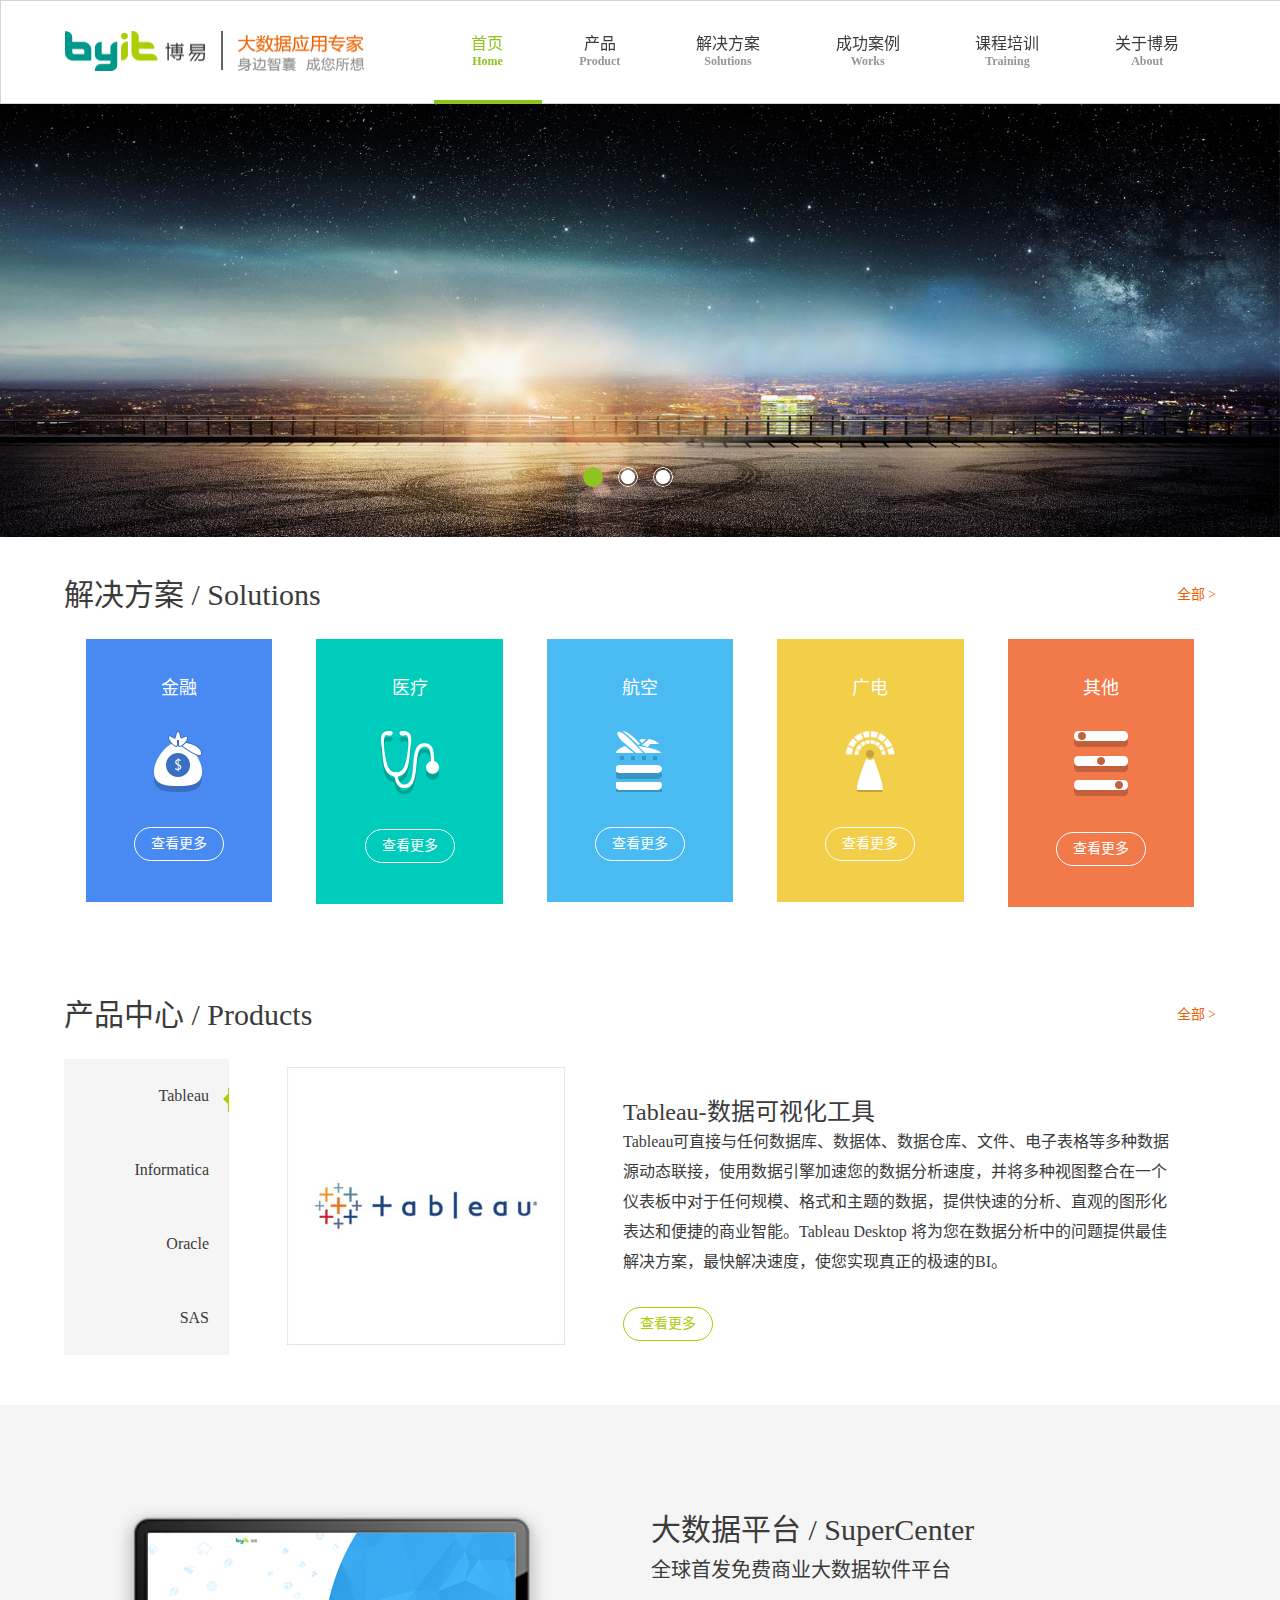
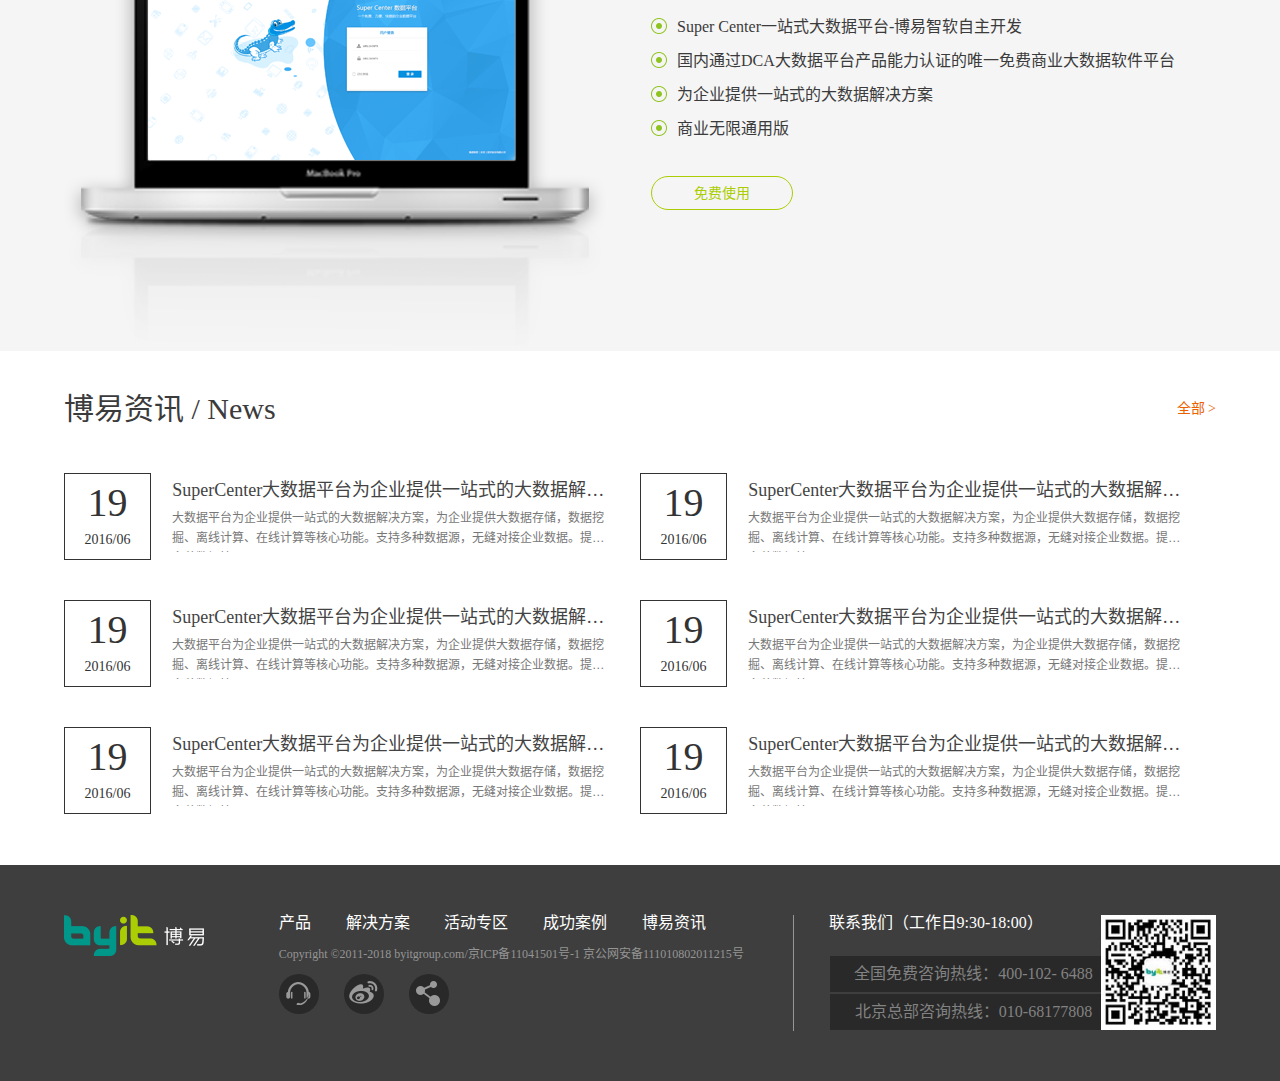
<file: index.html>
﻿<!DOCTYPE html>
<html lang="zh-CN">

<head>
    <meta content="text/html;charset=utf-8" http-equiv="content-type">
    <meta name="viewport" content="initial-scale=1.0,maximum-scale=1.0,minimum-scale=1.0,user-scalable=0,width=device-width" />
    <meta name="description" content="">
    <meta name="keywords" content="">
    <title>首页</title>
    <link href="css/style.css" rel="stylesheet" type="text/css" />
    <script type="text/javascript" charset="utf-8" src="js/jquery.min.js"></script>
    <script type="text/javascript" charset="utf-8" src="js/index.js"></script>
    <link rel="stylesheet" media="screen and (max-width:1023px)" href="css/phone.css" />
</head>

<body>
    <!--头部开始-->
    <div class="by-header">
        <div class="content">
            <!--头部logo-->
            <div class="by-logo"></div>
            <!--头部导航-->
            <div class="nav">
            <ul class="by-h-nav">
                <li>
                    <div class="current">
                        <a href='index.html'>首页<br/><b>Home</b></a>
                    </div>
                </li>
                <li>
                    <div>
                        <a href='productCenter.html'>产品<br/><b>Product</b></a>
                        <div class="by-drop-down">
                            <p><a href="#">SuperCenter</a></p>
                            <p><a href="#">Tableau</a></p>
                            <p><a href="#">Informatica</a></p>
                            <p><a href="#">Oracle</a></p>
                            <p><a href="#">SAS</a></p>
                        </div>
                    </div>
                </li>
                <li>
                    <div>
                        <a href='solutions.html'>解决方案<br/><b>Solutions</b></a>
                        <div class="by-drop-down drop-down-So">
                            <p><a href="#">金融</a></p>
                            <p><a href="#">医疗</a></p>
                            <p><a href="#">航空</a></p>
                            <p><a href="#">广电</a></p>
                            <p><a href="#">其他</a></p>
                        </div>
                    </div>
                </li>
                <li>
                    <div>
                        <a href='productCenter-Tableau.html'>成功案例<br/><b>Works</b></a>
                        <div class="by-drop-down drop-down-Wo">
                            <p><a href="#">金融</a><a href="#">航空</a></p>
                            <p><a href="#">医疗</a><a href="#">电力</a></p>
                            <p><a href="#">制造</a><a href="#">政府</a></p>
                            <p><a href="#">零售</a><a href="#">商业</a></p>
                            <p><a href="#">连锁</a></p>
                        </div>
                    </div>
                </li>
                <li>
                    <div>
                        <a href='course-training.html'>课程培训<br/><b>Training</b></a>
                        <div class="by-drop-down drop-down-Wo">
                            <p><a href="#">SAS | 技能培训</a></p>
                            <p><a href="#">SAS | 认证培训</a></p>
                            <p><a href="#">Tableau|培训</a></p>
                            <p><a href="#">R语言培训</a></p>
                        </div>
                    </div>
                </li>
                <li>
                    <div>
                        <a href='contact-us.html'>关于博易<br/><b>About</b></a>
                        <div class="by-drop-down drop-down-So drop-down-Ab">
                            <p><a href="#">公司介绍</a></p>
                            <p><a href="#" rel="nofollow">荣誉证书</a></p>
                            <p><a href="#" rel="nofollow">知识产权</a></p>
                            <p><a href="#" rel="nofollow">招贤纳士</a></p>
                            <p><a href="#" rel="nofollow">联系我们</a></p>
                        </div>
                    </div>  
                </li>
            </ul>
            <div class="curBg"></div>
            </div>
            <div class="drop-down-ba"></div>
        </div>
    </div>
    <!--头部结束-->
    <!--轮播图开始-->
    <div class="slider" style='height:650px;'>
        <ul>
            <li>
                <img src="img/banner1.jpg" class="banner" style=''>
            </li>
            <li>
                <img src="img/banner1.jpg" class="banner" style=''>
            </li>
            <li>
                <img src="img/banner1.jpg" class="banner" style=''>
            </li>
        </ul>
        <div class="navigation">
            <span class="prev"></span>
            <span class="next"></span>
        </div>
        <div class="fo"></div>
    </div>
    <!--轮播图结束-->
    <!--解决方案开始-->
    <div class="main">
        <div class="content">
        <p class="biti">解决方案 / Solutions</p><span class="gd"><a href="#">全部 ></a></span>
            <div class="main-So">
                <ul>
                    <li>
                        <a href="#">
                        <div class="main-So-Jr">
                            <p>金融</p>
                            <div class="So-Jr"></div>
                            <p class="So-Jr-ys">查看更多</p>
                        </div>
                        </a>
                    </li>
                    <li>
                        <a href="#">
                        <div class="main-So-Yl">
                            <p>医疗</p>
                            <div class="So-Yl"></div>
                            <p class="So-Yl-ys">查看更多</p>
                        </div>
                        </a>
                    </li>
                    <li>
                        <a href="#">
                        <div class="main-So-Hk">
                            <p>航空</p>
                            <div class="So-Hk"></div>
                            <p class="So-Hk-ys">查看更多</p>
                        </div>
                        </a>
                    </li>
                    <li>
                        <a href="#">
                        <div class="main-So-Gd">
                            <p>广电</p>
                            <div class="So-Gd"></div>
                            <p class="So-Gd-ys">查看更多</p>
                        </div>
                        </a>
                    </li>
                    <li>
                        <a href="#">
                        <div class="main-So-Qt">
                            <p>其他</p>
                            <div class="So-Qt"></div>
                            <p class="So-Qt-ys">查看更多</p>
                        </div>
                        </a>
                    </li>
                </ul>
            </div>
        </div>
    </div>
    <!--解决方案结束-->
    <!--产品中心开始-->
    <div class="main">
        <div class="content">
        <p class="biti">产品中心 / Products</p><span class="gd"><a href="#">全部 ></a></span>
            <div class="main-Pr">
                <div class="main-Pr-left fl">
                    <ul>
                        <li>Tableau<i class="ii"></i></li>
                        <li>Informatica<i></i></li>
                        <li>Oracle<i></i></li>
                        <li>SAS<i></i></li>
                    </ul>
                </div>
                <div class="main-Pr-right fl">
                    <div class="Pr-Tab Tab01">
                        <span class="main-Pr-t">
                            <img src="img/tab1.jpg" />
                        </span>
                        <span class="main-Pr-z">
                            <p class="main-Pr-b">Tableau-数据可视化工具</p>
                            <p class="Tab-pp">Tableau可直接与任何数据库、数据体、数据仓库、文件、电子表格等多种数据源动态联接，使用数据引擎加速您的数据分析速度，并将多种视图整合在一个仪表板中对于任何规模、格式和主题的数据，提供快速的分析、直观的图形化表达和便捷的商业智能。Tableau Desktop 将为您在数据分析中的问题提供最佳解决方案，最快解决速度，使您实现真正的极速的BI。</p>
                            <p class="So-Yl-ys main-Pr-gd"><a href="#">查看更多</a></p>
                        </span>
                    </div>
                    <div class="Pr-Tab">
                        <span class="main-Pr-t">
                            <img src="img/tab2.jpg" />
                        </span>
                        <span class="main-Pr-z">
                            <p class="main-Pr-b">Informatica-独立企业数据集成软件</p>
                            <p class="Tab-pp">Informatica提供了统一数据访问功能，让用户访问几乎所有的企业数据类型，其中包括结构化、非结构化和半结构化数据；关系、大型机、文件和基于标准的数据；消息队列数据。借助Informatica数据集成平台，企业用户能够实现广泛的数据连接，包括结构化、半结构化、非结构化的数据连接。在大数据时代为Hadoop平台、SAS、SAP等提供接口，更与报表工具Tableau捆绑，经过Informatica处理后的数据可直接在Informatica平台中做报表，并能快速的做可视化分析。</p>
                            <p class="So-Yl-ys main-Pr-gd"><a href="#">查看更多</a></p>
                        </span>
                    </div>
                    <div class="Pr-Tab">
                        <span class="main-Pr-t">
                            <img src="img/tab3.jpg" />
                        </span>
                        <span class="main-Pr-z">
                            <p class="main-Pr-b">Oracle-客户体验云</p>
                            <p class="Tab-pp">Oracle全球支持基础架构为软件、系统和一体化数据解决方案提供领先的客户服务。在SaaS及云应用领域给予共享、弹性可扩展的平台，甲骨文拥有众多100%开放标准的应用解决方案。Oracle针对企业资源规划、预算、财务报告、人本资本管理（HCM）、销售和市场营销、客户服务等多方面提供全面的业务应用套件。</p>
                            <p class="So-Yl-ys main-Pr-gd"><a href="#">查看更多</a></p>
                        </span>
                    </div>
                    <div class="Pr-Tab">
                        <span class="main-Pr-t">
                            <img src="img/tab4.jpg" />
                        </span>
                        <span class="main-Pr-z">
                            <p class="main-Pr-b">SAS－全球商业和大数据分析软件</p>
                            <p class="Tab-pp">SAS基于数据仓库、统计分析、数据挖掘和各种报表与分析展现的核心产品与技术。全球50,000多家企业都在通过SAS软件对数据进行深入挖掘，帮助企业更快、更准确地进行业务决策，只有SAS在综合的企业智能平台内提供一流的数据整合、存储、分析和商业智能应用。</p>
                            <p class="So-Yl-ys main-Pr-gd"><a href="#">查看更多</a></p>
                        </span>
                    </div>
                </div>
            </div>
        </div>
    </div>
    <!--产品中心结束-->
    <!--大数据平台开始-->
    <div class="main nain-super">
        <div class="content">
            <div class="main-Su">
                <img src="img/super.png" />
            </div>
            <div class="main-Su" style="padding-left:45px">
                <p class="Su-biti">大数据平台 / SuperCenter</p>
                <p class="Su-fbi">全球首发免费商业大数据软件平台</p>
                <p><i></i>Super Center一站式大数据平台-博易智软自主开发</p>
                <p><i></i>国内通过DCA大数据平台产品能力认证的唯一免费商业大数据软件平台</p>
                <p><i></i>为企业提供一站式的大数据解决方案</p>
                <p><i></i>商业无限通用版</p>
                <p class="So-Yl-ys main-Pr-gd"><a href="#">免费使用</a></p>
            </div>
        </div>
    </div>
    <!--大数据平台结束-->
    <!--博易资讯开始-->
    <div class="main">
        <div class="content">
            <p class="biti">博易资讯 / News</p><span class="gd"><a href="#">全部 ></a></span>
            <div class="main-Ne">
                <ul>
                    <li>
                        <a href="#">
                            <div class="newDate">
                                <span>19</span>
                                <em>2016/06</em>
                            </div>
                            <div class="newsText">
                                <h4>SuperCenter大数据平台为企业提供一站式的大数据解决方案</h4>
                                <p>大数据平台为企业提供一站式的大数据解决方案，为企业提供大数据存储，数据挖掘、离线计算、在线计算等核心功能。支持多种数据源，无缝对接企业数据。提供多种数据接口。</p>
                            </div>
                        </a>
                    </li>
                    <li>
                        <a href="#">
                            <div class="newDate">
                                <span>19</span>
                                <em>2016/06</em>
                            </div>
                            <div class="newsText">
                                <h4>SuperCenter大数据平台为企业提供一站式的大数据解决方案</h4>
                                <p>大数据平台为企业提供一站式的大数据解决方案，为企业提供大数据存储，数据挖掘、离线计算、在线计算等核心功能。支持多种数据源，无缝对接企业数据。提供多种数据接口。</p>
                            </div>
                        </a>
                    </li>
                    <li>
                        <a href="#">
                            <div class="newDate">
                                <span>19</span>
                                <em>2016/06</em>
                            </div>
                            <div class="newsText">
                                <h4>SuperCenter大数据平台为企业提供一站式的大数据解决方案</h4>
                                <p>大数据平台为企业提供一站式的大数据解决方案，为企业提供大数据存储，数据挖掘、离线计算、在线计算等核心功能。支持多种数据源，无缝对接企业数据。提供多种数据接口。</p>
                            </div>
                        </a>
                    </li>
                    <li>
                        <a href="#">
                            <div class="newDate">
                                <span>19</span>
                                <em>2016/06</em>
                            </div>
                            <div class="newsText">
                                <h4>SuperCenter大数据平台为企业提供一站式的大数据解决方案</h4>
                                <p>大数据平台为企业提供一站式的大数据解决方案，为企业提供大数据存储，数据挖掘、离线计算、在线计算等核心功能。支持多种数据源，无缝对接企业数据。提供多种数据接口。</p>
                            </div>
                        </a>
                    </li>
                    <li>
                        <a href="#">
                            <div class="newDate">
                                <span>19</span>
                                <em>2016/06</em>
                            </div>
                            <div class="newsText">
                                <h4>SuperCenter大数据平台为企业提供一站式的大数据解决方案</h4>
                                <p>大数据平台为企业提供一站式的大数据解决方案，为企业提供大数据存储，数据挖掘、离线计算、在线计算等核心功能。支持多种数据源，无缝对接企业数据。提供多种数据接口。</p>
                            </div>
                        </a>
                    </li>
                    <li>
                        <a href="#">
                            <div class="newDate">
                                <span>19</span>
                                <em>2016/06</em>
                            </div>
                            <div class="newsText">
                                <h4>SuperCenter大数据平台为企业提供一站式的大数据解决方案</h4>
                                <p>大数据平台为企业提供一站式的大数据解决方案，为企业提供大数据存储，数据挖掘、离线计算、在线计算等核心功能。支持多种数据源，无缝对接企业数据。提供多种数据接口。</p>
                            </div>
                        </a>
                    </li>
                </ul>
            </div>
        </div>
    </div>
    <!--博易资讯结束-->
    <!--联系我们开始-->
    <div class="main foo">
        <div class="content">
            <ul class="main-foo">
                <li>
                    <img src="img/footer-logo.png" alt="" class="footer-logo" />
                </li>
                <li class="foo-li-pdlef">
                        <a href="#" class="footer-aa">产品</a>
                        <a href="#" class="footer-aa">解决方案</a>
                        <a href="#" class="footer-aa">活动专区</a>
                        <a href="#" class="footer-aa">成功案例</a>
                        <a href="#" class="footer-aa">博易资讯</a>
                        <p class="mail-li-copy">Copyright ©2011-2018 byitgroup.com/京ICP备11041501号-1 京公网安备111010802011215号</p>
                        <p class="main-li">
                            <span class="main-lianxi">
                                <a href="#"><em class="main-lianxi-kf"></em></a><i></i>
                            </span>
                            <span class="main-lianxi">
                                <a href="#"><em class="main-lianxi-wb"></em></a><i></i>
                            </span>
                            <span class="main-lianxi">
                                <a href="#"><em class="main-lianxi-oa"></em></a><i></i>
                            </span>
                        </p>
                </li>
                <li class="foo-li-sty">
                    <a href="#" class="contactus">联系我们</a><em>（工作日9:30-18:00）</em>
                    <p class="dh mgtop24 mgright60">全国免费咨询热线：400-102- 6488</p>
                    <p class="dh mgright60">北京总部咨询热线：010-68177808</p>
                    <img src="img/erweima.jpg" alt="" class="footer-erweima" />
                </li>
            </ul>
        </div>
    </div>
    <!--联系我们结束-->
</body>
<!--轮播图-->
<script type="text/javascript" src="js/yxMobileSlider.js"></script>
<script>
$(".slider").yxMobileSlider({
    during: 3000
});
</script>
</html>
</file>
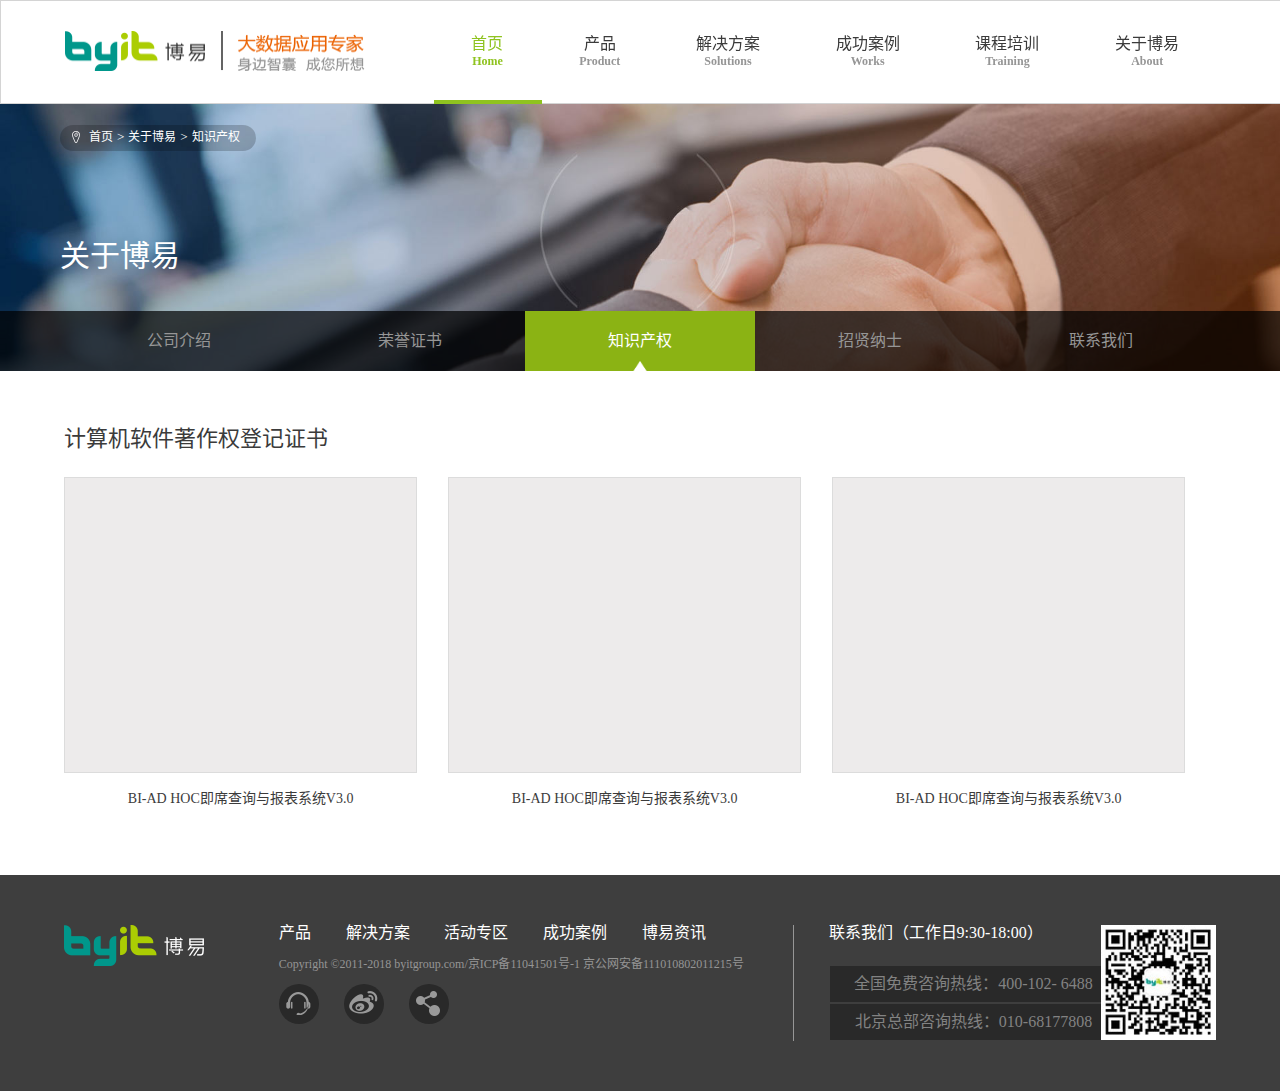
<file: about.html>
﻿<!DOCTYPE html>
<html lang="zh-CN">

<head>
    <meta content="text/html;charset=utf-8" http-equiv="content-type">
    <meta name="viewport" content="initial-scale=1.0,maximum-scale=1.0,minimum-scale=1.0,user-scalable=0,width=device-width" />
    <meta name="description" content="">
    <meta name="keywords" content="">
    <title>知识产权</title>
    <link rel="stylesheet" href="css/style.css" type="text/css" />
    <link rel="stylesheet" href="css/about.css" type="text/css" />
    <script type="text/javascript" charset="utf-8" src="js/jquery.min.js"></script>
    <script type="text/javascript" charset="utf-8" src="js/index.js"></script>
    <link rel="stylesheet" media="screen and (max-width:1023px)" href="css/phone.css" />
</head>

<body>
    <!--头部开始-->
    <div class="by-header">
        <div class="content">
            <!--头部logo-->
            <div class="by-logo"></div>
            <!--头部导航-->
            <div class="nav">
            <ul class="by-h-nav">
                <li>
                    <div class="current">
                        <a href='index.html'>首页<br/><b>Home</b></a>
                    </div>
                </li>
                <li>
                    <div>
                        <a href='productCenter.html'>产品<br/><b>Product</b></a>
                        <div class="by-drop-down">
                            <p><a href="#">SuperCenter</a></p>
                            <p><a href="#">Tableau</a></p>
                            <p><a href="#">Informatica</a></p>
                            <p><a href="#">Oracle</a></p>
                            <p><a href="#">SAS</a></p>
                        </div>
                    </div>
                </li>
                <li>
                    <div>
                        <a href='solutions.html'>解决方案<br/><b>Solutions</b></a>
                        <div class="by-drop-down drop-down-So">
                            <p><a href="#">金融</a></p>
                            <p><a href="#">医疗</a></p>
                            <p><a href="#">航空</a></p>
                            <p><a href="#">广电</a></p>
                            <p><a href="#">其他</a></p>
                        </div>
                    </div>
                </li>
                <li>
                    <div>
                        <a href='productCenter-Tableau.html'>成功案例<br/><b>Works</b></a>
                        <div class="by-drop-down drop-down-Wo">
                            <p><a href="#">金融</a><a href="#">航空</a></p>
                            <p><a href="#">医疗</a><a href="#">电力</a></p>
                            <p><a href="#">制造</a><a href="#">政府</a></p>
                            <p><a href="#">零售</a><a href="#">商业</a></p>
                            <p><a href="#">连锁</a></p>
                        </div>
                    </div>
                </li>
                <li>
                    <div>
                        <a href='course-training.html'>课程培训<br/><b>Training</b></a>
                        <div class="by-drop-down drop-down-Wo">
                            <p><a href="#">SAS | 技能培训</a></p>
                            <p><a href="#">SAS | 认证培训</a></p>
                            <p><a href="#">Tableau|培训</a></p>
                            <p><a href="#">R语言培训</a></p>
                        </div>
                    </div>
                </li>
                <li>
                    <div>
                        <a href='contact-us.html'>关于博易<br/><b>About</b></a>
                        <div class="by-drop-down drop-down-So drop-down-Ab">
                            <p><a href="#">公司介绍</a></p>
                            <p><a href="#" rel="nofollow">荣誉证书</a></p>
                            <p><a href="#" rel="nofollow">知识产权</a></p>
                            <p><a href="#" rel="nofollow">招贤纳士</a></p>
                            <p><a href="#" rel="nofollow">联系我们</a></p>
                        </div>
                    </div>  
                </li>
            </ul>
            <div class="curBg"></div>
            </div>
            <div class="drop-down-ba"></div>
        </div>
    </div>
    <!--头部结束-->
    <!--轮播图开始-->
    <div class="slider slider2">
        <ul>
            <li>
                <img src="img/aboutbyit.jpg" class="banner" />
            </li>
        </ul>
        <div class="nowWezhi">
            <ol>
                <b class='zhishi'><img src="img/zhishi_03.png" alt=""></b>
                <li>首页</li>
                <span class='fuhao'>></span>
                <li>关于博易</li>
                <span class='fuhao'>></span>
                <li>知识产权</li>
            </ol>
            <div class="ban_title solucolor">
                <h5>关于博易</h5>
            </div>
        </div>
    </div>
    <!--轮播图结束-->
    <!--左右滚动导航开始-->
        <div class="nav_aboutbyit">
            <div class="content">
                <ul class="aboutbyit_con">
                    <li>
                        <div class="box"><a href="#"">公司介绍</a></div>
                    </li>
                    <li>
                        <div class="box"><a href="#">荣誉证书</a></div>
                    </li>
                    <li>
                        <div class="box"><a href="#" class="cur_sty02">知识产权</a></div>
                    </li>
                    <li>
                        <div class="box"><a href="#">招贤纳士</a></div>
                    </li>
                    <li>
                        <div class="box"><a href="#">联系我们</a></div>
                    </li>
                </ul>   
            </div>
        </div>
    <!--左右滚动导航结束-->


    <!--解决方案开始-->
    <div class="main" style="padding-top:0;">
        <div class="content">
        <h3 class="ipr-tit">计算机软件著作权登记证书</h3>
            <div class="main-So">
                <ul>
                    <li>
                        <dl>
                            <dt></dt>
                            <dd>BI-AD HOC即席查询与报表系统V3.0</dd>
                        </dl>
                    </li>
                    <li>
                        <dl>
                            <dt></dt>
                            <dd>BI-AD HOC即席查询与报表系统V3.0</dd>
                        </dl>
                    </li>
                    <li>
                        <dl>
                            <dt></dt>
                            <dd>BI-AD HOC即席查询与报表系统V3.0</dd>
                        </dl>
                    </li>
                </ul>
            </div>
        </div>
    </div>
    <!--解决方案结束-->
    <!--联系我们开始-->
    <div class="main foo">
        <div class="content">
            <ul class="main-foo">
                <li>
                    <img src="img/footer-logo.png" alt="" class="footer-logo" />
                </li>
                <li class="foo-li-pdlef">
                        <a href="#" class="footer-aa">产品</a>
                        <a href="#" class="footer-aa">解决方案</a>
                        <a href="#" class="footer-aa">活动专区</a>
                        <a href="#" class="footer-aa">成功案例</a>
                        <a href="#" class="footer-aa">博易资讯</a>
                        <p class="mail-li-copy">Copyright ©2011-2018 byitgroup.com/京ICP备11041501号-1 京公网安备111010802011215号</p>
                        <p class="main-li">
                            <span class="main-lianxi">
                                <a href="#"><em class="main-lianxi-kf"></em></a><i></i>
                            </span>
                            <span class="main-lianxi">
                                <a href="#"><em class="main-lianxi-wb"></em></a><i></i>
                            </span>
                            <span class="main-lianxi">
                                <a href="#"><em class="main-lianxi-oa"></em></a><i></i>
                            </span>
                        </p>
                </li>
                <li class="foo-li-sty">
                    <a href="#" class="contactus">联系我们</a><em>（工作日9:30-18:00）</em>
                    <p class="dh mgtop24 mgright60">全国免费咨询热线：400-102- 6488</p>
                    <p class="dh mgright60">北京总部咨询热线：010-68177808</p>
                    <img src="img/erweima.jpg" alt="" class="footer-erweima" />
                </li>
            </ul>
        </div>
    </div>
    <!--联系我们结束-->
</body>
<!--轮播图-->
<script type="text/javascript" src="js/yxMobileSlider.js"></script>
<script>
$(".slider").yxMobileSlider({
    during: 3000
});

</script>

</html>
</file>
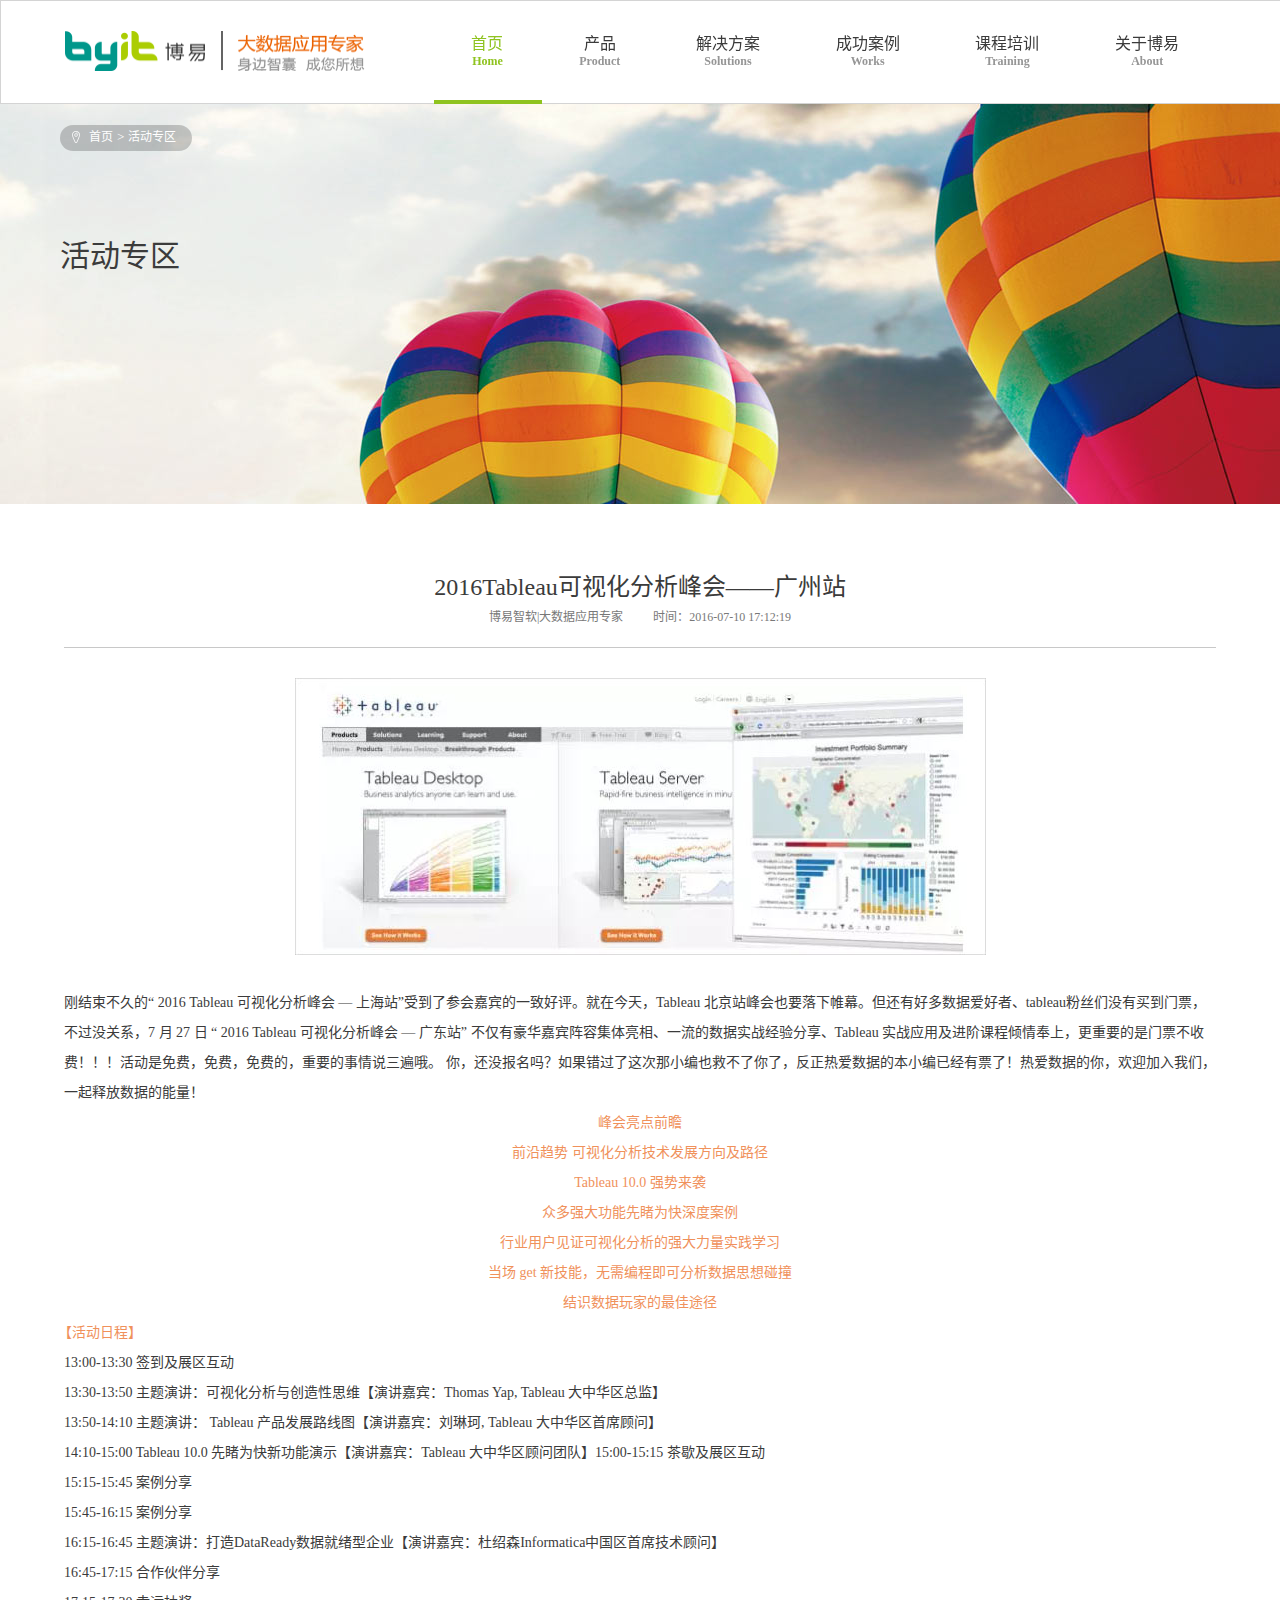
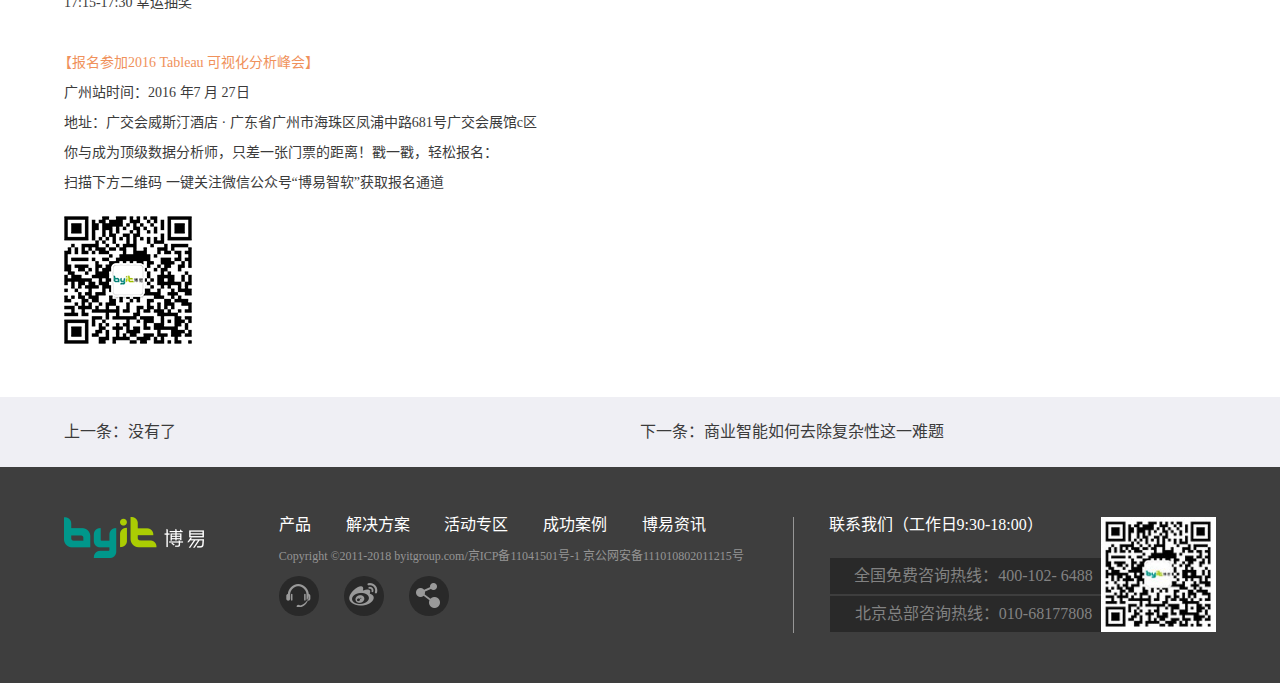
<file: activite-area-detail.html>
<!DOCTYPE html>
<html lang="zh-CN">

<head>
    <meta content="text/html;charset=utf-8" http-equiv="content-type">
    <meta name="viewport" content="initial-scale=1.0,maximum-scale=1.0,minimum-scale=1.0,user-scalable=0,width=device-width" />
    <meta name="description" content="">
    <meta name="keywords" content="">
    <title>活动专区详情页</title>
    <link href="css/style.css" rel="stylesheet" type="text/css" />
    <link rel="stylesheet" href="css/activity.css">
    <script type="text/javascript" charset="utf-8" src="js/jquery.min.js"></script>
    <script type="text/javascript" charset="utf-8" src="js/index.js"></script>
    <link rel="stylesheet" media="screen and (max-width:1023px)" href="css/phone.css" />
</head>

<body>
    <!--头部开始-->
    <div class="by-header">
        <div class="content">
            <!--头部logo-->
            <div class="by-logo"></div>
            <!--头部导航-->
            <div class="nav">
            <ul class="by-h-nav">
                <li>
                    <div class="current">
                        <a href='index.html'>首页<br/><b>Home</b></a>
                    </div>
                </li>
                <li>
                    <div>
                        <a href='productCenter.html'>产品<br/><b>Product</b></a>
                        <div class="by-drop-down">
                            <p><a href="#">SuperCenter</a></p>
                            <p><a href="#">Tableau</a></p>
                            <p><a href="#">Informatica</a></p>
                            <p><a href="#">Oracle</a></p>
                            <p><a href="#">SAS</a></p>
                        </div>
                    </div>
                </li>
                <li>
                    <div>
                        <a href='solutions.html'>解决方案<br/><b>Solutions</b></a>
                        <div class="by-drop-down drop-down-So">
                            <p><a href="#">金融</a></p>
                            <p><a href="#">医疗</a></p>
                            <p><a href="#">航空</a></p>
                            <p><a href="#">广电</a></p>
                            <p><a href="#">其他</a></p>
                        </div>
                    </div>
                </li>
                <li>
                    <div>
                        <a href='productCenter-Tableau.html'>成功案例<br/><b>Works</b></a>
                        <div class="by-drop-down drop-down-Wo">
                            <p><a href="#">金融</a><a href="#">航空</a></p>
                            <p><a href="#">医疗</a><a href="#">电力</a></p>
                            <p><a href="#">制造</a><a href="#">政府</a></p>
                            <p><a href="#">零售</a><a href="#">商业</a></p>
                            <p><a href="#">连锁</a></p>
                        </div>
                    </div>
                </li>
                <li>
                    <div>
                        <a href='course-training.html'>课程培训<br/><b>Training</b></a>
                        <div class="by-drop-down drop-down-Wo">
                            <p><a href="#">SAS | 技能培训</a></p>
                            <p><a href="#">SAS | 认证培训</a></p>
                            <p><a href="#">Tableau|培训</a></p>
                            <p><a href="#">R语言培训</a></p>
                        </div>
                    </div>
                </li>
                <li>
                    <div>
                        <a href='contact-us.html'>关于博易<br/><b>About</b></a>
                        <div class="by-drop-down drop-down-So drop-down-Ab">
                            <p><a href="#">公司介绍</a></p>
                            <p><a href="#" rel="nofollow">荣誉证书</a></p>
                            <p><a href="#" rel="nofollow">知识产权</a></p>
                            <p><a href="#" rel="nofollow">招贤纳士</a></p>
                            <p><a href="#" rel="nofollow">联系我们</a></p>
                        </div>
                    </div>  
                </li>
            </ul>
            <div class="curBg"></div>
            </div>
            <div class="drop-down-ba"></div>
        </div>
    </div>
    <!--头部结束-->
    <!--轮播图开始-->
    <div class="slider slider2">
        <ul>
            <li>
                <img src="img/activite.jpg" class="banner">
            </li>
        </ul>
        <div class="nowWezhi">
        	<ol>
        		<b class='zhishi'><img src="img/zhishi_03.png" alt=""></b>
        		<li>首页</li>
        		<span class='fuhao'>></span>
        		<li>活动专区</li>
        	</ol>
        	<div class="ban_title">
	        	<h5>活动专区</h5>
	        </div>
        </div>
    </div>
    <!--轮播图结束-->
    <!--活动详情开始-->
    <div class="main">
        <div class="content">
            <div class="activ-detail-header">
                <h2>2016Tableau可视化分析峰会——广州站</h2>
                <h6>博易智软|大数据应用专家<span>时间：2016-07-10 17:12:19</span></h6>    
            </div>
            <div class="main-So">
                <p class="solu-img"><img src="img/hd_detail_img01.jpg" /></p>
                <p class="solu-psty">刚结束不久的“ 2016 Tableau 可视化分析峰会 — 上海站”受到了参会嘉宾的一致好评。就在今天，Tableau 北京站峰会也要落下帷幕。但还有好多数据爱好者、tableau粉丝们没有买到门票，不过没关系，7 月 27 日 “ 2016 Tableau 可视化分析峰会 — 广东站” 不仅有豪华嘉宾阵容集体亮相、一流的数据实战经验分享、Tableau 实战应用及进阶课程倾情奉上，更重要的是门票不收费！！！活动是免费，免费，免费的，重要的事情说三遍哦。
你，还没报名吗？如果错过了这次那小编也救不了你了，反正热爱数据的本小编已经有票了！热爱数据的你，欢迎加入我们，一起释放数据的能量！</p>
                <p class="solu-psty align_center color02">峰会亮点前瞻 </p>
                <p class="solu-psty align_center color02">前沿趋势   可视化分析技术发展方向及路径</p>
                <p class="solu-psty align_center color02">Tableau    10.0 强势来袭</p> 
                <p class="solu-psty align_center color02">众多强大功能先睹为快深度案例</p>  
                <p class="solu-psty align_center color02">行业用户见证可视化分析的强大力量实践学习</p>   
                <p class="solu-psty align_center color02">当场 get 新技能，无需编程即可分析数据思想碰撞</p>
                <p class="solu-psty align_center color02">结识数据玩家的最佳途径</p>

                <p class="solu-psty color02 mgleft_fu">【活动日程】</p>
                <p class="solu-psty">13:00-13:30 签到及展区互动</p>
                <p class="solu-psty">13:30-13:50  主题演讲：可视化分析与创造性思维【演讲嘉宾：Thomas Yap, Tableau 大中华区总监】</p>
                <p class="solu-psty">13:50-14:10   主题演讲： Tableau 产品发展路线图【演讲嘉宾：刘琳珂, Tableau 大中华区首席顾问】</p>
                <p class="solu-psty">14:10-15:00   Tableau 10.0 先睹为快新功能演示【演讲嘉宾：Tableau 大中华区顾问团队】15:00-15:15 茶歇及展区互动</p>
                <p class="solu-psty">15:15-15:45 案例分享</p>
                <p class="solu-psty">15:45-16:15 案例分享</p>
                <p class="solu-psty">16:15-16:45  主题演讲：打造DataReady数据就绪型企业【演讲嘉宾：杜绍森Informatica中国区首席技术顾问】</p>
                <p class="solu-psty">16:45-17:15  合作伙伴分享</p>
                <p class="solu-psty">17:15-17:30 幸运抽奖</p>

                <p class="solu-psty color02 mgtop30 mgleft_fu">【报名参加2016 Tableau 可视化分析峰会】</p>
                <p class="solu-psty">广州站时间：2016 年7 月 27日</p>
                <p class="solu-psty">地址：广交会威斯汀酒店 · 广东省广州市海珠区凤浦中路681号广交会展馆c区</p>
                <p class="solu-psty">你与成为顶级数据分析师，只差一张门票的距离！戳一戳，轻松报名：</p>
                <p class="solu-psty">扫描下方二维码 一键关注微信公众号“博易智软”获取报名通道</p>
                <p class="activ_img"><img src="img/erweima_148.jpg" /></p>

            </div>    
        </div>
    </div>
    <!--活动详情结束-->

    <!--上一篇开始-->
    <div class="main-case">
        <div class="content clear">
            <a href="#" class="prepage fl">上一条：<span>没有了</span></a> 
            <a href="#" class="uppage rg">下一条：<span>商业智能如何去除复杂性这一难题</span></a>    
        </div>   
    </div>
    <!--下一篇结束-->

    <!--联系我们开始-->
    <div class="main foo">
        <div class="content">
            <ul class="main-foo">
                <li>
                    <img src="img/footer-logo.png" alt="" class="footer-logo" />
                </li>
                <li class="foo-li-pdlef">
                        <a href="#" class="footer-aa">产品</a>
                        <a href="#" class="footer-aa">解决方案</a>
                        <a href="#" class="footer-aa">活动专区</a>
                        <a href="#" class="footer-aa">成功案例</a>
                        <a href="#" class="footer-aa">博易资讯</a>
                        <p class="mail-li-copy">Copyright ©2011-2018 byitgroup.com/京ICP备11041501号-1 京公网安备111010802011215号</p>
                        <p class="main-li">
                            <span class="main-lianxi">
                                <a href="#"><em class="main-lianxi-kf"></em></a><i></i>
                            </span>
                            <span class="main-lianxi">
                                <a href="#"><em class="main-lianxi-wb"></em></a><i></i>
                            </span>
                            <span class="main-lianxi">
                                <a href="#"><em class="main-lianxi-oa"></em></a><i></i>
                            </span>
                        </p>
                </li>
                <li class="foo-li-sty">
                    <a href="#" class="contactus">联系我们</a><em>（工作日9:30-18:00）</em>
                    <p class="dh mgtop24 mgright60">全国免费咨询热线：400-102- 6488</p>
                    <p class="dh mgright60">北京总部咨询热线：010-68177808</p>
                    <img src="img/erweima.jpg" alt="" class="footer-erweima" />
                </li>
            </ul>
        </div>
    </div>
    <!--联系我们结束-->
</body>
</html>
</file>
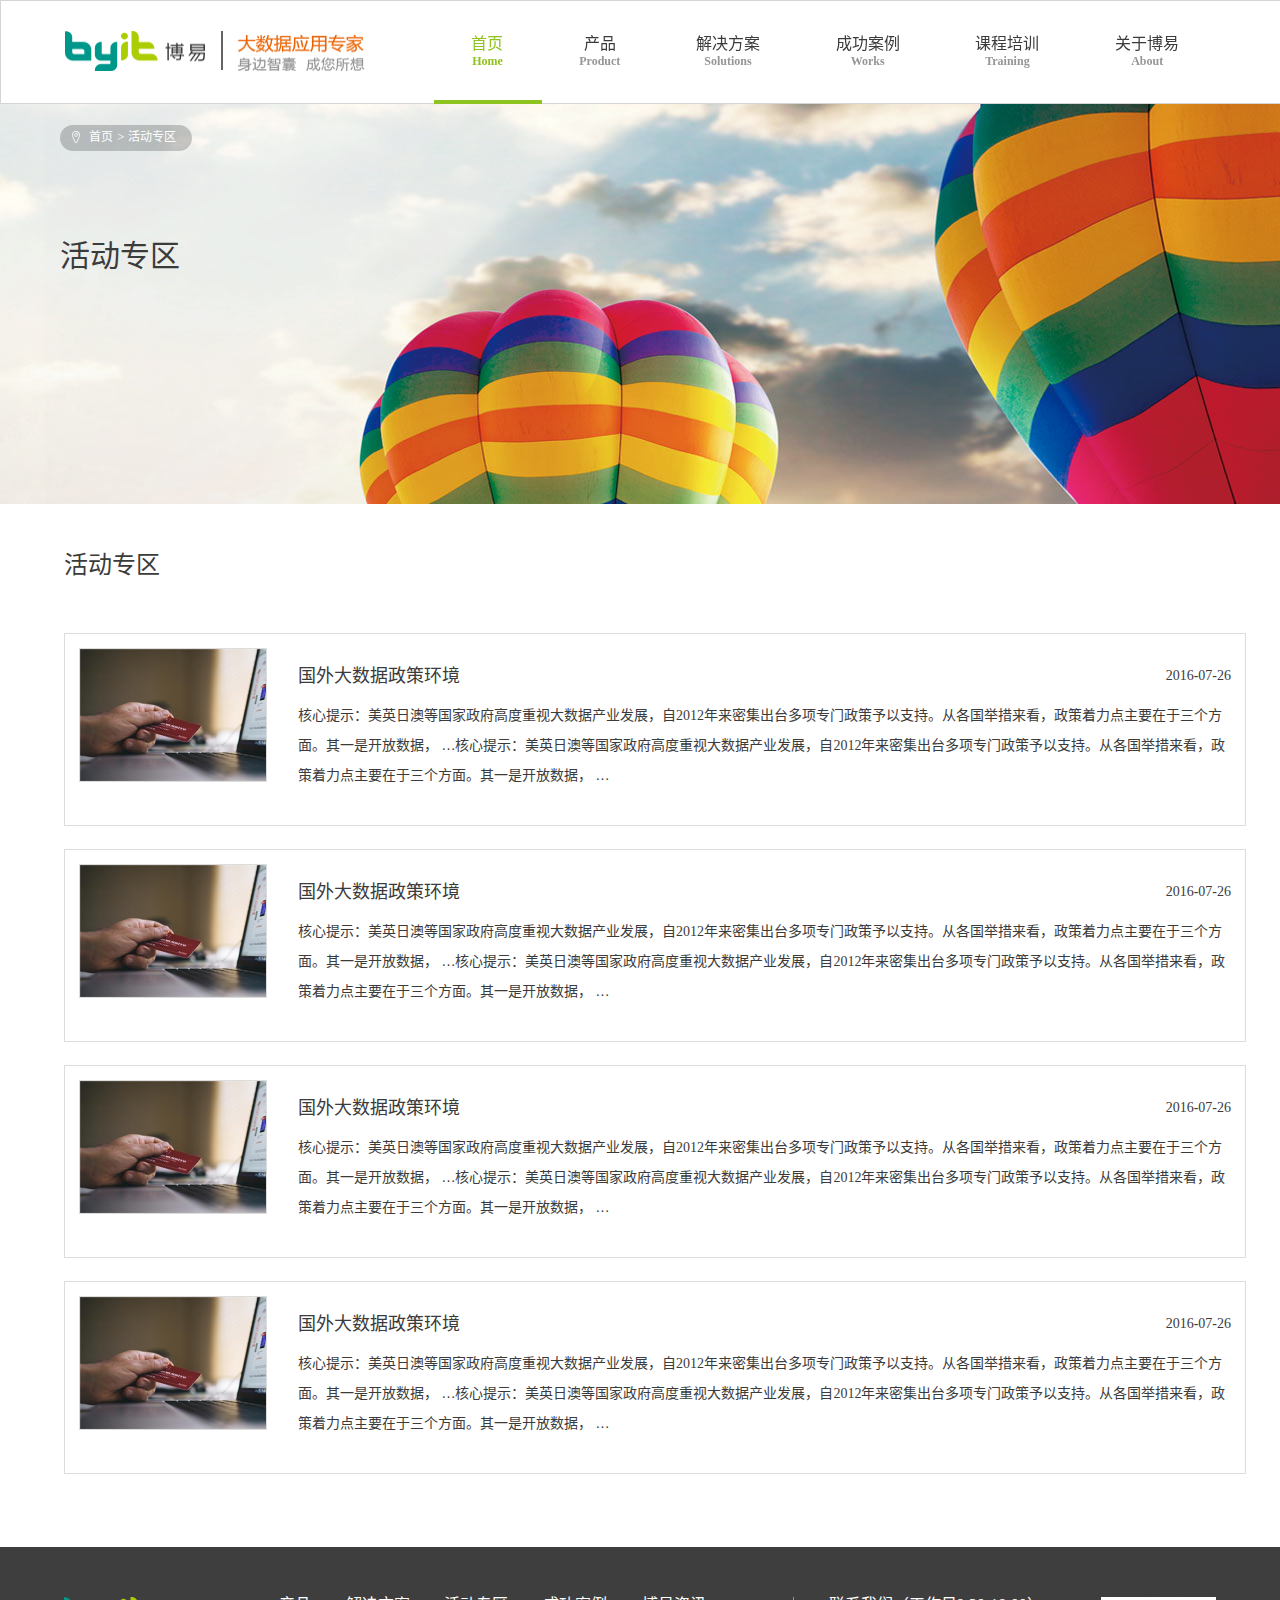
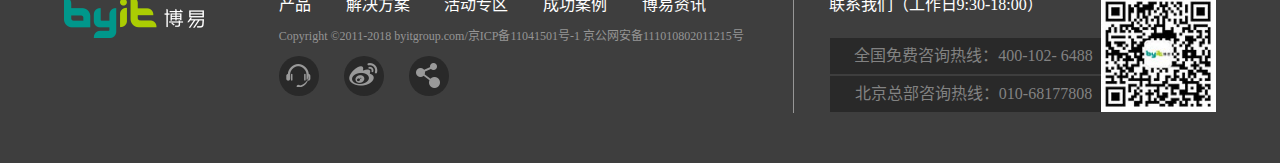
<file: activite-area.html>
<!DOCTYPE html>
<html lang="zh-CN">

<head>
    <meta content="text/html;charset=utf-8" http-equiv="content-type">
    <meta name="viewport" content="initial-scale=1.0,maximum-scale=1.0,minimum-scale=1.0,user-scalable=0,width=device-width" />
    <meta name="description" content="">
    <meta name="keywords" content="">
    <title>活动专区</title>
    <link href="css/style.css" rel="stylesheet" type="text/css" />
    <link rel="stylesheet" href="css/activity.css">
    <script type="text/javascript" charset="utf-8" src="js/jquery.min.js"></script>
    <script type="text/javascript" charset="utf-8" src="js/index.js"></script>
    <link rel="stylesheet" media="screen and (max-width:1023px)" href="css/phone.css" />
</head>

<body>
    <!--头部开始-->
    <div class="by-header">
        <div class="content">
            <!--头部logo-->
            <div class="by-logo"></div>
            <!--头部导航-->
            <div class="nav">
            <ul class="by-h-nav">
                <li>
                    <div class="current">
                        <a href='index.html'>首页<br/><b>Home</b></a>
                    </div>
                </li>
                <li>
                    <div>
                        <a href='productCenter.html'>产品<br/><b>Product</b></a>
                        <div class="by-drop-down">
                            <p><a href="#">SuperCenter</a></p>
                            <p><a href="#">Tableau</a></p>
                            <p><a href="#">Informatica</a></p>
                            <p><a href="#">Oracle</a></p>
                            <p><a href="#">SAS</a></p>
                        </div>
                    </div>
                </li>
                <li>
                    <div>
                        <a href='solutions.html'>解决方案<br/><b>Solutions</b></a>
                        <div class="by-drop-down drop-down-So">
                            <p><a href="#">金融</a></p>
                            <p><a href="#">医疗</a></p>
                            <p><a href="#">航空</a></p>
                            <p><a href="#">广电</a></p>
                            <p><a href="#">其他</a></p>
                        </div>
                    </div>
                </li>
                <li>
                    <div>
                        <a href='productCenter-Tableau.html'>成功案例<br/><b>Works</b></a>
                        <div class="by-drop-down drop-down-Wo">
                            <p><a href="#">金融</a><a href="#">航空</a></p>
                            <p><a href="#">医疗</a><a href="#">电力</a></p>
                            <p><a href="#">制造</a><a href="#">政府</a></p>
                            <p><a href="#">零售</a><a href="#">商业</a></p>
                            <p><a href="#">连锁</a></p>
                        </div>
                    </div>
                </li>
                <li>
                    <div>
                        <a href='course-training.html'>课程培训<br/><b>Training</b></a>
                        <div class="by-drop-down drop-down-Wo">
                            <p><a href="#">SAS | 技能培训</a></p>
                            <p><a href="#">SAS | 认证培训</a></p>
                            <p><a href="#">Tableau|培训</a></p>
                            <p><a href="#">R语言培训</a></p>
                        </div>
                    </div>
                </li>
                <li>
                    <div>
                        <a href='contact-us.html'>关于博易<br/><b>About</b></a>
                        <div class="by-drop-down drop-down-So drop-down-Ab">
                            <p><a href="#">公司介绍</a></p>
                            <p><a href="#" rel="nofollow">荣誉证书</a></p>
                            <p><a href="#" rel="nofollow">知识产权</a></p>
                            <p><a href="#" rel="nofollow">招贤纳士</a></p>
                            <p><a href="#" rel="nofollow">联系我们</a></p>
                        </div>
                    </div>  
                </li>
            </ul>
            <div class="curBg"></div>
            </div>
            <div class="drop-down-ba"></div>
        </div>
    </div>
    <!--头部结束-->
    <!--轮播图开始-->
    <div class="slider slider2">
        <ul>
            <li>
                <img src="img/activite.jpg" class="banner">
            </li>
        </ul>
        <div class="nowWezhi">
        	<ol>
        		<b class='zhishi'><img src="img/zhishi_03.png" alt=""></b>
        		<li>首页</li>
        		<span class='fuhao'>></span>
        		<li>活动专区</li>
        	</ol>
        	<div class="ban_title">
	        	<h5>活动专区</h5>
	        </div>
        </div>
    </div>
    <!--轮播图结束-->
    <!--行业类别开始-->
    <div class="main">
        <div class="content">
            <p class="activity-tit">活动专区</p>
            <div class="activity-box">
                <a href="#">
                    <div class="activity-img"><img src="img/solu01.jpg" /></div>
                    <div class="activty-text">
                        <p class="activty-psty"><span>国外大数据政策环境</span><i>2016-07-26</i></p> 
                        <p class="activty-pcon">核心提示：美英日澳等国家政府高度重视大数据产业发展，自2012年来密集出台多项专门政策予以支持。从各国举措来看，政策着力点主要在于三个方面。其一是开放数据， …核心提示：美英日澳等国家政府高度重视大数据产业发展，自2012年来密集出台多项专门政策予以支持。从各国举措来看，政策着力点主要在于三个方面。其一是开放数据， …</p>   
                    </div>
                </a>    
            </div>
            <div class="activity-box">
                <a href="#">
                    <div class="activity-img"><img src="img/solu01.jpg" /></div>
                    <div class="activty-text">
                        <p class="activty-psty"><span>国外大数据政策环境</span><i>2016-07-26</i></p> 
                        <p class="activty-pcon">核心提示：美英日澳等国家政府高度重视大数据产业发展，自2012年来密集出台多项专门政策予以支持。从各国举措来看，政策着力点主要在于三个方面。其一是开放数据， …核心提示：美英日澳等国家政府高度重视大数据产业发展，自2012年来密集出台多项专门政策予以支持。从各国举措来看，政策着力点主要在于三个方面。其一是开放数据， …</p>   
                    </div>
                </a>    
            </div>
            <div class="activity-box">
                <a href="#">
                    <div class="activity-img"><img src="img/solu01.jpg" /></div>
                    <div class="activty-text">
                        <p class="activty-psty"><span>国外大数据政策环境</span><i>2016-07-26</i></p> 
                        <p class="activty-pcon">核心提示：美英日澳等国家政府高度重视大数据产业发展，自2012年来密集出台多项专门政策予以支持。从各国举措来看，政策着力点主要在于三个方面。其一是开放数据， …核心提示：美英日澳等国家政府高度重视大数据产业发展，自2012年来密集出台多项专门政策予以支持。从各国举措来看，政策着力点主要在于三个方面。其一是开放数据， …</p>   
                    </div>
                </a>    
            </div>
            <div class="activity-box">
                <a href="#">
                    <div class="activity-img"><img src="img/solu01.jpg" /></div>
                    <div class="activty-text">
                        <p class="activty-psty"><span>国外大数据政策环境</span><i>2016-07-26</i></p> 
                        <p class="activty-pcon">核心提示：美英日澳等国家政府高度重视大数据产业发展，自2012年来密集出台多项专门政策予以支持。从各国举措来看，政策着力点主要在于三个方面。其一是开放数据， …核心提示：美英日澳等国家政府高度重视大数据产业发展，自2012年来密集出台多项专门政策予以支持。从各国举措来看，政策着力点主要在于三个方面。其一是开放数据， …</p>   
                    </div>
                </a>    
            </div>
        </div>
    </div>
    <!--行业类别结束-->
    <!--联系我们开始-->
    <div class="main foo">
        <div class="content">
            <ul class="main-foo">
                <li>
                    <img src="img/footer-logo.png" alt="" class="footer-logo" />
                </li>
                <li class="foo-li-pdlef">
                        <a href="#" class="footer-aa">产品</a>
                        <a href="#" class="footer-aa">解决方案</a>
                        <a href="#" class="footer-aa">活动专区</a>
                        <a href="#" class="footer-aa">成功案例</a>
                        <a href="#" class="footer-aa">博易资讯</a>
                        <p class="mail-li-copy">Copyright ©2011-2018 byitgroup.com/京ICP备11041501号-1 京公网安备111010802011215号</p>
                        <p class="main-li">
                            <span class="main-lianxi">
                                <a href="#"><em class="main-lianxi-kf"></em></a><i></i>
                            </span>
                            <span class="main-lianxi">
                                <a href="#"><em class="main-lianxi-wb"></em></a><i></i>
                            </span>
                            <span class="main-lianxi">
                                <a href="#"><em class="main-lianxi-oa"></em></a><i></i>
                            </span>
                        </p>
                </li>
                <li class="foo-li-sty">
                    <a href="#" class="contactus">联系我们</a><em>（工作日9:30-18:00）</em>
                    <p class="dh mgtop24 mgright60">全国免费咨询热线：400-102- 6488</p>
                    <p class="dh mgright60">北京总部咨询热线：010-68177808</p>
                    <img src="img/erweima.jpg" alt="" class="footer-erweima" />
                </li>
            </ul>
        </div>
    </div>
    <!--联系我们结束-->
</body>
</html>
</file>
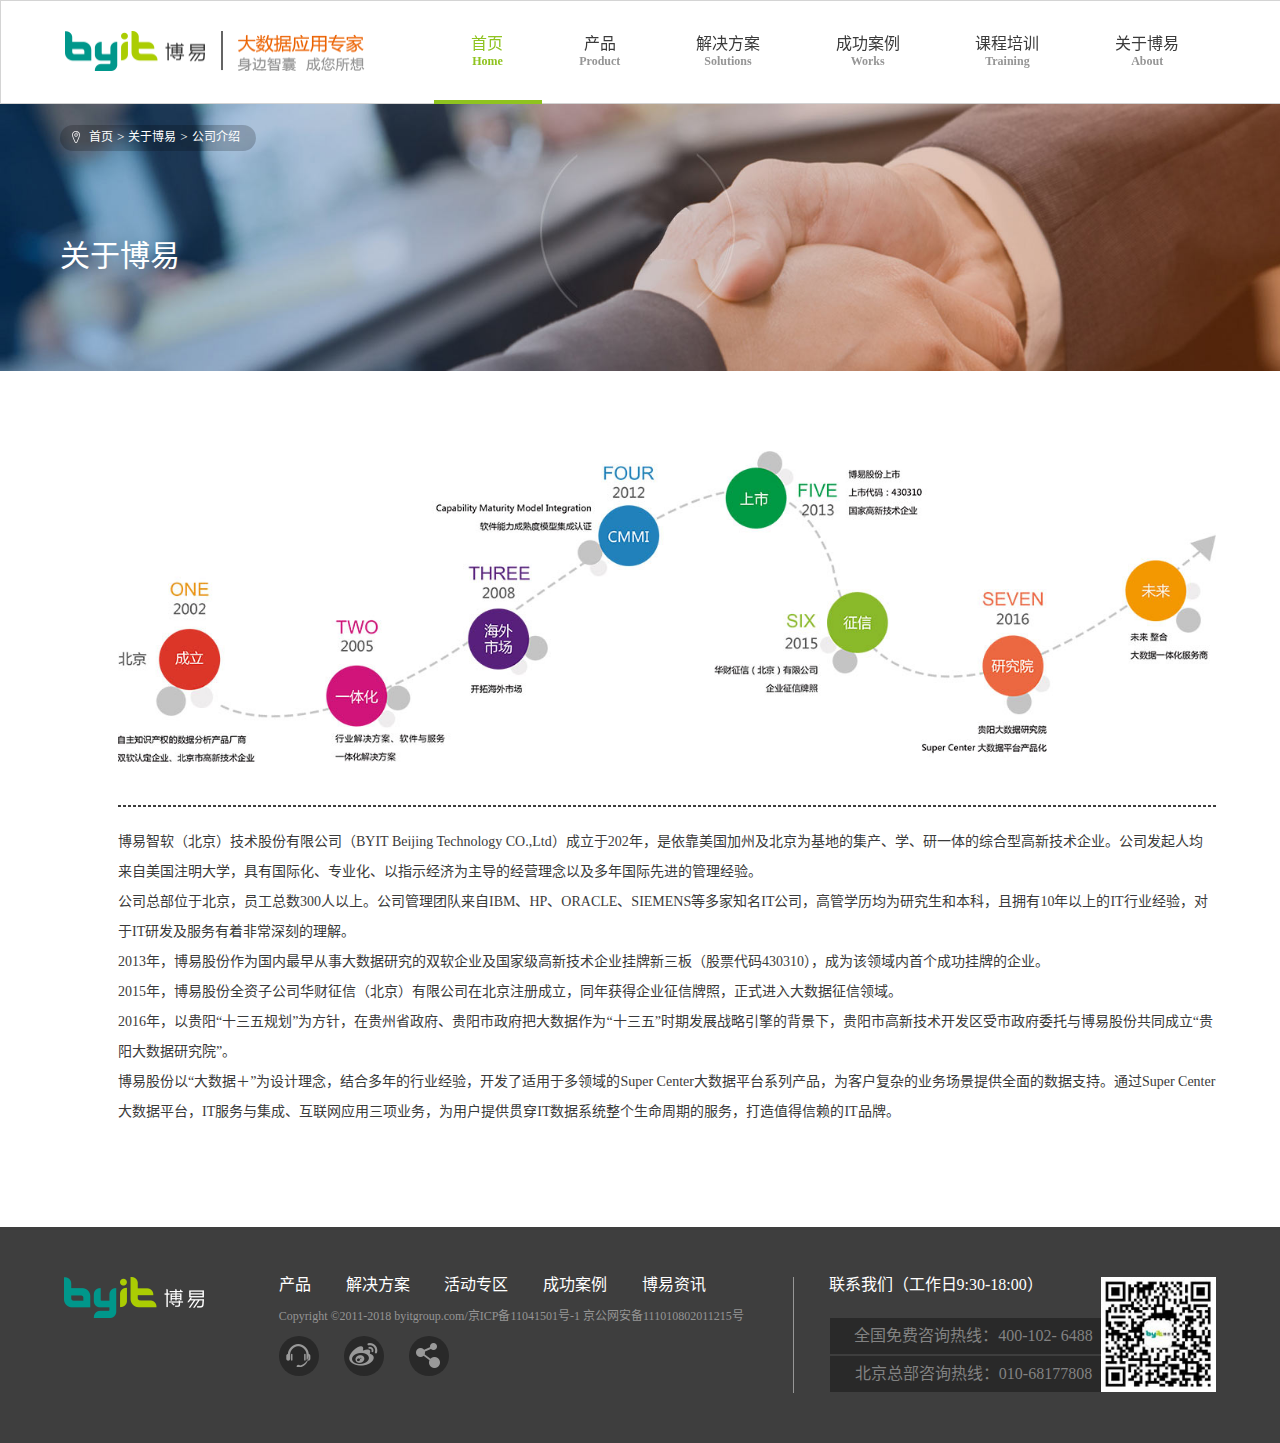
<file: company.html>
﻿<!DOCTYPE html>
<html lang="zh-CN">

<head>
    <meta content="text/html;charset=utf-8" http-equiv="content-type">
    <meta name="viewport" content="initial-scale=1.0,maximum-scale=1.0,minimum-scale=1.0,user-scalable=0,width=device-width" />
    <meta name="description" content="">
    <meta name="keywords" content="">
    <title>公司介绍</title>
    <link href="css/style.css" rel="stylesheet" type="text/css" />
    <link href="css/about.css" rel="stylesheet" type="text/css" />
    <script type="text/javascript" charset="utf-8" src="js/jquery.min.js"></script>
    <script type="text/javascript" charset="utf-8" src="js/index.js"></script>
    <link rel="stylesheet" media="screen and (max-width:1023px)" href="css/phone.css" />
</head>

<body>
    <!--头部开始-->
    <div class="by-header">
        <div class="content">
            <!--头部logo-->
            <div class="by-logo"></div>
            <!--头部导航-->
            <div class="nav">
            <ul class="by-h-nav">
                <li>
                    <div class="current">
                        <a href='index.html'>首页<br/><b>Home</b></a>
                    </div>
                </li>
                <li>
                    <div>
                        <a href='productCenter.html'>产品<br/><b>Product</b></a>
                        <div class="by-drop-down">
                            <p><a href="#">SuperCenter</a></p>
                            <p><a href="#">Tableau</a></p>
                            <p><a href="#">Informatica</a></p>
                            <p><a href="#">Oracle</a></p>
                            <p><a href="#">SAS</a></p>
                        </div>
                    </div>
                </li>
                <li>
                    <div>
                        <a href='solutions.html'>解决方案<br/><b>Solutions</b></a>
                        <div class="by-drop-down drop-down-So">
                            <p><a href="#">金融</a></p>
                            <p><a href="#">医疗</a></p>
                            <p><a href="#">航空</a></p>
                            <p><a href="#">广电</a></p>
                            <p><a href="#">其他</a></p>
                        </div>
                    </div>
                </li>
                <li>
                    <div>
                        <a href='productCenter-Tableau.html'>成功案例<br/><b>Works</b></a>
                        <div class="by-drop-down drop-down-Wo">
                            <p><a href="#">金融</a><a href="#">航空</a></p>
                            <p><a href="#">医疗</a><a href="#">电力</a></p>
                            <p><a href="#">制造</a><a href="#">政府</a></p>
                            <p><a href="#">零售</a><a href="#">商业</a></p>
                            <p><a href="#">连锁</a></p>
                        </div>
                    </div>
                </li>
                <li>
                    <div>
                        <a href='course-training.html'>课程培训<br/><b>Training</b></a>
                        <div class="by-drop-down drop-down-Wo">
                            <p><a href="#">SAS | 技能培训</a></p>
                            <p><a href="#">SAS | 认证培训</a></p>
                            <p><a href="#">Tableau|培训</a></p>
                            <p><a href="#">R语言培训</a></p>
                        </div>
                    </div>
                </li>
                <li>
                    <div>
                        <a href='contact-us.html'>关于博易<br/><b>About</b></a>
                        <div class="by-drop-down drop-down-So drop-down-Ab">
                            <p><a href="#">公司介绍</a></p>
                            <p><a href="#" rel="nofollow">荣誉证书</a></p>
                            <p><a href="#" rel="nofollow">知识产权</a></p>
                            <p><a href="#" rel="nofollow">招贤纳士</a></p>
                            <p><a href="#" rel="nofollow">联系我们</a></p>
                        </div>
                    </div>  
                </li>
            </ul>
            <div class="curBg"></div>
            </div>
            <div class="drop-down-ba"></div>
        </div>
    </div>
    <!--头部结束-->
    <!--轮播图开始-->
    <div class="slider slider2">
        <ul>
            <li>
                <img src="img/aboutbyit.jpg" class="banner">
            </li>
        </ul>
        <div class="nowWezhi">
            <ol>
                <b class='zhishi'><img src="img/zhishi_03.png" alt=""></b>
                <li>首页</li>
                <span class='fuhao'>></span>
                <li>关于博易</li>
                <span class='fuhao'>></span>
                <li>公司介绍</li>
            </ol>
            <div class="ban_title solucolor">
                <h5>关于博易</h5>
            </div>
        </div>
    </div>
    <!--轮播图结束-->   
    <!--大数据平台开始-->
    <div class="main main-bot">
        <div class="content">
            <div class="main-info">
                <p class="compay-p-img"><img src="img/company_img.jpg" /></p>
                <hr class="hrsty">
                <p class="solu-psty">博易智软（北京）技术股份有限公司（BYIT Beijing Technology CO.,Ltd）成立于202年，是依靠美国加州及北京为基地的集产、学、研一体的综合型高新技术企业。公司发起人均来自美国注明大学，具有国际化、专业化、以指示经济为主导的经营理念以及多年国际先进的管理经验。</p>
                <p class="solu-psty">公司总部位于北京，员工总数300人以上。公司管理团队来自IBM、HP、ORACLE、SIEMENS等多家知名IT公司，高管学历均为研究生和本科，且拥有10年以上的IT行业经验，对于IT研发及服务有着非常深刻的理解。</p>
                <p class="solu-psty">2013年，博易股份作为国内最早从事大数据研究的双软企业及国家级高新技术企业挂牌新三板（股票代码430310），成为该领域内首个成功挂牌的企业。</p>
                <p class="solu-psty">2015年，博易股份全资子公司华财征信（北京）有限公司在北京注册成立，同年获得企业征信牌照，正式进入大数据征信领域。</p>
                <p class="solu-psty">2016年，以贵阳“十三五规划”为方针，在贵州省政府、贵阳市政府把大数据作为“十三五”时期发展战略引擎的背景下，贵阳市高新技术开发区受市政府委托与博易股份共同成立“贵阳大数据研究院”。 </p>
                <p class="solu-psty">博易股份以“大数据＋”为设计理念，结合多年的行业经验，开发了适用于多领域的Super Center大数据平台系列产品，为客户复杂的业务场景提供全面的数据支持。通过Super Center大数据平台，IT服务与集成、互联网应用三项业务，为用户提供贯穿IT数据系统整个生命周期的服务，打造值得信赖的IT品牌。</p>
            </div>
        </div>
    </div>
    <!--大数据平台结束-->
    <!--联系我们开始-->
    <div class="main foo">
        <div class="content">
            <ul class="main-foo">
                <li>
                    <img src="img/footer-logo.png" alt="" class="footer-logo" />
                </li>
                <li class="foo-li-pdlef">
                        <a href="#" class="footer-aa">产品</a>
                        <a href="#" class="footer-aa">解决方案</a>
                        <a href="#" class="footer-aa">活动专区</a>
                        <a href="#" class="footer-aa">成功案例</a>
                        <a href="#" class="footer-aa">博易资讯</a>
                        <p class="mail-li-copy">Copyright ©2011-2018 byitgroup.com/京ICP备11041501号-1 京公网安备111010802011215号</p>
                        <p class="main-li">
                            <span class="main-lianxi">
                                <a href="#"><em class="main-lianxi-kf"></em></a><i></i>
                            </span>
                            <span class="main-lianxi">
                                <a href="#"><em class="main-lianxi-wb"></em></a><i></i>
                            </span>
                            <span class="main-lianxi">
                                <a href="#"><em class="main-lianxi-oa"></em></a><i></i>
                            </span>
                        </p>
                </li>
                <li class="foo-li-sty">
                    <a href="#" class="contactus">联系我们</a><em>（工作日9:30-18:00）</em>
                    <p class="dh mgtop24 mgright60">全国免费咨询热线：400-102- 6488</p>
                    <p class="dh mgright60">北京总部咨询热线：010-68177808</p>
                    <img src="img/erweima.jpg" alt="" class="footer-erweima" />
                </li>
            </ul>
        </div>
    </div>
    <!--联系我们结束-->
</body>
<!--轮播图-->
<script type="text/javascript" src="js/yxMobileSlider.js"></script>
<script>
$(".slider").yxMobileSlider({
    during: 3000
});

</script>

</html>
</file>
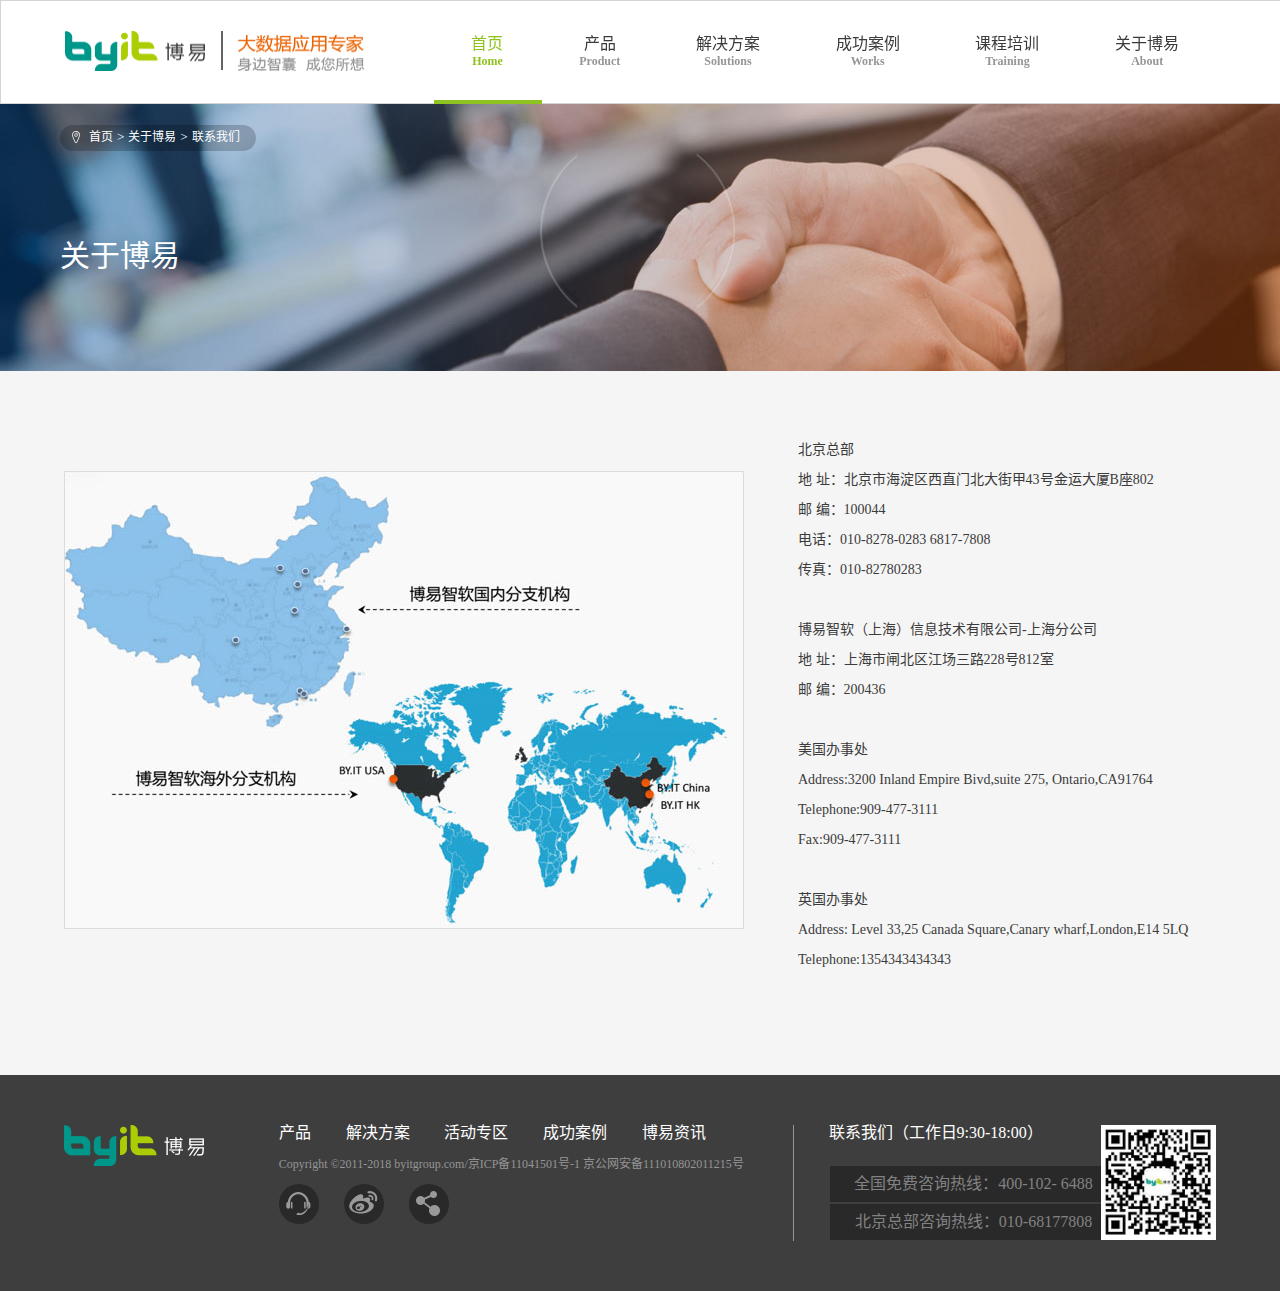
<file: contact-us.html>
﻿<!DOCTYPE html>
<html lang="zh-CN">

<head>
    <meta content="text/html;charset=utf-8" http-equiv="content-type">
    <meta name="viewport" content="initial-scale=1.0,maximum-scale=1.0,minimum-scale=1.0,user-scalable=0,width=device-width" />
    <meta name="description" content="">
    <meta name="keywords" content="">
    <title>联系我们</title>
    <link href="css/style.css" rel="stylesheet" type="text/css" />
    <link href="css/about.css" rel="stylesheet" type="text/css" />
    <script type="text/javascript" charset="utf-8" src="js/jquery.min.js"></script>
    <script type="text/javascript" charset="utf-8" src="js/index.js"></script>
    <link rel="stylesheet" media="screen and (max-width:1023px)" href="css/phone.css" />
</head>

<body>
    <!--头部开始-->
    <div class="by-header">
        <div class="content">
            <!--头部logo-->
            <div class="by-logo"></div>
            <!--头部导航-->
            <div class="nav">
            <ul class="by-h-nav">
                <li>
                    <div class="current">
                        <a href='index.html'>首页<br/><b>Home</b></a>
                    </div>
                </li>
                <li>
                    <div>
                        <a href='productCenter.html'>产品<br/><b>Product</b></a>
                        <div class="by-drop-down">
                            <p><a href="#">SuperCenter</a></p>
                            <p><a href="#">Tableau</a></p>
                            <p><a href="#">Informatica</a></p>
                            <p><a href="#">Oracle</a></p>
                            <p><a href="#">SAS</a></p>
                        </div>
                    </div>
                </li>
                <li>
                    <div>
                        <a href='solutions.html'>解决方案<br/><b>Solutions</b></a>
                        <div class="by-drop-down drop-down-So">
                            <p><a href="#">金融</a></p>
                            <p><a href="#">医疗</a></p>
                            <p><a href="#">航空</a></p>
                            <p><a href="#">广电</a></p>
                            <p><a href="#">其他</a></p>
                        </div>
                    </div>
                </li>
                <li>
                    <div>
                        <a href='productCenter-Tableau.html'>成功案例<br/><b>Works</b></a>
                        <div class="by-drop-down drop-down-Wo">
                            <p><a href="#">金融</a><a href="#">航空</a></p>
                            <p><a href="#">医疗</a><a href="#">电力</a></p>
                            <p><a href="#">制造</a><a href="#">政府</a></p>
                            <p><a href="#">零售</a><a href="#">商业</a></p>
                            <p><a href="#">连锁</a></p>
                        </div>
                    </div>
                </li>
                <li>
                    <div>
                        <a href='course-training.html'>课程培训<br/><b>Training</b></a>
                        <div class="by-drop-down drop-down-Wo">
                            <p><a href="#">SAS | 技能培训</a></p>
                            <p><a href="#">SAS | 认证培训</a></p>
                            <p><a href="#">Tableau|培训</a></p>
                            <p><a href="#">R语言培训</a></p>
                        </div>
                    </div>
                </li>
                <li>
                    <div>
                        <a href='contact-us.html'>关于博易<br/><b>About</b></a>
                        <div class="by-drop-down drop-down-So drop-down-Ab">
                            <p><a href="#">公司介绍</a></p>
                            <p><a href="#" rel="nofollow">荣誉证书</a></p>
                            <p><a href="#" rel="nofollow">知识产权</a></p>
                            <p><a href="#" rel="nofollow">招贤纳士</a></p>
                            <p><a href="#" rel="nofollow">联系我们</a></p>
                        </div>
                    </div>  
                </li>
            </ul>
            <div class="curBg"></div>
            </div>
            <div class="drop-down-ba"></div>
        </div>
    </div>
    <!--头部结束-->
    <!--轮播图开始-->
    <div class="slider slider2">
        <ul>
            <li>
                <img src="img/aboutbyit.jpg" class="banner">
            </li>
        </ul>
        <div class="nowWezhi">
            <ol>
                <b class='zhishi'><img src="img/zhishi_03.png" alt=""></b>
                <li>首页</li>
                <span class='fuhao'>></span>
                <li>关于博易</li>
                <span class='fuhao'>></span>
                <li>联系我们</li>
            </ol>
            <div class="ban_title solucolor">
                <h5>关于博易</h5>
            </div>
        </div>
    </div>
    <!--轮播图结束-->   
    <!--大数据平台开始-->
    <div class="main nain-super main-bot">
        <div class="content">
            <div class="main-Su">
                <img src="img/contact.jpg" />
            </div>
            <div class="main-info">
                <p class="solu-psty mgtop-36">北京总部</p>
                <p class="solu-psty">地 址：北京市海淀区西直门北大街甲43号金运大厦B座802</p>
                <p class="solu-psty">邮 编：100044</p>
                <p class="solu-psty">电话：010-8278-0283 6817-7808</p>
                <p class="solu-psty">传真：010-82780283</p>

                <p class="solu-psty mgtop30">博易智软（上海）信息技术有限公司-上海分公司</p>
                <p class="solu-psty">地 址：上海市闸北区江场三路228号812室</p>
                <p class="solu-psty">邮 编：200436</p>

                <p class="solu-psty mgtop30">美国办事处</p>
                <p class="solu-psty">Address:3200 Inland Empire Bivd,suite 275, Ontario,CA91764 </p>
                <p class="solu-psty">Telephone:909-477-3111</p>
                <p class="solu-psty">Fax:909-477-3111</p>

                <p class="solu-psty mgtop30">英国办事处</p>
                <p class="solu-psty">Address: Level 33,25 Canada Square,Canary wharf,London,E14 5LQ</p>
                <p class="solu-psty">Telephone:1354343434343</p>
            </div>
        </div>
    </div>
    <!--大数据平台结束-->
    <!--联系我们开始-->
    <div class="main foo">
        <div class="content">
            <ul class="main-foo">
                <li>
                    <img src="img/footer-logo.png" alt="" class="footer-logo" />
                </li>
                <li class="foo-li-pdlef">
                        <a href="#" class="footer-aa">产品</a>
                        <a href="#" class="footer-aa">解决方案</a>
                        <a href="#" class="footer-aa">活动专区</a>
                        <a href="#" class="footer-aa">成功案例</a>
                        <a href="#" class="footer-aa">博易资讯</a>
                        <p class="mail-li-copy">Copyright ©2011-2018 byitgroup.com/京ICP备11041501号-1 京公网安备111010802011215号</p>
                        <p class="main-li">
                            <span class="main-lianxi">
                                <a href="#"><em class="main-lianxi-kf"></em></a><i></i>
                            </span>
                            <span class="main-lianxi">
                                <a href="#"><em class="main-lianxi-wb"></em></a><i></i>
                            </span>
                            <span class="main-lianxi">
                                <a href="#"><em class="main-lianxi-oa"></em></a><i></i>
                            </span>
                        </p>
                </li>
                <li class="foo-li-sty">
                    <a href="#" class="contactus">联系我们</a><em>（工作日9:30-18:00）</em>
                    <p class="dh mgtop24 mgright60">全国免费咨询热线：400-102- 6488</p>
                    <p class="dh mgright60">北京总部咨询热线：010-68177808</p>
                    <img src="img/erweima.jpg" alt="" class="footer-erweima" />
                </li>
            </ul>
        </div>
    </div>
    <!--联系我们结束-->
</body>
<!--轮播图-->
<script type="text/javascript" src="js/yxMobileSlider.js"></script>
<script>
$(".slider").yxMobileSlider({
    during: 3000
});

</script>

</html>
</file>
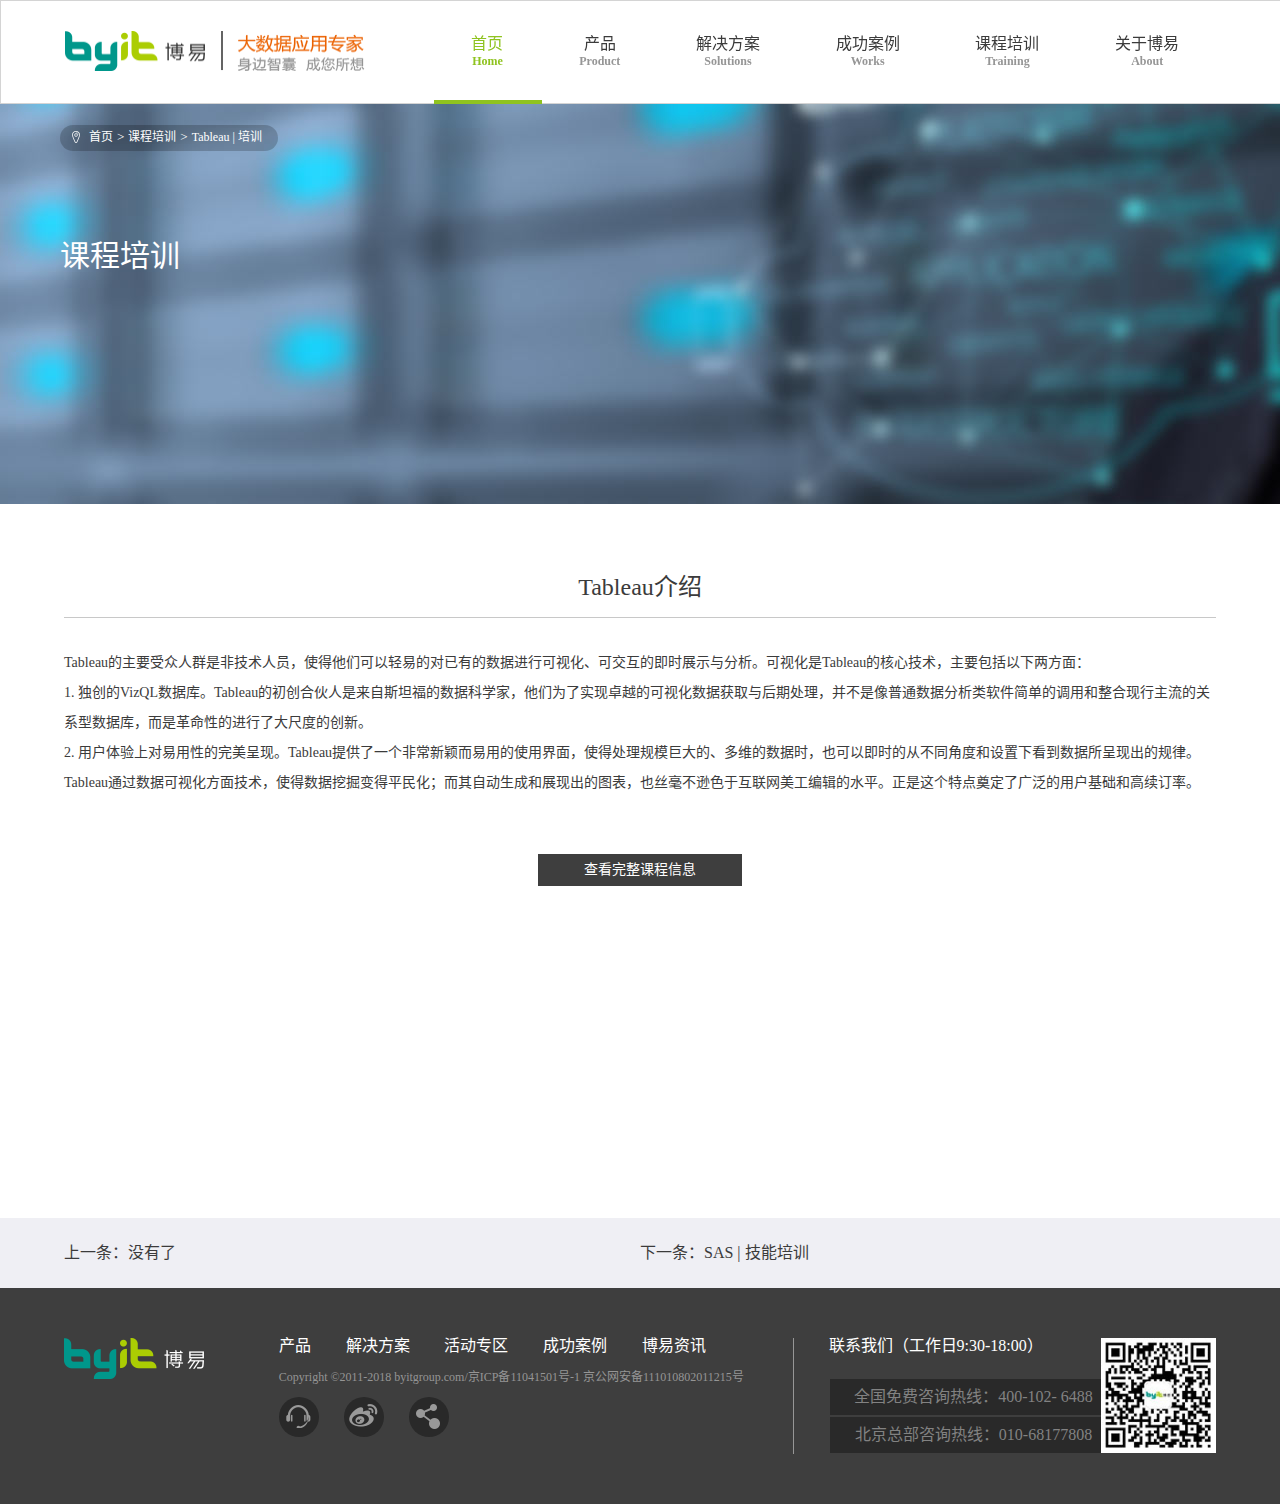
<file: course-training.html>
<!DOCTYPE html>
<html lang="zh-CN">

<head>
    <meta content="text/html;charset=utf-8" http-equiv="content-type">
    <meta name="viewport" content="initial-scale=1.0,maximum-scale=1.0,minimum-scale=1.0,user-scalable=0,width=device-width" />
    <meta name="description" content="">
    <meta name="keywords" content="">
    <title>课程培训</title>
    <link href="css/style.css" rel="stylesheet" type="text/css" />
    <link rel="stylesheet" href="css/information.css">
    <link rel="stylesheet" media="screen and (max-width:1023px)" href="css/phone.css" />
</head>

<body>
    <!--头部开始-->
    <div class="by-header">
        <div class="content">
            <!--头部logo-->
            <div class="by-logo"></div>
            <!--头部导航-->
            <div class="nav">
            <ul class="by-h-nav">
                <li>
                    <div class="current">
                        <a href='index.html'>首页<br/><b>Home</b></a>
                    </div>
                </li>
                <li>
                    <div>
                        <a href='productCenter.html'>产品<br/><b>Product</b></a>
                        <div class="by-drop-down">
                            <p><a href="#">SuperCenter</a></p>
                            <p><a href="#">Tableau</a></p>
                            <p><a href="#">Informatica</a></p>
                            <p><a href="#">Oracle</a></p>
                            <p><a href="#">SAS</a></p>
                        </div>
                    </div>
                </li>
                <li>
                    <div>
                        <a href='solutions.html'>解决方案<br/><b>Solutions</b></a>
                        <div class="by-drop-down drop-down-So">
                            <p><a href="#">金融</a></p>
                            <p><a href="#">医疗</a></p>
                            <p><a href="#">航空</a></p>
                            <p><a href="#">广电</a></p>
                            <p><a href="#">其他</a></p>
                        </div>
                    </div>
                </li>
                <li>
                    <div>
                        <a href='productCenter-Tableau.html'>成功案例<br/><b>Works</b></a>
                        <div class="by-drop-down drop-down-Wo">
                            <p><a href="#">金融</a><a href="#">航空</a></p>
                            <p><a href="#">医疗</a><a href="#">电力</a></p>
                            <p><a href="#">制造</a><a href="#">政府</a></p>
                            <p><a href="#">零售</a><a href="#">商业</a></p>
                            <p><a href="#">连锁</a></p>
                        </div>
                    </div>
                </li>
                <li>
                    <div>
                        <a href='course-training.html'>课程培训<br/><b>Training</b></a>
                        <div class="by-drop-down drop-down-Wo">
                            <p><a href="#">SAS | 技能培训</a></p>
                            <p><a href="#">SAS | 认证培训</a></p>
                            <p><a href="#">Tableau|培训</a></p>
                            <p><a href="#">R语言培训</a></p>
                        </div>
                    </div>
                </li>
                <li>
                    <div>
                        <a href='contact-us.html'>关于博易<br/><b>About</b></a>
                        <div class="by-drop-down drop-down-So drop-down-Ab">
                            <p><a href="#">公司介绍</a></p>
                            <p><a href="#" rel="nofollow">荣誉证书</a></p>
                            <p><a href="#" rel="nofollow">知识产权</a></p>
                            <p><a href="#" rel="nofollow">招贤纳士</a></p>
                            <p><a href="#" rel="nofollow">联系我们</a></p>
                        </div>
                    </div>  
                </li>
            </ul>
            <div class="curBg"></div>
            </div>
            <div class="drop-down-ba"></div>
        </div>
    </div>
    <!--头部结束-->
    <!--轮播图开始-->
    <div class="slider slider2">
        <ul>
            <li>
                <img src="img/course.jpg" class="banner">
            </li>
        </ul>
        <div class="nowWezhi">
        	<ol>
        		<b class='zhishi'><img src="img/zhishi_03.png" alt=""></b>
        		<li>首页</li>
        		<span class='fuhao'>></span>
        		<li>课程培训</li>
                <span class='fuhao'>></span>
                <li>Tableau | 培训</li>
        	</ol>
        	<div class="ban_title solucolor">
	        	<h5>课程培训</h5>
	        </div>
        </div>
    </div>
    <!--轮播图结束-->
    <!--活动详情开始-->
    <div class="main">
        <div class="content">
            <div class="activ-detail-header">
                <h2>Tableau介绍</h2>  
            </div>
            <div class="main-So">
                <p class="solu-psty">Tableau的主要受众人群是非技术人员，使得他们可以轻易的对已有的数据进行可视化、可交互的即时展示与分析。可视化是Tableau的核心技术，主要包括以下两方面：  </p>
                <p class="solu-psty">1.     独创的VizQL数据库。Tableau的初创合伙人是来自斯坦福的数据科学家，他们为了实现卓越的可视化数据获取与后期处理，并不是像普通数据分析类软件简单的调用和整合现行主流的关系型数据库，而是革命性的进行了大尺度的创新。</p>
                <p class="solu-psty">2.     用户体验上对易用性的完美呈现。Tableau提供了一个非常新颖而易用的使用界面，使得处理规模巨大的、多维的数据时，也可以即时的从不同角度和设置下看到数据所呈现出的规律。Tableau通过数据可视化方面技术，使得数据挖掘变得平民化；而其自动生成和展现出的图表，也丝毫不逊色于互联网美工编辑的水平。正是这个特点奠定了广泛的用户基础和高续订率。</p>
                <div class="check-btn"><a href="#" class="check-a">查看完整课程信息</a></div>
            </div>    
        </div>
    </div>
    <!--活动详情结束-->

    <!--上一篇开始-->
    <div class="main-case">
        <div class="content clear">
            <a href="#" class="prepage fl">上一条：<span>没有了</span></a> 
            <a href="#" class="uppage rg">下一条：<span>SAS | 技能培训</span></a>    
        </div>   
    </div>
    <!--下一篇结束-->

    <!--联系我们开始-->
    <div class="main foo">
        <div class="content">
            <ul class="main-foo">
                <li>
                    <img src="img/footer-logo.png" alt="" class="footer-logo" />
                </li>
                <li class="foo-li-pdlef">
                        <a href="#" class="footer-aa">产品</a>
                        <a href="#" class="footer-aa">解决方案</a>
                        <a href="#" class="footer-aa">活动专区</a>
                        <a href="#" class="footer-aa">成功案例</a>
                        <a href="#" class="footer-aa">博易资讯</a>
                        <p class="mail-li-copy">Copyright ©2011-2018 byitgroup.com/京ICP备11041501号-1 京公网安备111010802011215号</p>
                        <p class="main-li">
                            <span class="main-lianxi">
                                <a href="#"><em class="main-lianxi-kf"></em></a><i></i>
                            </span>
                            <span class="main-lianxi">
                                <a href="#"><em class="main-lianxi-wb"></em></a><i></i>
                            </span>
                            <span class="main-lianxi">
                                <a href="#"><em class="main-lianxi-oa"></em></a><i></i>
                            </span>
                        </p>
                </li>
                <li class="foo-li-sty">
                    <a href="#" class="contactus">联系我们</a><em>（工作日9:30-18:00）</em>
                    <p class="dh mgtop24 mgright60">全国免费咨询热线：400-102- 6488</p>
                    <p class="dh mgright60">北京总部咨询热线：010-68177808</p>
                    <img src="img/erweima.jpg" alt="" class="footer-erweima" />
                </li>
            </ul>
        </div>
    </div>
    <!--联系我们结束-->

<!--培训课程信息弹框-->
<div id="BgDiv"></div>
<div class="inInfo">
    <img src="img/colse_btn.png" alt="关闭" title="关闭" class="pImg" />
    <div class=""><img src="img/pdf_01.jpg" /></div>
</div>
<!--培训课程信息弹框-->  
<script type="text/javascript" charset="utf-8" src="js/jquery.min.js"></script>
<script type="text/javascript" charset="utf-8" src="js/index.js"></script>    
</body>
</html>
</file>
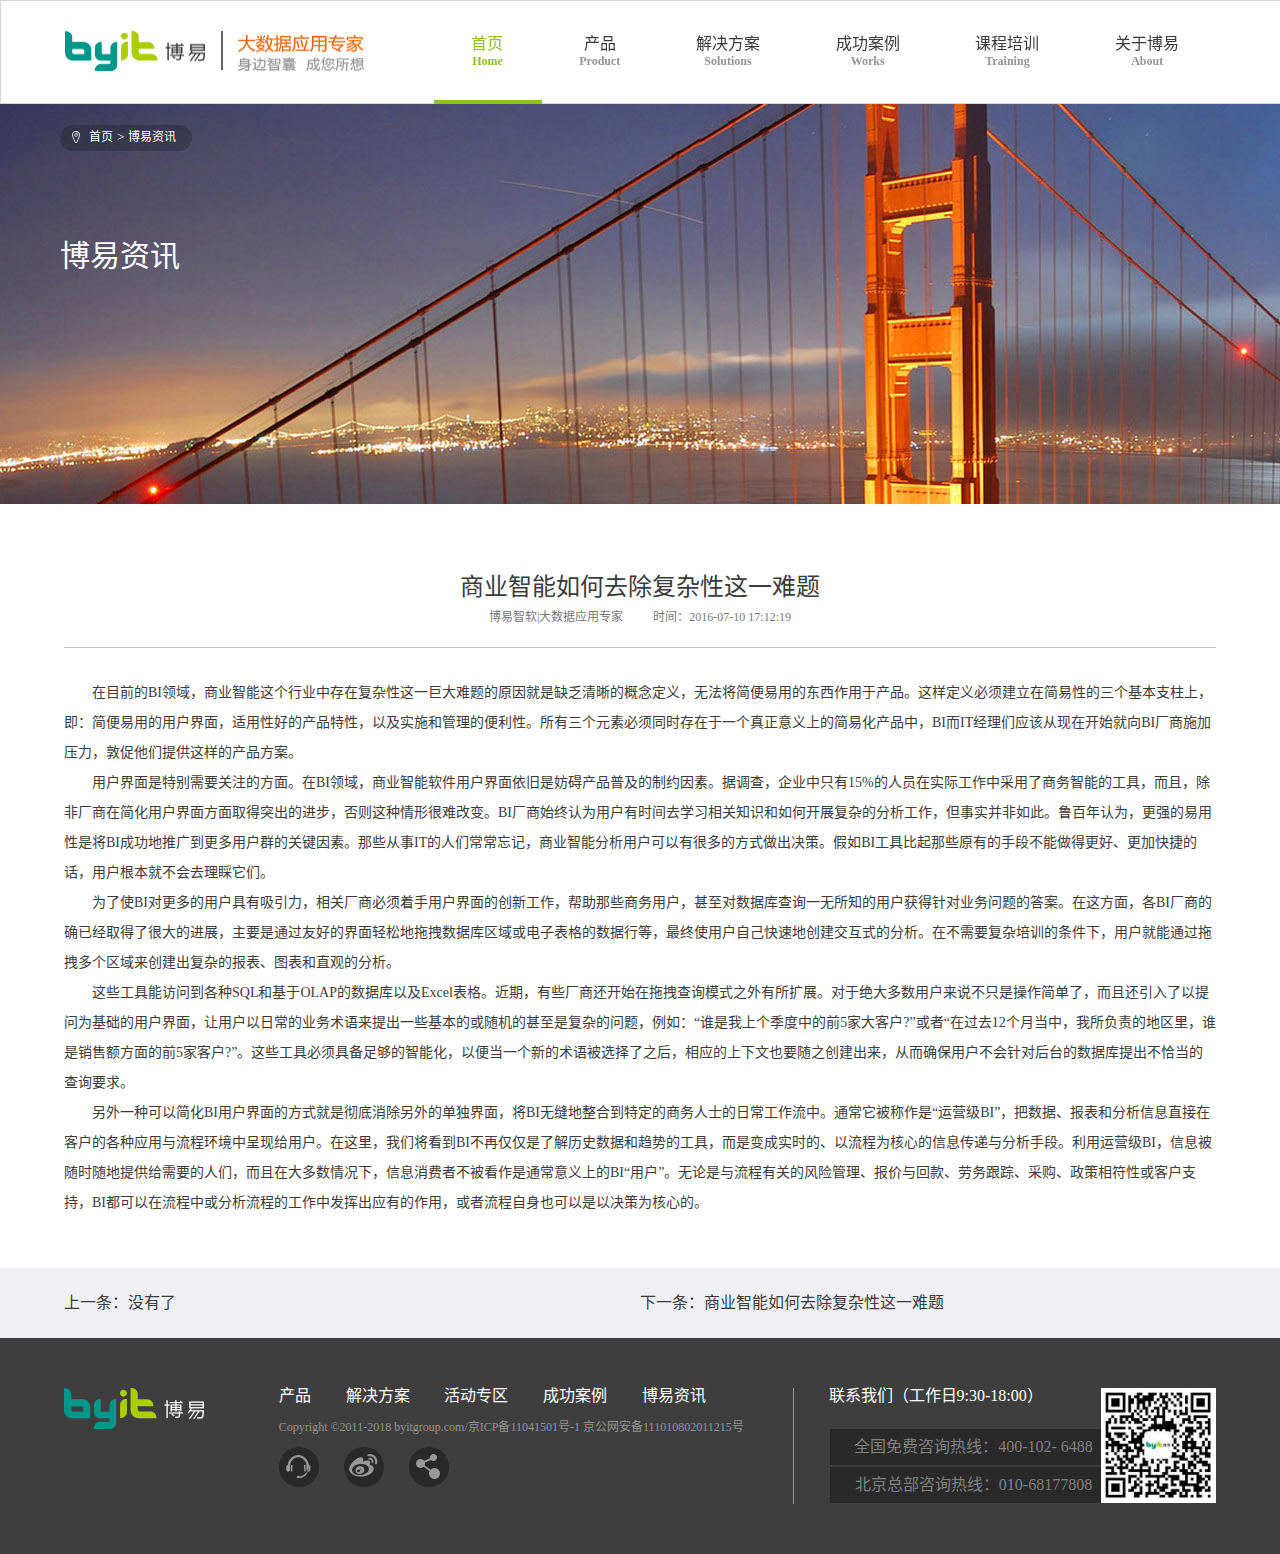
<file: Information-detail.html>
<!DOCTYPE html>
<html lang="zh-CN">

<head>
    <meta content="text/html;charset=utf-8" http-equiv="content-type">
    <meta name="viewport" content="initial-scale=1.0,maximum-scale=1.0,minimum-scale=1.0,user-scalable=0,width=device-width" />
    <meta name="description" content="">
    <meta name="keywords" content="">
    <title>博易资讯详情页</title>
    <link href="css/style.css" rel="stylesheet" type="text/css" />
    <link rel="stylesheet" href="css/information.css">
    <script type="text/javascript" charset="utf-8" src="js/jquery.min.js"></script>
    <script type="text/javascript" charset="utf-8" src="js/index.js"></script>
    <link rel="stylesheet" media="screen and (max-width:1023px)" href="css/phone.css" />
</head>

<body>
    <!--头部开始-->
    <div class="by-header">
        <div class="content">
            <!--头部logo-->
            <div class="by-logo"></div>
            <!--头部导航-->
            <div class="nav">
            <ul class="by-h-nav">
                <li>
                    <div class="current">
                        <a href='index.html'>首页<br/><b>Home</b></a>
                    </div>
                </li>
                <li>
                    <div>
                        <a href='productCenter.html'>产品<br/><b>Product</b></a>
                        <div class="by-drop-down">
                            <p><a href="#">SuperCenter</a></p>
                            <p><a href="#">Tableau</a></p>
                            <p><a href="#">Informatica</a></p>
                            <p><a href="#">Oracle</a></p>
                            <p><a href="#">SAS</a></p>
                        </div>
                    </div>
                </li>
                <li>
                    <div>
                        <a href='solutions.html'>解决方案<br/><b>Solutions</b></a>
                        <div class="by-drop-down drop-down-So">
                            <p><a href="#">金融</a></p>
                            <p><a href="#">医疗</a></p>
                            <p><a href="#">航空</a></p>
                            <p><a href="#">广电</a></p>
                            <p><a href="#">其他</a></p>
                        </div>
                    </div>
                </li>
                <li>
                    <div>
                        <a href='productCenter-Tableau.html'>成功案例<br/><b>Works</b></a>
                        <div class="by-drop-down drop-down-Wo">
                            <p><a href="#">金融</a><a href="#">航空</a></p>
                            <p><a href="#">医疗</a><a href="#">电力</a></p>
                            <p><a href="#">制造</a><a href="#">政府</a></p>
                            <p><a href="#">零售</a><a href="#">商业</a></p>
                            <p><a href="#">连锁</a></p>
                        </div>
                    </div>
                </li>
                <li>
                    <div>
                        <a href='course-training.html'>课程培训<br/><b>Training</b></a>
                        <div class="by-drop-down drop-down-Wo">
                            <p><a href="#">SAS | 技能培训</a></p>
                            <p><a href="#">SAS | 认证培训</a></p>
                            <p><a href="#">Tableau|培训</a></p>
                            <p><a href="#">R语言培训</a></p>
                        </div>
                    </div>
                </li>
                <li>
                    <div>
                        <a href='contact-us.html'>关于博易<br/><b>About</b></a>
                        <div class="by-drop-down drop-down-So drop-down-Ab">
                            <p><a href="#">公司介绍</a></p>
                            <p><a href="#" rel="nofollow">荣誉证书</a></p>
                            <p><a href="#" rel="nofollow">知识产权</a></p>
                            <p><a href="#" rel="nofollow">招贤纳士</a></p>
                            <p><a href="#" rel="nofollow">联系我们</a></p>
                        </div>
                    </div>  
                </li>
            </ul>
            <div class="curBg"></div>
            </div>
            <div class="drop-down-ba"></div>
        </div>
    </div>
    <!--头部结束-->
    <!--轮播图开始-->
    <div class="slider slider2">
        <ul>
            <li>
                <img src="img/industrytrends.jpg" class="banner">
            </li>
        </ul>
        <div class="nowWezhi">
        	<ol>
        		<b class='zhishi'><img src="img/zhishi_03.png" alt=""></b>
        		<li>首页</li>
        		<span class='fuhao'>></span>
        		<li>博易资讯</li>
        	</ol>
        	<div class="ban_title solucolor">
	        	<h5>博易资讯</h5>
	        </div>
        </div>
    </div>
    <!--轮播图结束-->
    <!--活动详情开始-->
    <div class="main">
        <div class="content">
            <div class="activ-detail-header">
                <h2>商业智能如何去除复杂性这一难题</h2>
                <h6>博易智软|大数据应用专家<span>时间：2016-07-10 17:12:19</span></h6>    
            </div>
            <div class="main-So">
                <p class="solu-psty text-indent">在目前的BI领域，商业智能这个行业中存在复杂性这一巨大难题的原因就是缺乏清晰的概念定义，无法将简便易用的东西作用于产品。这样定义必须建立在简易性的三个基本支柱上，即：简便易用的用户界面，适用性好的产品特性，以及实施和管理的便利性。所有三个元素必须同时存在于一个真正意义上的简易化产品中，BI而IT经理们应该从现在开始就向BI厂商施加压力，敦促他们提供这样的产品方案。</p>
                <p class="solu-psty text-indent">用户界面是特别需要关注的方面。在BI领域，商业智能软件用户界面依旧是妨碍产品普及的制约因素。据调查，企业中只有15%的人员在实际工作中采用了商务智能的工具，而且，除非厂商在简化用户界面方面取得突出的进步，否则这种情形很难改变。BI厂商始终认为用户有时间去学习相关知识和如何开展复杂的分析工作，但事实并非如此。鲁百年认为，更强的易用性是将BI成功地推广到更多用户群的关键因素。那些从事IT的人们常常忘记，商业智能分析用户可以有很多的方式做出决策。假如BI工具比起那些原有的手段不能做得更好、更加快捷的话，用户根本就不会去理睬它们。</p>
                <p class="solu-psty text-indent">为了使BI对更多的用户具有吸引力，相关厂商必须着手用户界面的创新工作，帮助那些商务用户，甚至对数据库查询一无所知的用户获得针对业务问题的答案。在这方面，各BI厂商的确已经取得了很大的进展，主要是通过友好的界面轻松地拖拽数据库区域或电子表格的数据行等，最终使用户自己快速地创建交互式的分析。在不需要复杂培训的条件下，用户就能通过拖拽多个区域来创建出复杂的报表、图表和直观的分析。</p>
                <p class="solu-psty text-indent">这些工具能访问到各种SQL和基于OLAP的数据库以及Excel表格。近期，有些厂商还开始在拖拽查询模式之外有所扩展。对于绝大多数用户来说不只是操作简单了，而且还引入了以提问为基础的用户界面，让用户以日常的业务术语来提出一些基本的或随机的甚至是复杂的问题，例如：“谁是我上个季度中的前5家大客户?”或者“在过去12个月当中，我所负责的地区里，谁是销售额方面的前5家客户?”。这些工具必须具备足够的智能化，以便当一个新的术语被选择了之后，相应的上下文也要随之创建出来，从而确保用户不会针对后台的数据库提出不恰当的查询要求。</p>
                <p class="solu-psty text-indent">另外一种可以简化BI用户界面的方式就是彻底消除另外的单独界面，将BI无缝地整合到特定的商务人士的日常工作流中。通常它被称作是“运营级BI”，把数据、报表和分析信息直接在客户的各种应用与流程环境中呈现给用户。在这里，我们将看到BI不再仅仅是了解历史数据和趋势的工具，而是变成实时的、以流程为核心的信息传递与分析手段。利用运营级BI，信息被随时随地提供给需要的人们，而且在大多数情况下，信息消费者不被看作是通常意义上的BI“用户”。无论是与流程有关的风险管理、报价与回款、劳务跟踪、采购、政策相符性或客户支持，BI都可以在流程中或分析流程的工作中发挥出应有的作用，或者流程自身也可以是以决策为核心的。</p>

                

            </div>    
        </div>
    </div>
    <!--活动详情结束-->

    <!--上一篇开始-->
    <div class="main-case">
        <div class="content clear">
            <a href="#" class="prepage fl">上一条：<span>没有了</span></a> 
            <a href="#" class="uppage rg">下一条：<span>商业智能如何去除复杂性这一难题</span></a>    
        </div>   
    </div>
    <!--下一篇结束-->

    <!--联系我们开始-->
    <div class="main foo">
        <div class="content">
            <ul class="main-foo">
                <li>
                    <img src="img/footer-logo.png" alt="" class="footer-logo" />
                </li>
                <li class="foo-li-pdlef">
                        <a href="#" class="footer-aa">产品</a>
                        <a href="#" class="footer-aa">解决方案</a>
                        <a href="#" class="footer-aa">活动专区</a>
                        <a href="#" class="footer-aa">成功案例</a>
                        <a href="#" class="footer-aa">博易资讯</a>
                        <p class="mail-li-copy">Copyright ©2011-2018 byitgroup.com/京ICP备11041501号-1 京公网安备111010802011215号</p>
                        <p class="main-li">
                            <span class="main-lianxi">
                                <a href="#"><em class="main-lianxi-kf"></em></a><i></i>
                            </span>
                            <span class="main-lianxi">
                                <a href="#"><em class="main-lianxi-wb"></em></a><i></i>
                            </span>
                            <span class="main-lianxi">
                                <a href="#"><em class="main-lianxi-oa"></em></a><i></i>
                            </span>
                        </p>
                </li>
                <li class="foo-li-sty">
                    <a href="#" class="contactus">联系我们</a><em>（工作日9:30-18:00）</em>
                    <p class="dh mgtop24 mgright60">全国免费咨询热线：400-102- 6488</p>
                    <p class="dh mgright60">北京总部咨询热线：010-68177808</p>
                    <img src="img/erweima.jpg" alt="" class="footer-erweima" />
                </li>
            </ul>
        </div>
    </div>
    <!--联系我们结束-->
</body>
</html>
</file>
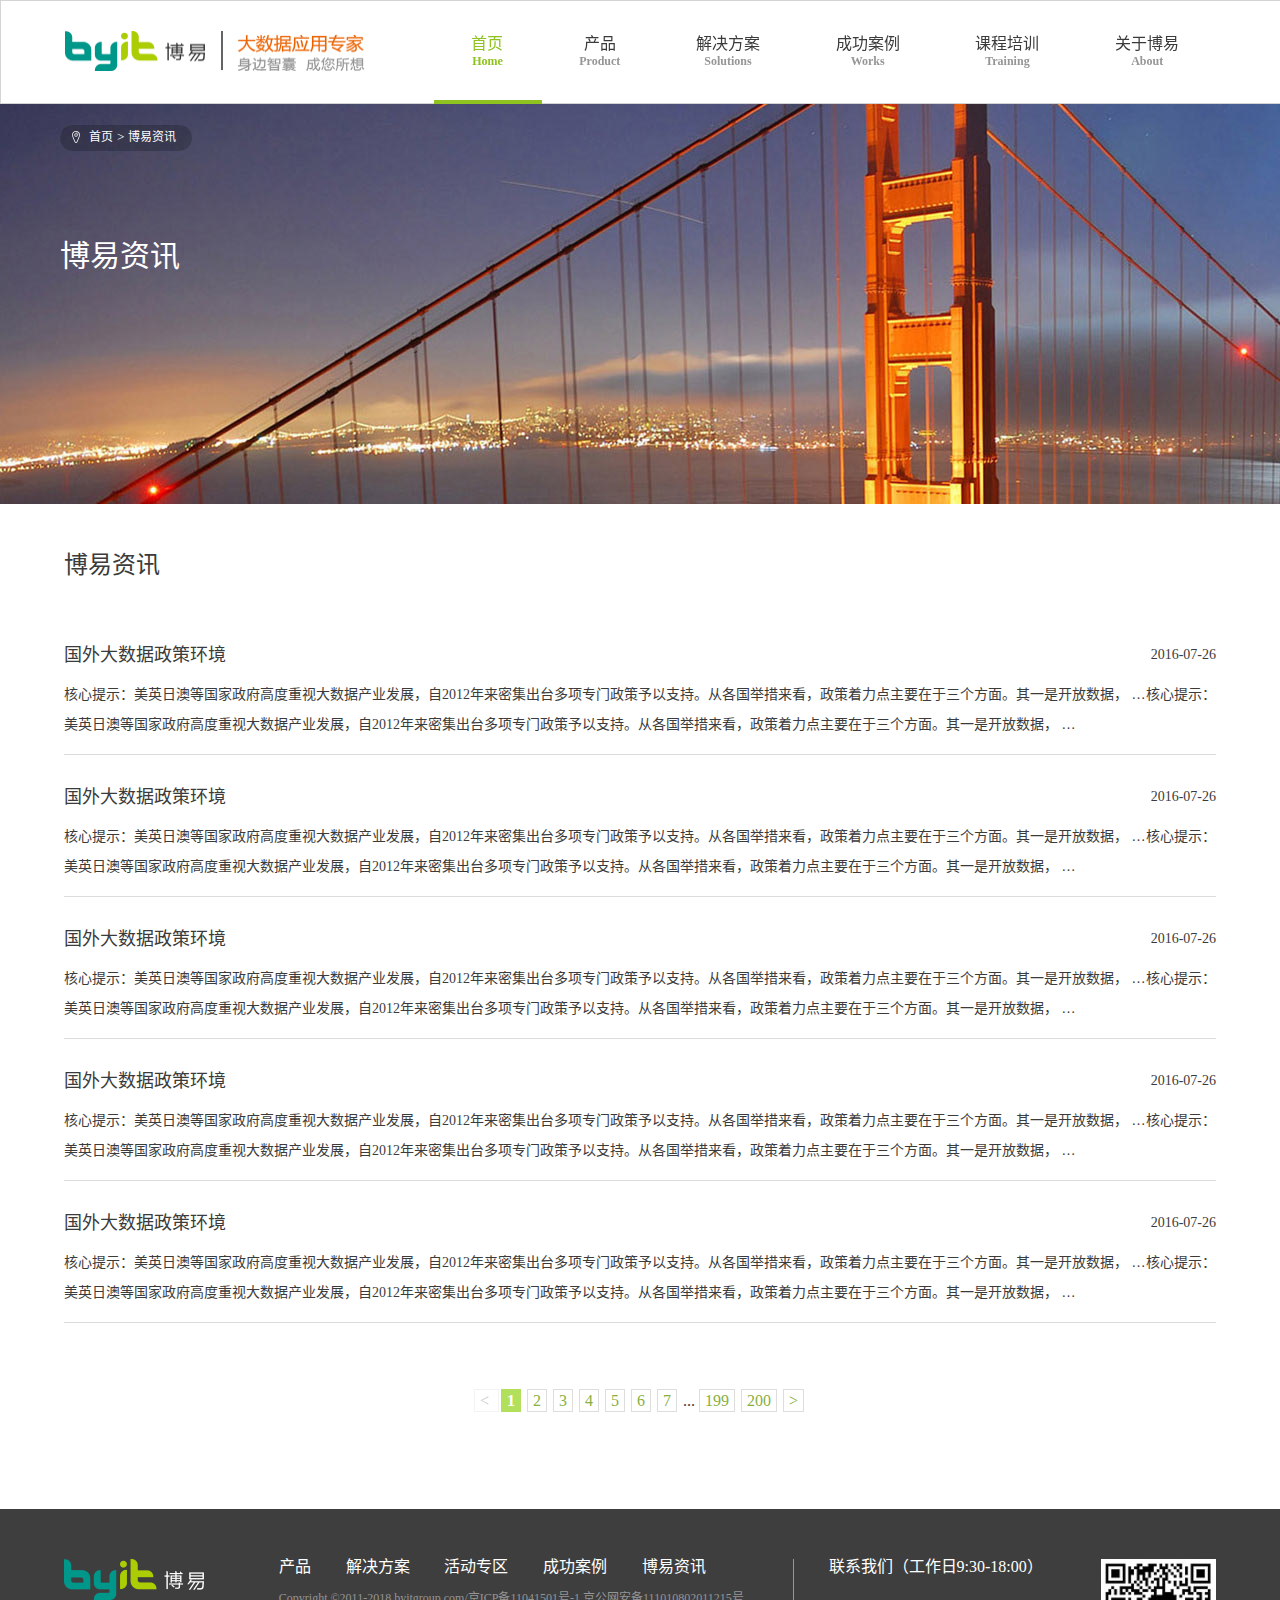
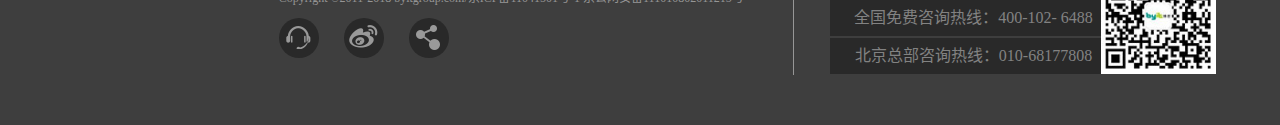
<file: Information.html>
<!DOCTYPE html>
<html lang="zh-CN">

<head>
    <meta content="text/html;charset=utf-8" http-equiv="content-type">
    <meta name="viewport" content="initial-scale=1.0,maximum-scale=1.0,minimum-scale=1.0,user-scalable=0,width=device-width" />
    <meta name="description" content="">
    <meta name="keywords" content="">
    <title>博易咨询</title>
    <link href="css/style.css" rel="stylesheet" type="text/css" />
    <link rel="stylesheet" href="css/information.css">
    <script type="text/javascript" charset="utf-8" src="js/jquery.min.js"></script>
    <script type="text/javascript" charset="utf-8" src="js/index.js"></script>
    <link rel="stylesheet" media="screen and (max-width:1023px)" href="css/phone.css" />
</head>

<body>
    <!--头部开始-->
    <div class="by-header">
        <div class="content">
            <!--头部logo-->
            <div class="by-logo"></div>
            <!--头部导航-->
            <div class="nav">
            <ul class="by-h-nav">
                <li>
                    <div class="current">
                        <a href='index.html'>首页<br/><b>Home</b></a>
                    </div>
                </li>
                <li>
                    <div>
                        <a href='productCenter.html'>产品<br/><b>Product</b></a>
                        <div class="by-drop-down">
                            <p><a href="#">SuperCenter</a></p>
                            <p><a href="#">Tableau</a></p>
                            <p><a href="#">Informatica</a></p>
                            <p><a href="#">Oracle</a></p>
                            <p><a href="#">SAS</a></p>
                        </div>
                    </div>
                </li>
                <li>
                    <div>
                        <a href='solutions.html'>解决方案<br/><b>Solutions</b></a>
                        <div class="by-drop-down drop-down-So">
                            <p><a href="#">金融</a></p>
                            <p><a href="#">医疗</a></p>
                            <p><a href="#">航空</a></p>
                            <p><a href="#">广电</a></p>
                            <p><a href="#">其他</a></p>
                        </div>
                    </div>
                </li>
                <li>
                    <div>
                        <a href='productCenter-Tableau.html'>成功案例<br/><b>Works</b></a>
                        <div class="by-drop-down drop-down-Wo">
                            <p><a href="#">金融</a><a href="#">航空</a></p>
                            <p><a href="#">医疗</a><a href="#">电力</a></p>
                            <p><a href="#">制造</a><a href="#">政府</a></p>
                            <p><a href="#">零售</a><a href="#">商业</a></p>
                            <p><a href="#">连锁</a></p>
                        </div>
                    </div>
                </li>
                <li>
                    <div>
                        <a href='course-training.html'>课程培训<br/><b>Training</b></a>
                        <div class="by-drop-down drop-down-Wo">
                            <p><a href="#">SAS | 技能培训</a></p>
                            <p><a href="#">SAS | 认证培训</a></p>
                            <p><a href="#">Tableau|培训</a></p>
                            <p><a href="#">R语言培训</a></p>
                        </div>
                    </div>
                </li>
                <li>
                    <div>
                        <a href='contact-us.html'>关于博易<br/><b>About</b></a>
                        <div class="by-drop-down drop-down-So drop-down-Ab">
                            <p><a href="#">公司介绍</a></p>
                            <p><a href="#" rel="nofollow">荣誉证书</a></p>
                            <p><a href="#" rel="nofollow">知识产权</a></p>
                            <p><a href="#" rel="nofollow">招贤纳士</a></p>
                            <p><a href="#" rel="nofollow">联系我们</a></p>
                        </div>
                    </div>  
                </li>
            </ul>
            <div class="curBg"></div>
            </div>
            <div class="drop-down-ba"></div>
        </div>
    </div>
    <!--头部结束-->
    <!--轮播图开始-->
    <div class="slider slider2">
        <ul>
            <li>
                <img src="img/industrytrends.jpg" class="banner">
            </li>
        </ul>
        <div class="nowWezhi">
        	<ol>
        		<b class='zhishi'><img src="img/zhishi_03.png" alt=""></b>
        		<li>首页</li>
        		<span class='fuhao'>></span>
        		<li>博易资讯</li>
        	</ol>
        	<div class="ban_title solucolor">
	        	<h5>博易资讯</h5>
	        </div>
        </div>
    </div>
    <!--轮播图结束-->
    <!--行业类别开始-->
    <div class="main">
        <div class="content">
            <p class="activity-tit">博易资讯</p>
            <div class="informa-box">
                <a href="#">
                    <div class="informa-text">
                        <p class="activty-psty"><span>国外大数据政策环境</span><i>2016-07-26</i></p> 
                        <p class="activty-pcon">核心提示：美英日澳等国家政府高度重视大数据产业发展，自2012年来密集出台多项专门政策予以支持。从各国举措来看，政策着力点主要在于三个方面。其一是开放数据， …核心提示：美英日澳等国家政府高度重视大数据产业发展，自2012年来密集出台多项专门政策予以支持。从各国举措来看，政策着力点主要在于三个方面。其一是开放数据， …</p>   
                    </div>
                </a>    
            </div>
            <div class="informa-box">
                <a href="#">
                    <div class="informa-text">
                        <p class="activty-psty"><span>国外大数据政策环境</span><i>2016-07-26</i></p> 
                        <p class="activty-pcon">核心提示：美英日澳等国家政府高度重视大数据产业发展，自2012年来密集出台多项专门政策予以支持。从各国举措来看，政策着力点主要在于三个方面。其一是开放数据， …核心提示：美英日澳等国家政府高度重视大数据产业发展，自2012年来密集出台多项专门政策予以支持。从各国举措来看，政策着力点主要在于三个方面。其一是开放数据， …</p>   
                    </div>
                </a>    
            </div>
            <div class="informa-box">
                <a href="#">
                    <div class="informa-text">
                        <p class="activty-psty"><span>国外大数据政策环境</span><i>2016-07-26</i></p> 
                        <p class="activty-pcon">核心提示：美英日澳等国家政府高度重视大数据产业发展，自2012年来密集出台多项专门政策予以支持。从各国举措来看，政策着力点主要在于三个方面。其一是开放数据， …核心提示：美英日澳等国家政府高度重视大数据产业发展，自2012年来密集出台多项专门政策予以支持。从各国举措来看，政策着力点主要在于三个方面。其一是开放数据， …</p>   
                    </div>
                </a>    
            </div>
            <div class="informa-box">
                <a href="#">
                    <div class="informa-text">
                        <p class="activty-psty"><span>国外大数据政策环境</span><i>2016-07-26</i></p> 
                        <p class="activty-pcon">核心提示：美英日澳等国家政府高度重视大数据产业发展，自2012年来密集出台多项专门政策予以支持。从各国举措来看，政策着力点主要在于三个方面。其一是开放数据， …核心提示：美英日澳等国家政府高度重视大数据产业发展，自2012年来密集出台多项专门政策予以支持。从各国举措来看，政策着力点主要在于三个方面。其一是开放数据， …</p>   
                    </div>
                </a>    
            </div>
            <div class="informa-box">
                <a href="#">
                    <div class="informa-text">
                        <p class="activty-psty"><span>国外大数据政策环境</span><i>2016-07-26</i></p> 
                        <p class="activty-pcon">核心提示：美英日澳等国家政府高度重视大数据产业发展，自2012年来密集出台多项专门政策予以支持。从各国举措来看，政策着力点主要在于三个方面。其一是开放数据， …核心提示：美英日澳等国家政府高度重视大数据产业发展，自2012年来密集出台多项专门政策予以支持。从各国举措来看，政策着力点主要在于三个方面。其一是开放数据， …</p>   
                    </div>
                </a>    
            </div>
        </div>
    </div>
    <!--行业类别结束-->
    <!--分页开始-->
    <div class="scott">
        <span class="disabled"> < </span>
        <span class="current">1</span>
        <a href="#?page=2">2</a>
        <a href="#?page=3">3</a>
        <a href="#?page=4">4</a>
        <a href="#?page=5">5</a>
        <a href="#?page=6">6</a>
        <a href="#?page=7">7</a>
        ...
        <a href="#?page=199">199</a>
        <a href="#?page=200">200</a>
        <a href="#?page=2"> > </a>
    </div>
    <!--分页结束-->
    <!--联系我们开始-->
    <div class="main foo">
        <div class="content">
            <ul class="main-foo">
                <li>
                    <img src="img/footer-logo.png" alt="" class="footer-logo" />
                </li>
                <li class="foo-li-pdlef">
                        <a href="#" class="footer-aa">产品</a>
                        <a href="#" class="footer-aa">解决方案</a>
                        <a href="#" class="footer-aa">活动专区</a>
                        <a href="#" class="footer-aa">成功案例</a>
                        <a href="#" class="footer-aa">博易资讯</a>
                        <p class="mail-li-copy">Copyright ©2011-2018 byitgroup.com/京ICP备11041501号-1 京公网安备111010802011215号</p>
                        <p class="main-li">
                            <span class="main-lianxi">
                                <a href="#"><em class="main-lianxi-kf"></em></a><i></i>
                            </span>
                            <span class="main-lianxi">
                                <a href="#"><em class="main-lianxi-wb"></em></a><i></i>
                            </span>
                            <span class="main-lianxi">
                                <a href="#"><em class="main-lianxi-oa"></em></a><i></i>
                            </span>
                        </p>
                </li>
                <li class="foo-li-sty">
                    <a href="#" class="contactus">联系我们</a><em>（工作日9:30-18:00）</em>
                    <p class="dh mgtop24 mgright60">全国免费咨询热线：400-102- 6488</p>
                    <p class="dh mgright60">北京总部咨询热线：010-68177808</p>
                    <img src="img/erweima.jpg" alt="" class="footer-erweima" />
                </li>
            </ul>
        </div>
    </div>
    <!--联系我们结束-->
</body>
</html>
</file>
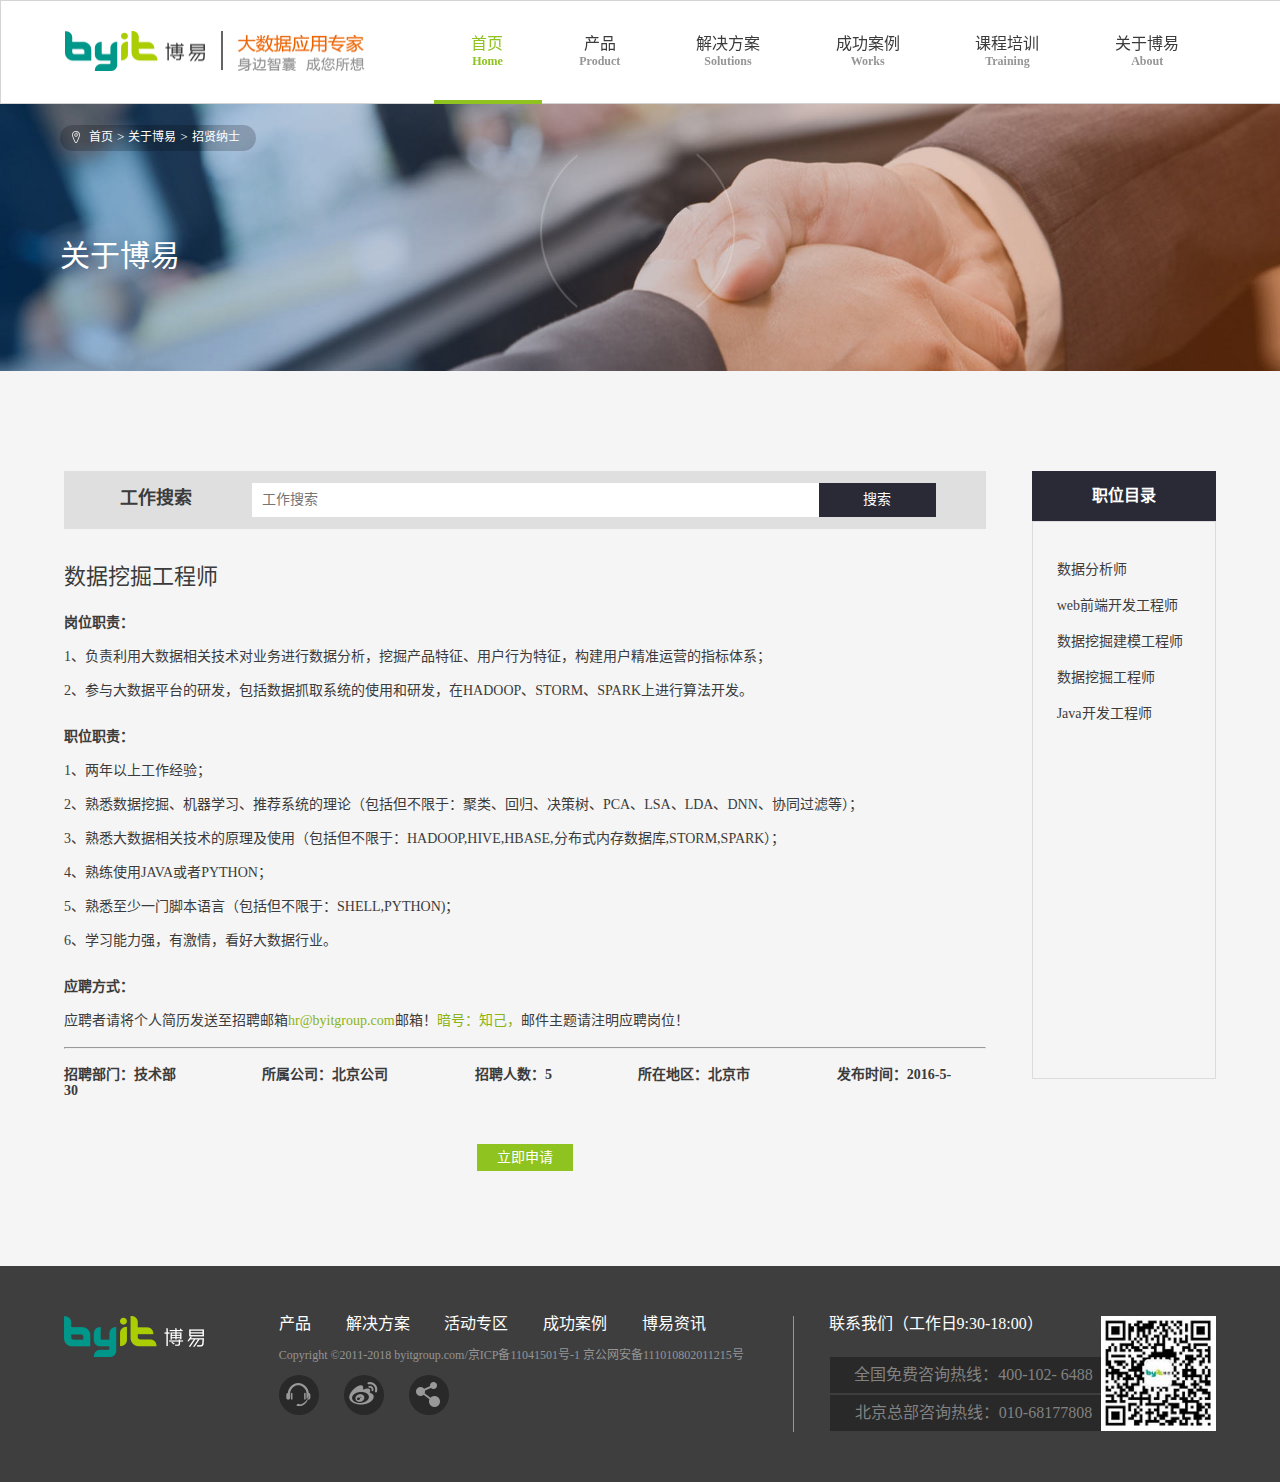
<file: join-us.html>
﻿<!DOCTYPE html>
<html lang="zh-CN">

<head>
    <meta content="text/html;charset=utf-8" http-equiv="content-type">
    <meta name="viewport" content="initial-scale=1.0,maximum-scale=1.0,minimum-scale=1.0,user-scalable=0,width=device-width" />
    <meta name="description" content="">
    <meta name="keywords" content="">
    <title>招贤纳士</title>
    <link href="css/style.css" rel="stylesheet" type="text/css" />
    <link href="css/about.css" rel="stylesheet" type="text/css" />
    <script type="text/javascript" charset="utf-8" src="js/jquery.min.js"></script>
    <script type="text/javascript" charset="utf-8" src="js/index.js"></script>
    <link rel="stylesheet" media="screen and (max-width:1023px)" href="css/phone.css" />
</head>

<body>
    <!--头部开始-->
    <div class="by-header">
        <div class="content">
            <!--头部logo-->
            <div class="by-logo"></div>
            <!--头部导航-->
            <div class="nav">
            <ul class="by-h-nav">
                <li>
                    <div class="current">
                        <a href='index.html'>首页<br/><b>Home</b></a>
                    </div>
                </li>
                <li>
                    <div>
                        <a href='productCenter.html'>产品<br/><b>Product</b></a>
                        <div class="by-drop-down">
                            <p><a href="#">SuperCenter</a></p>
                            <p><a href="#">Tableau</a></p>
                            <p><a href="#">Informatica</a></p>
                            <p><a href="#">Oracle</a></p>
                            <p><a href="#">SAS</a></p>
                        </div>
                    </div>
                </li>
                <li>
                    <div>
                        <a href='solutions.html'>解决方案<br/><b>Solutions</b></a>
                        <div class="by-drop-down drop-down-So">
                            <p><a href="#">金融</a></p>
                            <p><a href="#">医疗</a></p>
                            <p><a href="#">航空</a></p>
                            <p><a href="#">广电</a></p>
                            <p><a href="#">其他</a></p>
                        </div>
                    </div>
                </li>
                <li>
                    <div>
                        <a href='productCenter-Tableau.html'>成功案例<br/><b>Works</b></a>
                        <div class="by-drop-down drop-down-Wo">
                            <p><a href="#">金融</a><a href="#">航空</a></p>
                            <p><a href="#">医疗</a><a href="#">电力</a></p>
                            <p><a href="#">制造</a><a href="#">政府</a></p>
                            <p><a href="#">零售</a><a href="#">商业</a></p>
                            <p><a href="#">连锁</a></p>
                        </div>
                    </div>
                </li>
                <li>
                    <div>
                        <a href='course-training.html'>课程培训<br/><b>Training</b></a>
                        <div class="by-drop-down drop-down-Wo">
                            <p><a href="#">SAS | 技能培训</a></p>
                            <p><a href="#">SAS | 认证培训</a></p>
                            <p><a href="#">Tableau|培训</a></p>
                            <p><a href="#">R语言培训</a></p>
                        </div>
                    </div>
                </li>
                <li>
                    <div>
                        <a href='contact-us.html'>关于博易<br/><b>About</b></a>
                        <div class="by-drop-down drop-down-So drop-down-Ab">
                            <p><a href="#">公司介绍</a></p>
                            <p><a href="#" rel="nofollow">荣誉证书</a></p>
                            <p><a href="#" rel="nofollow">知识产权</a></p>
                            <p><a href="#" rel="nofollow">招贤纳士</a></p>
                            <p><a href="#" rel="nofollow">联系我们</a></p>
                        </div>
                    </div>  
                </li>
            </ul>
            <div class="curBg"></div>
            </div>
            <div class="drop-down-ba"></div>
        </div>
    </div>
    <!--头部结束-->
    <!--轮播图开始-->
    <div class="slider slider2">
        <ul>
            <li>
                <img src="img/aboutbyit.jpg" class="banner">
            </li>
        </ul>
        <div class="nowWezhi">
            <ol>
                <b class='zhishi'><img src="img/zhishi_03.png" alt=""></b>
                <li>首页</li>
                <span class='fuhao'>></span>
                <li>关于博易</li>
                <span class='fuhao'>></span>
                <li>招贤纳士</li>
            </ol>
            <div class="ban_title solucolor">
                <h5>关于博易</h5>
            </div>
        </div>
    </div>
    <!--轮播图结束-->   
    <!--大数据平台开始-->
    <div class="main nain-super main-bot">
        <div class="content">
            <div class="join-conent">
                <div class="main-joinUs">
                    <div class="search-box">
                        <span class="search-tit">工作搜索</span>
                        <span class="search-con"><input type="text" class="iptsty" placeholder="工作搜索" /><button search-btn" type="submit" class="search-btn">搜索</button></span>
                    </div>
                    <div class="join-us-box"> 
                        <p class="ipr-tit">数据挖掘工程师</p>
                        <p class="join-state mgtop30 fontwgt">岗位职责：</p>  
                        <p class="join-state mgtop18">1、负责利用大数据相关技术对业务进行数据分析，挖掘产品特征、用户行为特征，构建用户精准运营的指标体系；</p> 
                        <p class="join-state mgtop18">2、参与大数据平台的研发，包括数据抓取系统的使用和研发，在HADOOP、STORM、SPARK上进行算法开发。</p>  

                        <p class="join-state mgtop30 fontwgt">职位职责：</p>  
                        <p class="join-state mgtop18">1、两年以上工作经验；</p> 
                        <p class="join-state mgtop18">2、熟悉数据挖掘、机器学习、推荐系统的理论（包括但不限于：聚类、回归、决策树、PCA、LSA、LDA、DNN、协同过滤等）；</p>  
                        <p class="join-state mgtop18">3、熟悉大数据相关技术的原理及使用（包括但不限于：HADOOP,HIVE,HBASE,分布式内存数据库,STORM,SPARK）；</p> 
                        <p class="join-state mgtop18">4、熟练使用JAVA或者PYTHON；</p> 
                        <p class="join-state mgtop18">5、熟悉至少一门脚本语言（包括但不限于：SHELL,PYTHON)；</p> 
                        <p class="join-state mgtop18">6、学习能力强，有激情，看好大数据行业。</p> 

                        <p class="join-state mgtop30 fontwgt">应聘方式：</p>  
                        <p class="join-state mgtop18">应聘者请将个人简历发送至招聘邮箱<span class="colorgree">hr@byitgroup.com</span>邮箱！<span class="colorgree">暗号：知己，</span>邮件主题请注明应聘岗位！</p>
                        <hr class="hrsilsty" />
                        <p class="join-state fontwgt">
                            <span class="mgrgt20">招聘部门：技术部</span>
                            <span class="mgrgt20">所属公司：北京公司</span>
                            <span class="mgrgt20">招聘人数：5</span>
                            <span class="mgrgt20">所在地区：北京市</span>
                            <span class="mgrgt20">发布时间：2016-5-30</span>
                        </p>
                        <p class="joinUs-btn"><a href="#">立即申请</a></p>
                    </div>   
                </div>
                <div class="joinUS-empty"></div>
                <div class="joinUS-list">
                    <h4 class="join-h4">职位目录</h4> 
                    <ul class="joinul-list">
                        <li><a href="#">数据分析师</a></li>
                        <li><a href="#">web前端开发工程师</a></li>
                        <li><a href="#">数据挖掘建模工程师</a></li>
                        <li><a href="#">数据挖掘工程师</a></li>
                        <li><a href="#">Java开发工程师</a></li>
                    </ul>   
                </div>
            </div>
        </div>
    </div>
    <!--大数据平台结束-->
    <!--联系我们开始-->
    <div class="main foo">
        <div class="content">
            <ul class="main-foo">
                <li>
                    <img src="img/footer-logo.png" alt="" class="footer-logo" />
                </li>
                <li class="foo-li-pdlef">
                        <a href="#" class="footer-aa">产品</a>
                        <a href="#" class="footer-aa">解决方案</a>
                        <a href="#" class="footer-aa">活动专区</a>
                        <a href="#" class="footer-aa">成功案例</a>
                        <a href="#" class="footer-aa">博易资讯</a>
                        <p class="mail-li-copy">Copyright ©2011-2018 byitgroup.com/京ICP备11041501号-1 京公网安备111010802011215号</p>
                        <p class="main-li">
                            <span class="main-lianxi">
                                <a href="#"><em class="main-lianxi-kf"></em></a><i></i>
                            </span>
                            <span class="main-lianxi">
                                <a href="#"><em class="main-lianxi-wb"></em></a><i></i>
                            </span>
                            <span class="main-lianxi">
                                <a href="#"><em class="main-lianxi-oa"></em></a><i></i>
                            </span>
                        </p>
                </li>
                <li class="foo-li-sty">
                    <a href="#" class="contactus">联系我们</a><em>（工作日9:30-18:00）</em>
                    <p class="dh mgtop24 mgright60">全国免费咨询热线：400-102- 6488</p>
                    <p class="dh mgright60">北京总部咨询热线：010-68177808</p>
                    <img src="img/erweima.jpg" alt="" class="footer-erweima" />
                </li>
            </ul>
        </div>
    </div>
    <!--联系我们结束-->
</body>
<!--轮播图-->
<script type="text/javascript" src="js/yxMobileSlider.js"></script>
<script>
$(".slider").yxMobileSlider({
    during: 3000
});

</script>

</html>
</file>
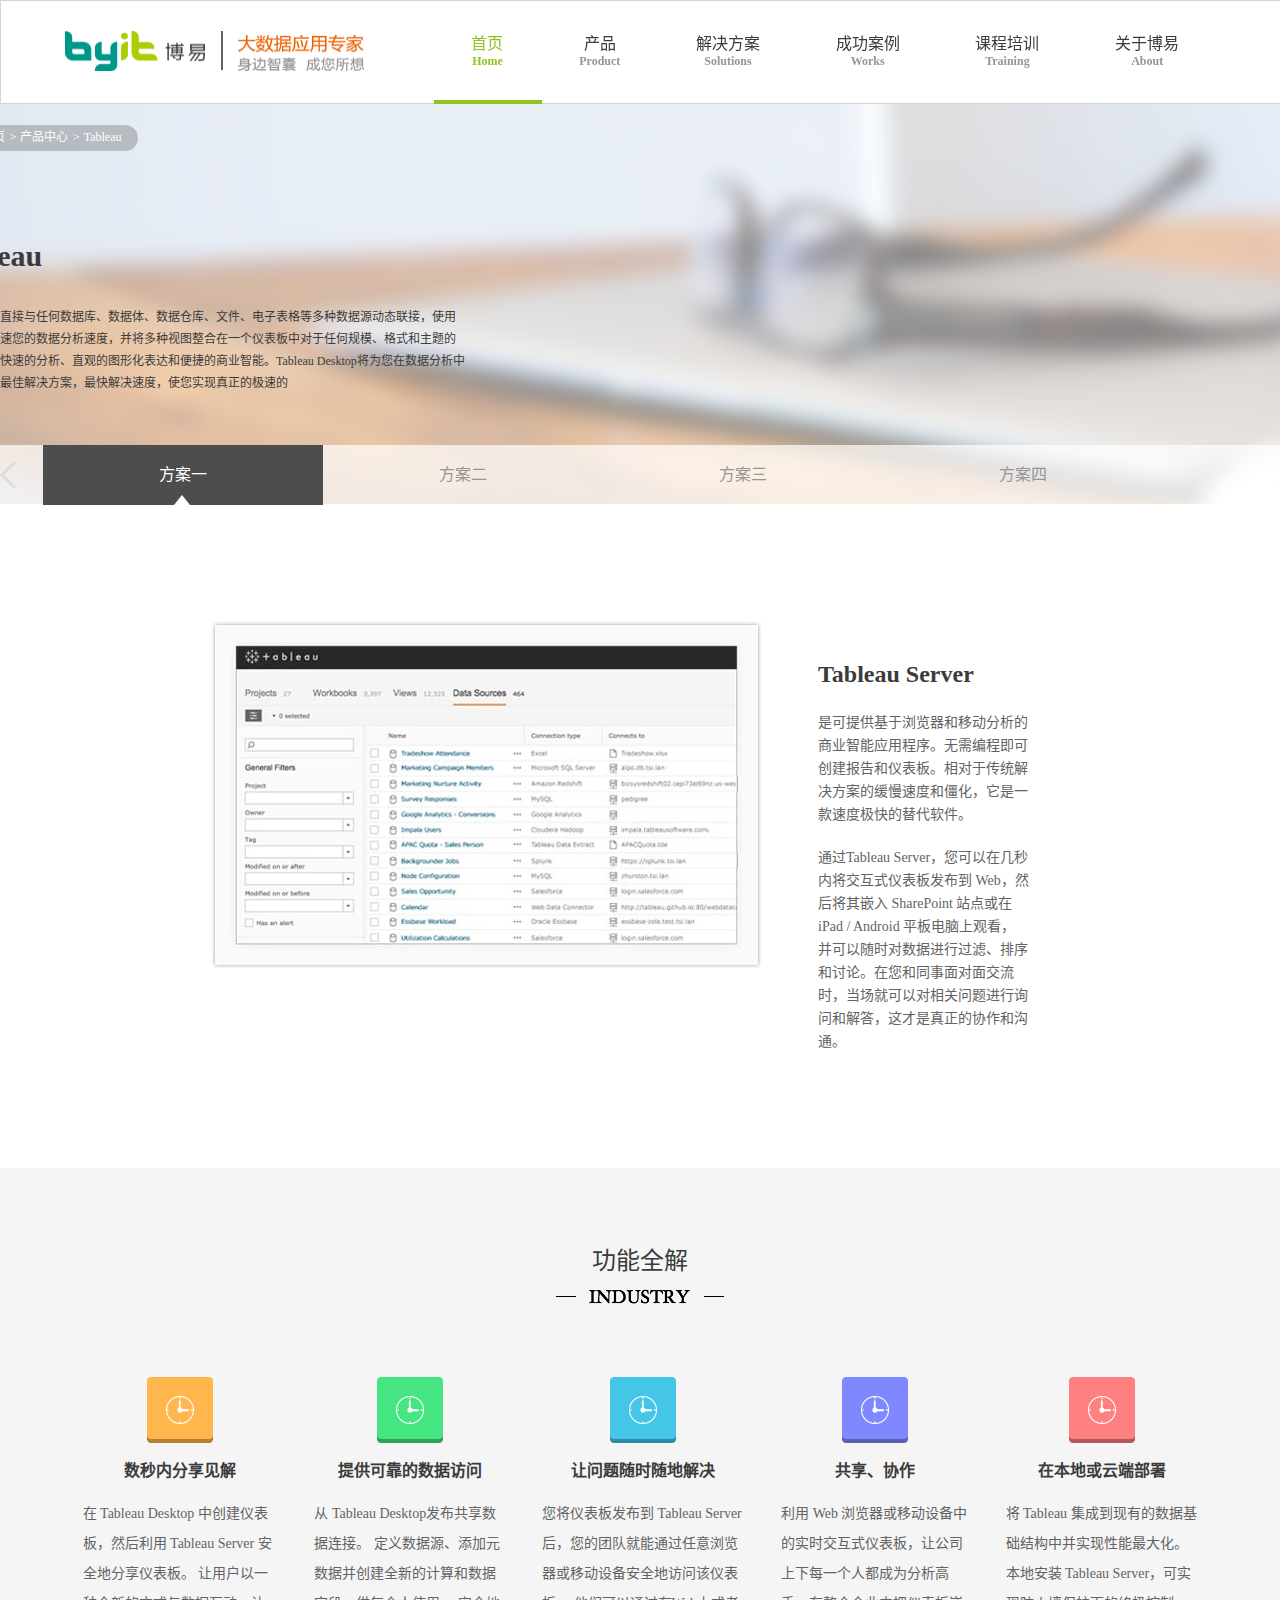
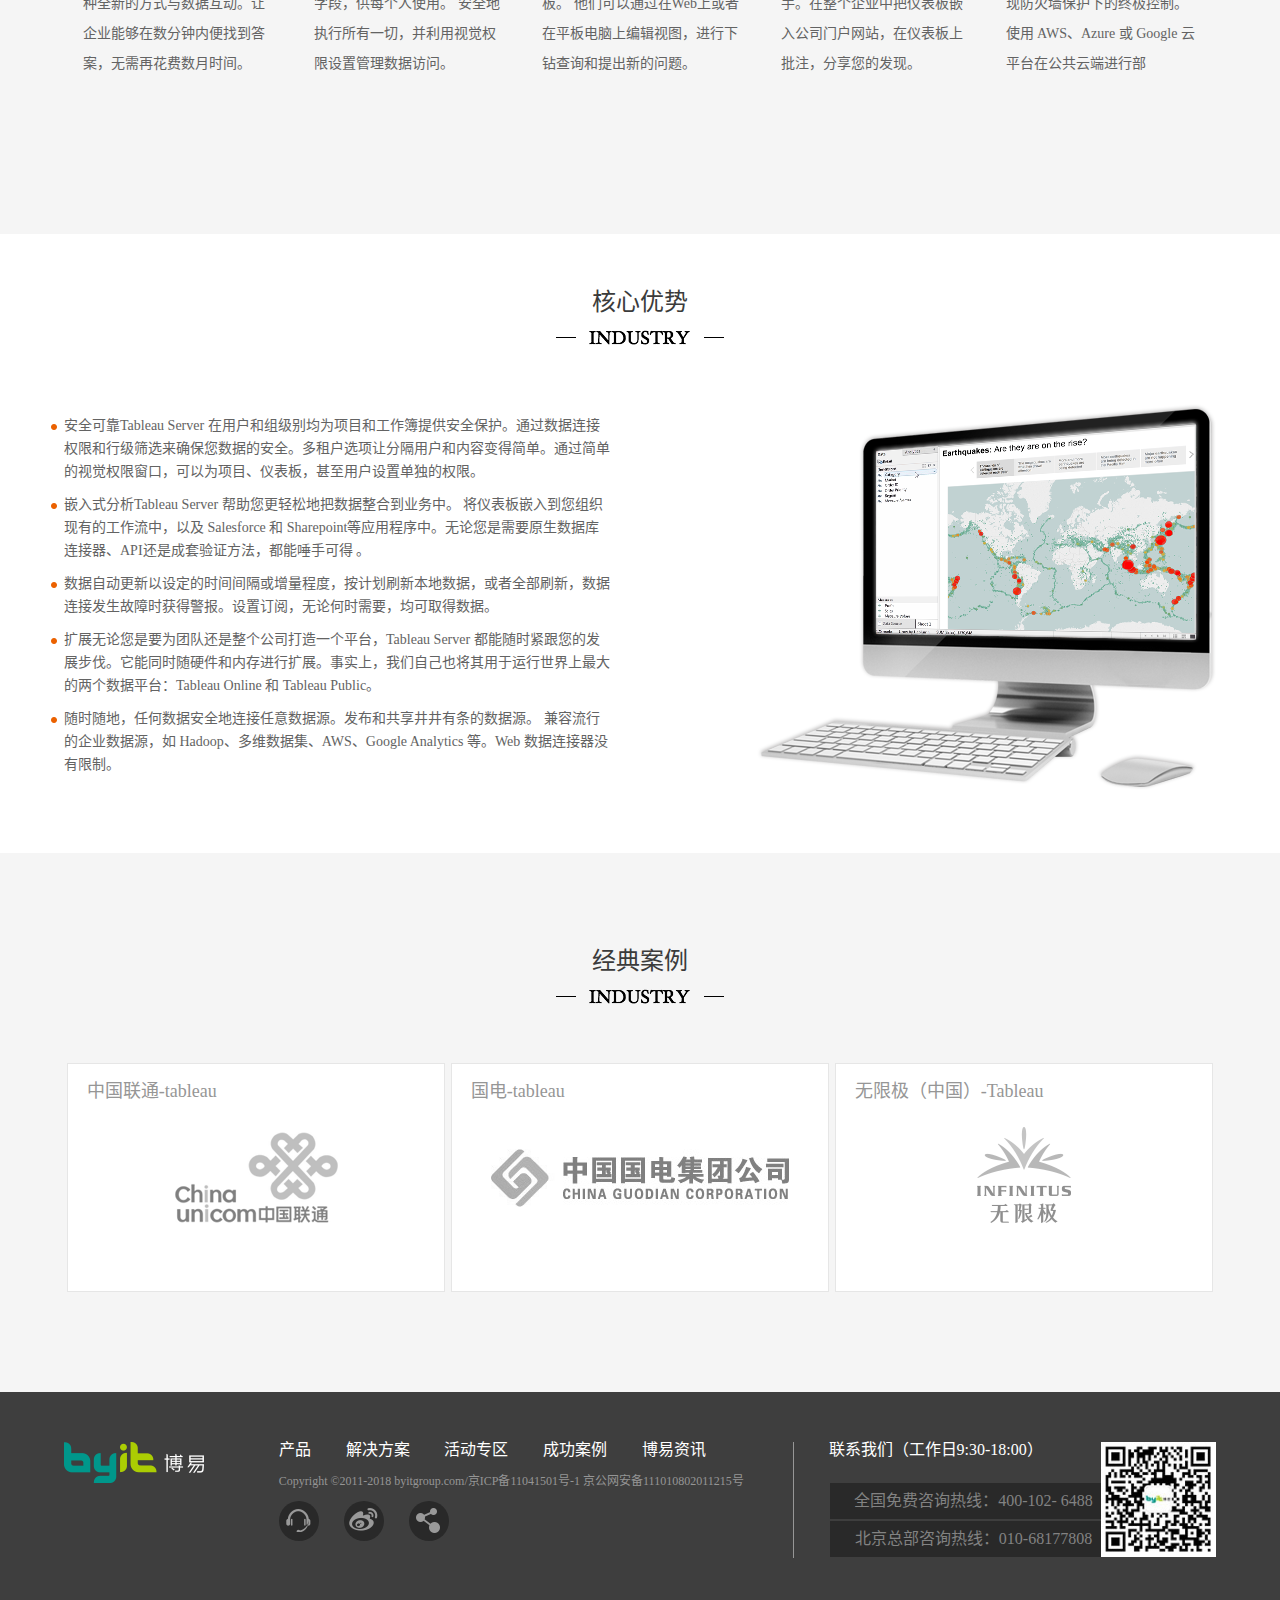
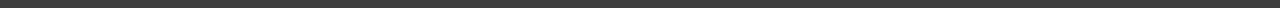
<file: productCenter-Tableau.html>
<!DOCTYPE html>
<html lang="zh-CN">

<head>
    <meta content="text/html;charset=utf-8" http-equiv="content-type">
    <meta name="viewport" content="initial-scale=1.0,maximum-scale=1.0,minimum-scale=1.0,user-scalable=0,width=device-width" />
    <title>产品中心-Tableau</title>
    <link href="css/style.css" rel="stylesheet" type="text/css" />
    <link rel="stylesheet" href="css/product.css">
    <script type="text/javascript" charset="utf-8" src="js/jquery.min.js"></script>
    <script type="text/javascript" charset="utf-8" src="js/index.js"></script>
    <script type="text/javascript" charset="utf-8" src="js/bannernavscroll.js"></script>
    <link rel="stylesheet" media="screen and (max-width:1023px)" href="css/phone.css" />
</head>

<body>
    <!--头部开始-->
    <div class="by-header">
        <div class="content">
            <!--头部logo-->
            <div class="by-logo"></div>
            <!--头部导航-->
            <div class="nav">
            <ul class="by-h-nav">
                <li>
                    <div class="current">
                        <a href='index.html'>首页<br/><b>Home</b></a>
                    </div>
                </li>
                <li>
                    <div>
                        <a href='productCenter.html'>产品<br/><b>Product</b></a>
                        <div class="by-drop-down">
                            <p><a href="#">SuperCenter</a></p>
                            <p><a href="#">Tableau</a></p>
                            <p><a href="#">Informatica</a></p>
                            <p><a href="#">Oracle</a></p>
                            <p><a href="#">SAS</a></p>
                        </div>
                    </div>
                </li>
                <li>
                    <div>
                        <a href='solutions.html'>解决方案<br/><b>Solutions</b></a>
                        <div class="by-drop-down drop-down-So">
                            <p><a href="#">金融</a></p>
                            <p><a href="#">医疗</a></p>
                            <p><a href="#">航空</a></p>
                            <p><a href="#">广电</a></p>
                            <p><a href="#">其他</a></p>
                        </div>
                    </div>
                </li>
                <li>
                    <div>
                        <a href='productCenter-Tableau.html'>成功案例<br/><b>Works</b></a>
                        <div class="by-drop-down drop-down-Wo">
                            <p><a href="#">金融</a><a href="#">航空</a></p>
                            <p><a href="#">医疗</a><a href="#">电力</a></p>
                            <p><a href="#">制造</a><a href="#">政府</a></p>
                            <p><a href="#">零售</a><a href="#">商业</a></p>
                            <p><a href="#">连锁</a></p>
                        </div>
                    </div>
                </li>
                <li>
                    <div>
                        <a href='course-training.html'>课程培训<br/><b>Training</b></a>
                        <div class="by-drop-down drop-down-Wo">
                            <p><a href="#">SAS | 技能培训</a></p>
                            <p><a href="#">SAS | 认证培训</a></p>
                            <p><a href="#">Tableau|培训</a></p>
                            <p><a href="#">R语言培训</a></p>
                        </div>
                    </div>
                </li>
                <li>
                    <div>
                        <a href='contact-us.html'>关于博易<br/><b>About</b></a>
                        <div class="by-drop-down drop-down-So drop-down-Ab">
                            <p><a href="#">公司介绍</a></p>
                            <p><a href="#" rel="nofollow">荣誉证书</a></p>
                            <p><a href="#" rel="nofollow">知识产权</a></p>
                            <p><a href="#" rel="nofollow">招贤纳士</a></p>
                            <p><a href="#" rel="nofollow">联系我们</a></p>
                        </div>
                    </div>  
                </li>
            </ul>
            <div class="curBg"></div>
            </div>
            <div class="drop-down-ba"></div>
        </div>
    </div>
    <!--头部结束-->
    <!--轮播图开始-->
    <div class="slider slider2">
        <ul>
            <li>
                <img src="img/productbn_02.png" class="banner">
            </li>
        </ul>
        <div class="nowWezhi">
        	<ol>
        		<b class='zhishi'><img src="img/zhishi_03.png" alt=""></b>
        		<li>首页</li>
        		<span class='fuhao'>></span>
        		<li>产品中心</li>
                <span class='fuhao'>></span>
                <li>Tableau</li>
        	</ol>
        	<div class="productDat">
	        	<h5>Tableau</h5>
	        </div>
            <span class="duationa">
                产品中心可直接与任何数据库、数据体、数据仓库、文件、电子表格等多种数据源动态联接，使用数据引擎加速您的数据分析速度，并将多种视图整合在一个仪表板中对于任何规模、格式和主题的数据，提供快速的分析、直观的图形化表达和便捷的商业智能。Tableau Desktop将为您在数据分析中的问题提供最佳解决方案，最快解决速度，使您实现真正的极速的
            </span>
        </div>
        <!--左右滚动导航开始-->
        <div class="banner_nav_product">
            <div id="featureContainer" class="content">
                <div id="feature">
                    <div id="block">
                        <div id="botton-scroll">
                            <ul class="featureul">
                              <li class="featureBox">
                                <div class="box"><a href="#" class="cur_sty01">方案一</a></div>
                              </li>
                              <li class="featureBox">
                                <div class="box"><a href="#">方案二</a></div>
                              </li>
                              <li class="featureBox">
                                <div class="box"><a href="#">方案三</a></div>
                              </li>
                              <li class="featureBox">
                                <div class="box"><a href="#">方案四</a></div>
                              </li>
                              <li class="featureBox">
                                <div class="box"><a href="#">方案五</a></div>
                              </li>
                              <li class="featureBox">
                                <div class="box"><a href="#">方案六</a></div>
                              </li>
                              <li class="featureBox">
                                <div class="box"><a href="#">方案七</a></div>
                              </li>
                              <li class="featureBox">
                                <div class="box"><a href="#">方案八</a></div>
                              </li>
                              <li class="featureBox">
                                <div class=box><a href="#">方案九</a></div>
                              </li>
                              <li class="featureBox">
                                <div class="box"><a href="#">方案十</a></div>
                              </li>
                            </ul>
                        </div>
                    </div>
                    <a class="prev_btn" href="javascript:void();"></a>
                    <a class="next_btn" href="javascript:void();"></a>
                </div>
            </div>
        </div>
        <!--左右滚动导航结束-->
    </div>
    <!--轮播图结束-->
    <!--Tableau Server开始-->
    <div class="main" style='padding-top:54px;padding-bottom:115px;'>
        <div class="content">
            <div class="main-Su width30 padleft148">
                <img src="img/product_tableau_01.jpg" />
            </div>
        	<div class="main-Su width70 pdleft56">
                <p class="Tableau-tit">Tableau Server</p>
                <div class="main-Su_Tab">是可提供基于浏览器和移动分析的商业智能应用程序。无需编程即可创建报告和仪表板。相对于传统解决方案的缓慢速度和僵化，它是一款速度极快的替代软件。
                </div>
                <div class="main-Su_Tab">通过Tableau Server，您可以在几秒内将交互式仪表板发布到 Web，然后将其嵌入 SharePoint 站点或在 iPad / Android 平板电脑上观看，并可以随时对数据进行过滤、排序和讨论。在您和同事面对面交流时，当场就可以对相关问题进行询问和解答，这才是真正的协作和沟通。
                </div>
            </div>           
        </div>
    </div>
    <!--Tableau Server结束-->
    <!--功能全解开始-->
    <div class="main nain-super" style='padding-top:85px;padding-bottom:115px;'>
        <div class="content">
        	<dl class="content_title">
                <dt>功能全解</dt>
                <dd><img src="img/tit01.png" /></dd>
            </dl>
        	<div class="main-So">
                <ul>
                    <li>
                        <dl class="table-dl">
                            <dt class="tableau-one"></dt>
                            <dd class="tabdl-dd">数秒内分享见解</dd>
                            <dd class="tabdl-dd-txt">在 Tableau Desktop 中创建仪表板，然后利用 Tableau Server 安全地分享仪表板。 让用户以一种全新的方式与数据互动。让企业能够在数分钟内便找到答案，无需再花费数月时间。</dd>
                        </dl>
                    </li>
                    <li>
                        <dl class="table-dl">
                            <dt class="tableau-two"></dt>
                            <dd class="tabdl-dd">提供可靠的数据访问</dd>
                            <dd class="tabdl-dd-txt">从 Tableau Desktop发布共享数据连接。 定义数据源、添加元数据并创建全新的计算和数据字段，供每个人使用。 安全地执行所有一切，并利用视觉权限设置管理数据访问。</dd>
                        </dl>
                    </li>
                    <li>
                        <dl class="table-dl">
                            <dt class="tableau-three"></dt>
                            <dd class="tabdl-dd">让问题随时随地解决</dd>
                            <dd class="tabdl-dd-txt">您将仪表板发布到 Tableau Server 后，您的团队就能通过任意浏览器或移动设备安全地访问该仪表板。 他们可以通过在Web上或者在平板电脑上编辑视图，进行下钻查询和提出新的问题。</dd>
                        </dl>
                    </li>
                    <li>
                        <dl class="table-dl">
                            <dt class="tableau-four"></dt>
                            <dd class="tabdl-dd">共享、协作</dd>
                            <dd class="tabdl-dd-txt">利用 Web 浏览器或移动设备中的实时交互式仪表板，让公司上下每一个人都成为分析高手。在整个企业中把仪表板嵌入公司门户网站，在仪表板上批注，分享您的发现。</dd>
                        </dl>
                    </li>
                    <li>
                        <dl class="table-dl">
                            <dt class="tableau-five"></dt>
                            <dd class="tabdl-dd">在本地或云端部署</dd>
                            <dd class="tabdl-dd-txt">将 Tableau 集成到现有的数据基础结构中并实现性能最大化。本地安装 Tableau Server，可实现防火墙保护下的终极控制。使用 AWS、Azure 或 Google 云平台在公共云端进行部</dd>
                        </dl>
                    </li>
                </ul>
            </div>        
        </div>
    </div>
    <!--功能全解结束-->
    <!--核心优势开始-->
    <div class="main" style='padding-top:60px;padding-bottom:60px;'>
        <div class="content">
        	<dl class="content_title mgbot56">
                <dt>核心优势</dt>
                <dd><img src="img/tit01.png" /></dd>
            </dl>           
            <ul class="main-Su width70">
                <li class="main-Su_adv">安全可靠Tableau Server 在用户和组级别均为项目和工作簿提供安全保护。通过数据连接权限和行级筛选来确保您数据的安全。多租户选项让分隔用户和内容变得简单。通过简单的视觉权限窗口，可以为项目、仪表板，甚至用户设置单独的权限。
                </li>
                <li class="main-Su_adv">嵌入式分析Tableau Server 帮助您更轻松地把数据整合到业务中。 将仪表板嵌入到您组织现有的工作流中，以及 Salesforce 和 Sharepoint等应用程序中。无论您是需要原生数据库连接器、API还是成套验证方法，都能唾手可得 。
                </li>
                <li class="main-Su_adv">数据自动更新以设定的时间间隔或增量程度，按计划刷新本地数据，或者全部刷新，数据连接发生故障时获得警报。设置订阅，无论何时需要，均可取得数据。
                </li>
                <li class="main-Su_adv">扩展无论您是要为团队还是整个公司打造一个平台，Tableau Server 都能随时紧跟您的发展步伐。它能同时随硬件和内存进行扩展。事实上，我们自己也将其用于运行世界上最大的两个数据平台：Tableau Online 和 Tableau Public。
                </li>
                <li class="main-Su_adv">随时随地，任何数据安全地连接任意数据源。发布和共享井井有条的数据源。 兼容流行的企业数据源，如 Hadoop、多维数据集、AWS、Google Analytics 等。Web 数据连接器没有限制。 
                </li>
            </ul> 
            <div class="main-Su width30" >
                <img src="img/product_tableau_02.png" />
            </div>
        </div>
    </div>
    <!--核心优势结束-->
    <!--经典案例开始-->
    <div class="main nain-super" style='padding-top:100px;padding-bottom:100px;'>
        <div class="content">
        	<dl class="content_title mgbot56">
                <dt>经典案例</dt>
                <dd><img src="img/tit01.png" /></dd>
            </dl>  
        	<div class="main-So-case">
                <ul>
                    <li>
                        <a href="#">
                        <div class="main-Case-Gd">
                            <p>中国联通-tableau</p>
                            <div class="So-LT-case"></div>
                        </div>
                        </a>
                    </li>
                    <li>
                        <a href="#">
                        <div class="main-Case-Gd">
                            <p>国电-tableau</p>
                            <div class="So-Gd-case"></div>
                        </div>
                        </a>
                    </li>
                    <li>
                        <a href="#">
                        <div class="main-Case-Gd">
                            <p>无限极（中国）-Tableau</p>
                            <div class="So-Hk-case"></div>
                        </div>
                        </a>
                    </li>
                </ul>
            </div>            
        </div>
    </div>
    <!--经典案例结束-->
    <!--联系我们开始-->
    <div class="main foo">
        <div class="content">
            <ul class="main-foo">
                <li>
                    <img src="img/footer-logo.png" alt="" class="footer-logo" />
                </li>
                <li class="foo-li-pdlef">
                        <a href="#" class="footer-aa">产品</a>
                        <a href="#" class="footer-aa">解决方案</a>
                        <a href="#" class="footer-aa">活动专区</a>
                        <a href="#" class="footer-aa">成功案例</a>
                        <a href="#" class="footer-aa">博易资讯</a>
                        <p class="mail-li-copy">Copyright ©2011-2018 byitgroup.com/京ICP备11041501号-1 京公网安备111010802011215号</p>
                        <p class="main-li">
                            <span class="main-lianxi">
                                <a href="#"><em class="main-lianxi-kf"></em></a><i></i>
                            </span>
                            <span class="main-lianxi">
                                <a href="#"><em class="main-lianxi-wb"></em></a><i></i>
                            </span>
                            <span class="main-lianxi">
                                <a href="#"><em class="main-lianxi-oa"></em></a><i></i>
                            </span>
                        </p>
                </li>
                <li class="foo-li-sty">
                    <a href="#" class="contactus">联系我们</a><em>（工作日9:30-18:00）</em>
                    <p class="dh mgtop24 mgright60">全国免费咨询热线：400-102- 6488</p>
                    <p class="dh mgright60">北京总部咨询热线：010-68177808</p>
                    <img src="img/erweima.jpg" alt="" class="footer-erweima" />
                </li>
            </ul>
        </div>
    </div>
    <!--联系我们结束-->
</body>
</html>
</file>
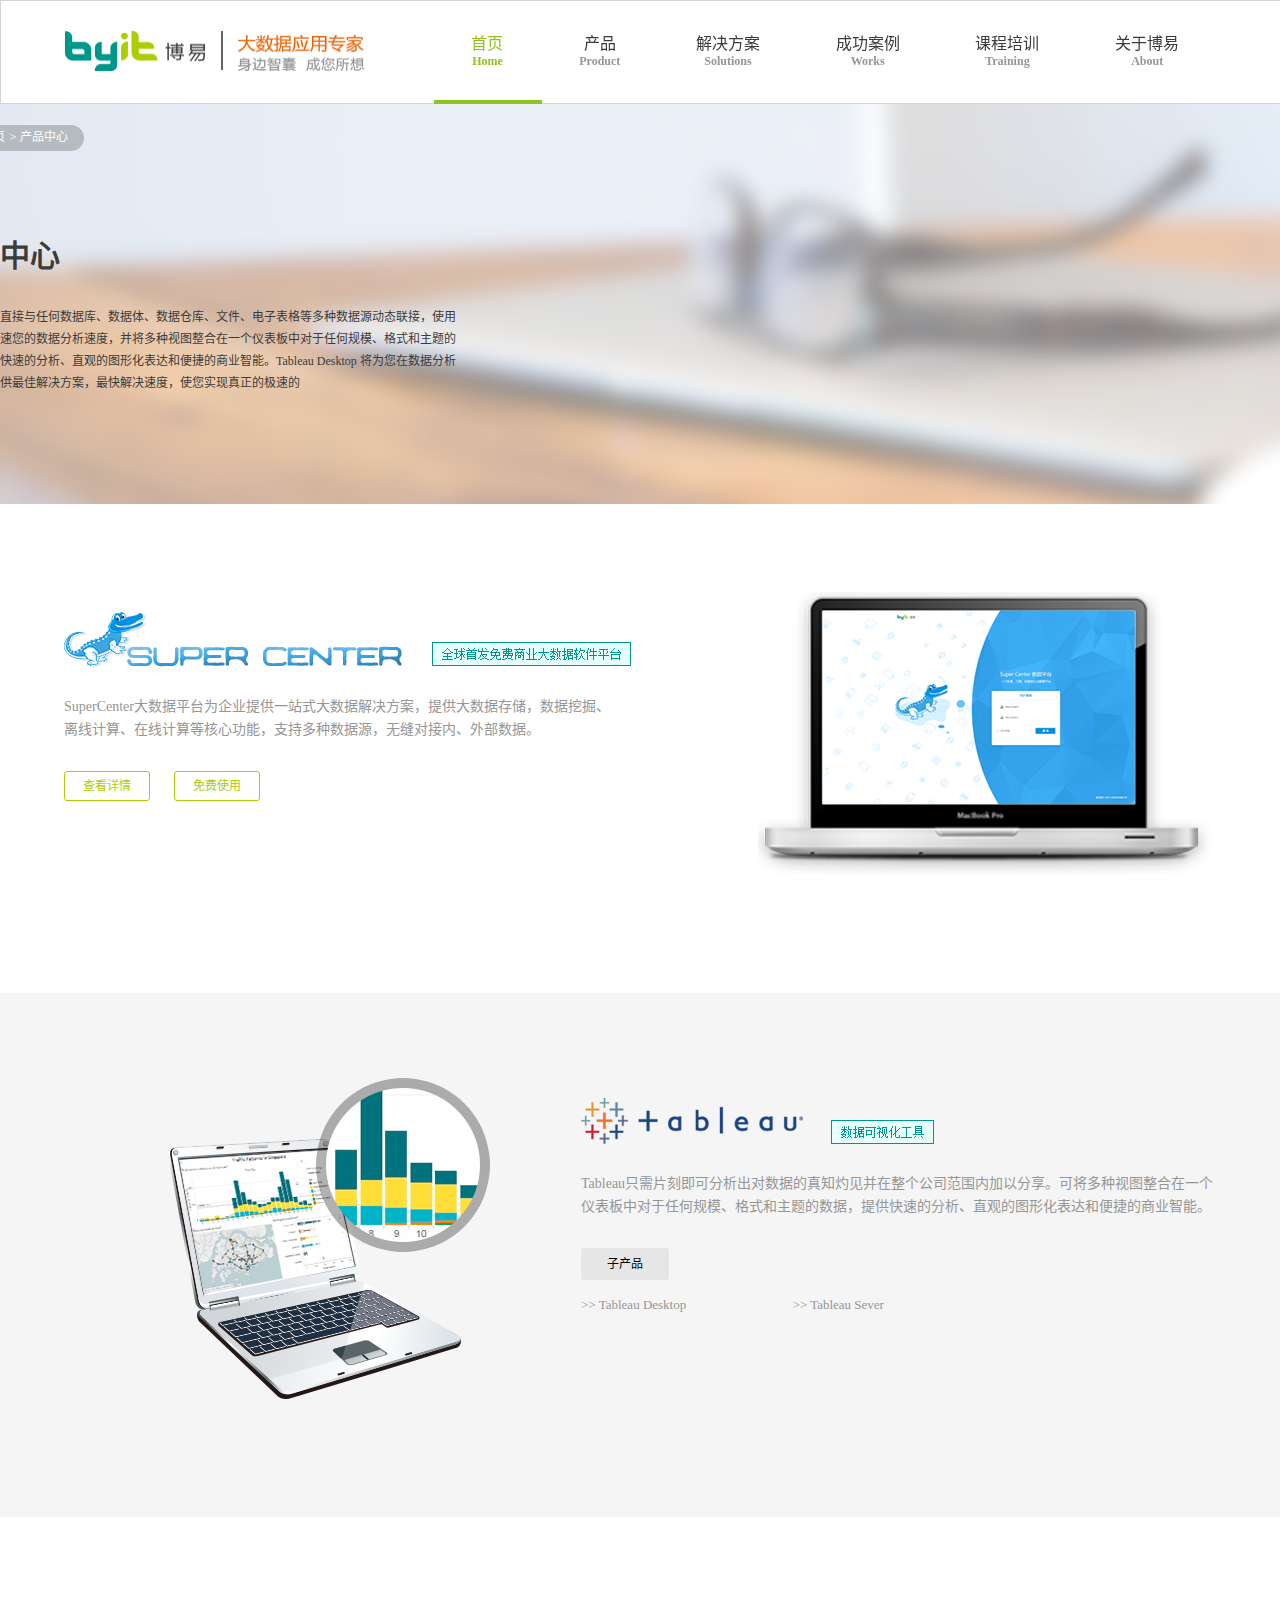
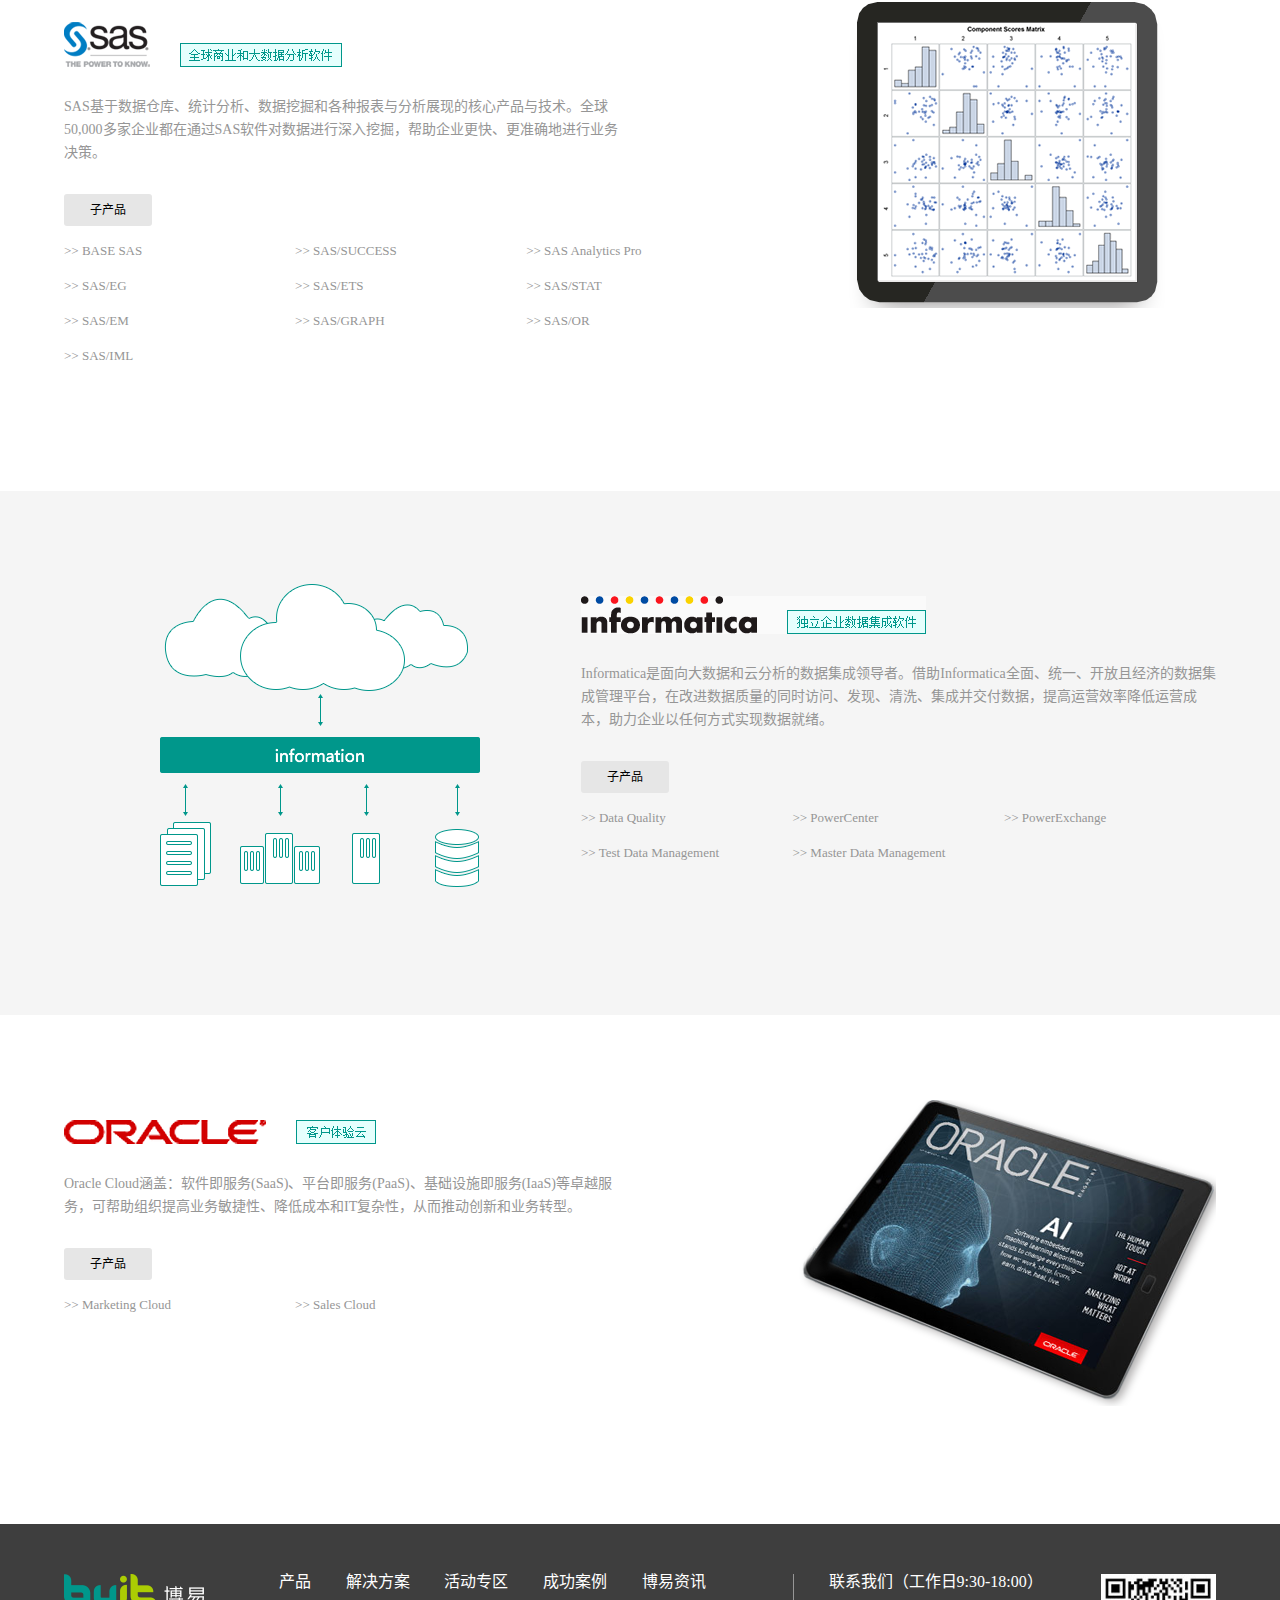
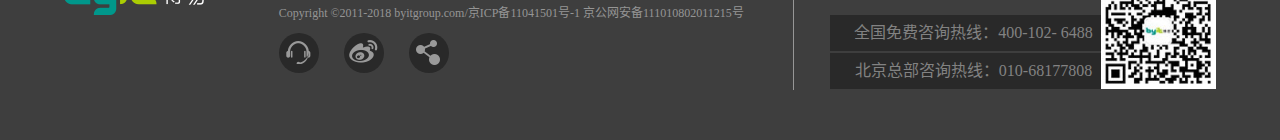
<file: productCenter.html>
<!DOCTYPE html>
<html lang="zh-CN">

<head>
    <meta content="text/html;charset=utf-8" http-equiv="content-type">
    <meta name="viewport" content="initial-scale=1.0,maximum-scale=1.0,minimum-scale=1.0,user-scalable=0,width=device-width" />
    <title>产品中心</title>
    <link href="css/style.css" rel="stylesheet" type="text/css" />
    <link rel="stylesheet" href="css/product.css">
    <script type="text/javascript" charset="utf-8" src="js/jquery.min.js"></script>
    <script type="text/javascript" charset="utf-8" src="js/index.js"></script>
    <link rel="stylesheet" media="screen and (max-width:1023px)" href="css/phone.css" />
</head>

<body>
    <!--头部开始-->
    <div class="by-header">
        <div class="content">
            <!--头部logo-->
            <div class="by-logo"></div>
            <!--头部导航-->
            <div class="nav">
            <ul class="by-h-nav">
                <li>
                    <div class="current">
                        <a href='index.html'>首页<br/><b>Home</b></a>
                    </div>
                </li>
                <li>
                    <div>
                        <a href='productCenter.html'>产品<br/><b>Product</b></a>
                        <div class="by-drop-down">
                            <p><a href="#">SuperCenter</a></p>
                            <p><a href="#">Tableau</a></p>
                            <p><a href="#">Informatica</a></p>
                            <p><a href="#">Oracle</a></p>
                            <p><a href="#">SAS</a></p>
                        </div>
                    </div>
                </li>
                <li>
                    <div>
                        <a href='solutions.html'>解决方案<br/><b>Solutions</b></a>
                        <div class="by-drop-down drop-down-So">
                            <p><a href="#">金融</a></p>
                            <p><a href="#">医疗</a></p>
                            <p><a href="#">航空</a></p>
                            <p><a href="#">广电</a></p>
                            <p><a href="#">其他</a></p>
                        </div>
                    </div>
                </li>
                <li>
                    <div>
                        <a href='productCenter-Tableau.html'>成功案例<br/><b>Works</b></a>
                        <div class="by-drop-down drop-down-Wo">
                            <p><a href="#">金融</a><a href="#">航空</a></p>
                            <p><a href="#">医疗</a><a href="#">电力</a></p>
                            <p><a href="#">制造</a><a href="#">政府</a></p>
                            <p><a href="#">零售</a><a href="#">商业</a></p>
                            <p><a href="#">连锁</a></p>
                        </div>
                    </div>
                </li>
                <li>
                    <div>
                        <a href='course-training.html'>课程培训<br/><b>Training</b></a>
                        <div class="by-drop-down drop-down-Wo">
                            <p><a href="#">SAS | 技能培训</a></p>
                            <p><a href="#">SAS | 认证培训</a></p>
                            <p><a href="#">Tableau|培训</a></p>
                            <p><a href="#">R语言培训</a></p>
                        </div>
                    </div>
                </li>
                <li>
                    <div>
                        <a href='contact-us.html'>关于博易<br/><b>About</b></a>
                        <div class="by-drop-down drop-down-So drop-down-Ab">
                            <p><a href="#">公司介绍</a></p>
                            <p><a href="#" rel="nofollow">荣誉证书</a></p>
                            <p><a href="#" rel="nofollow">知识产权</a></p>
                            <p><a href="#" rel="nofollow">招贤纳士</a></p>
                            <p><a href="#" rel="nofollow">联系我们</a></p>
                        </div>
                    </div>  
                </li>
            </ul>
            <div class="curBg"></div>
            </div>
            <div class="drop-down-ba"></div>
        </div>
    </div>
    <!--头部结束-->
    <!--轮播图开始-->
    <div class="slider slider2">
        <ul>
            <li>
                <img src="img/productbn_02.png" class="banner">
            </li>
        </ul>
        <div class="nowWezhi">
        	<ol>
        		<b class='zhishi'><img src="img/zhishi_03.png" alt=""></b>
        		<li>首页</li>
        		<span class='fuhao'>></span>
        		<li>产品中心</li>
        	</ol>
        	<div class="productDat">
	        	<h5>产品中心</h5>
	        </div>
	        <span class="duationa">
        		产品中心可直接与任何数据库、数据体、数据仓库、文件、电子表格等多种数据源动态联接，使用数据引擎加速您的数据分析速度，并将多种视图整合在一个仪表板中对于任何规模、格式和主题的数据，提供快速的分析、直观的图形化表达和便捷的商业智能。Tableau Desktop 将为您在数据分析中的问题提供最佳解决方案，最快解决速度，使您实现真正的极速的
        	</span>
        </div>
    </div>
    <!--轮播图结束-->
    <!--super开始-->
    <div class="main" style='padding-top:85px;padding-bottom:115px;'>
        <div class="content">
        	<div class="main-Su width70" style="">
                <div class="main-Su_t">
                	<span><img src="img/loginpng_03.png" alt=""></span>
                </div>
                <div class="main-Su_c">
                	SuperCenter大数据平台为企业提供一站式大数据解决方案，提供大数据存储，数据挖掘、离线计算、在线计算等核心功能，支持多种数据源，无缝对接内、外部数据。
                </div>
                <div class="main-Su_b">
                	<button>查看详情</button>
                	<button>免费使用</button>
                </div>
            </div>
            <div class="main-Su width30" >
                <img src="img/diannao_03.png" />
            </div>
        </div>
    </div>
    <!--super结束-->
    <!--可视化工具开始-->
    <div class="main nain-super" style='padding-top:85px;padding-bottom:115px;'>
        <div class="content">
        	<div class="main-Su width30" >
                <img src="img/pictruea_03.png" />
            </div>
        	<div class="main-Su width70" style="padding-left:75px;">
                <div class="main-Su_t">
                	<span><img src="img/pictruea_06.png" alt=""></span>
                </div>
                <div class="main-Su_c" style='width:100%;'>
                	Tableau只需片刻即可分析出对数据的真知灼见并在整个公司范围内加以分享。可将多种视图整合在一个仪表板中对于任何规模、格式和主题的数据，提供快速的分析、直观的图形化表达和便捷的商业智能。
                </div>
                <div class="main-Su_ba">
                	<button>子产品</button>
                </div>
                <div class="main-Su_4">
                	<ol>
                		<li>>> Tableau Desktop</li>
                		<li>>> Tableau Sever</li>
                	</ol>
                </div>
            </div>          
        </div>
    </div>
    <!--可视化工具结束-->
    <!--sas开始-->
    <div class="main" style='padding-top:85px;padding-bottom:115px;'>
        <div class="content">
        	<div class="main-Su width70" style="">
                <div class="main-Su_t">
                	<span><img src="img/sasa_03.png" alt=""></span>
                </div>
                <div class="main-Su_c">
                	SAS基于数据仓库、统计分析、数据挖掘和各种报表与分析展现的核心产品与技术。全球50,000多家企业都在通过SAS软件对数据进行深入挖掘，帮助企业更快、更准确地进行业务决策。
                </div>
                <div class="main-Su_ba">
                	<button>子产品</button>
                </div>
                <div class="main-Su_4">
                	<ol>
                		<li>>> BASE SAS</li>
                		<li>>> SAS/SUCCESS</li>
                		<li>>> SAS Analytics Pro</li>
                		<li>>> SAS/EG</li>
                		<li>>> SAS/ETS</li>
                		<li>>> SAS/STAT</li>
                		<li>>> SAS/EM</li>
                		<li>>> SAS/GRAPH</li>
                		<li>>> SAS/OR</li>
                		<li>>> SAS/IML</li>
                	</ol>
                </div>
            </div>
            <div class="main-Su width30" >
                <img src="img/smallPictrue_03.png" />
            </div>
        </div>
    </div>
    <!--sas结束-->
    <!--informatic开始-->
    <div class="main nain-super" style='padding-top:85px;padding-bottom:115px;'>
        <div class="content">
        	<div class="main-Su width30" >
                <img src="img/smallPictrue_07.png" />
            </div>
        	<div class="main-Su width70" style="padding-left:75px;">
                <div class="main-Su_t">
                	<span><img src="img/biaojiorg_03.png" alt=""></span>
                </div>
                <div class="main-Su_c" style='width:100%;'>
                	Informatica是面向大数据和云分析的数据集成领导者。借助Informatica全面、统一、开放且经济的数据集成管理平台，在改进数据质量的同时访问、发现、清洗、集成并交付数据，提高运营效率降低运营成本，助力企业以任何方式实现数据就绪。
                </div>
                <div class="main-Su_ba">
                	<button>子产品</button>
                </div>
                <div class="main-Su_4">
                	<ol>
                		<li>>> Data Quality</li>
                        <li>>> PowerCenter</li>
                        <li>>> PowerExchange</li>
                        <li>>> Test Data Management</li>
                		<li>>> Master Data Management</li>
                	</ol>
                </div>
            </div>          
        </div>
    </div>
    <!--informatic结束-->
    <!--oracle开始-->
    <div class="main" style='padding-top:85px;padding-bottom:115px;'>
        <div class="content">
            <div class="main-Su width70" style="">
                <div class="main-Su_t">
                    <span><img src="img/biaojiorg_07.png" alt=""></span>
                </div>
                <div class="main-Su_c">
                    Oracle Cloud涵盖：软件即服务(SaaS)、平台即服务(PaaS)、基础设施即服务(IaaS)等卓越服务，可帮助组织提高业务敏捷性、降低成本和IT复杂性，从而推动创新和业务转型。
                </div>
                <div class="main-Su_ba">
                    <button>子产品</button>
                </div>
                <div class="main-Su_4">
                    <ol>
                        <li>>> Marketing Cloud</li>
                        <li>>> Sales Cloud</li>
                    </ol>
                </div>
            </div>
            <div class="main-Su width30" >
                <img src="img/smallPictrue_10.png" />
            </div>
        </div>
    </div>
    <!--oracle结束-->
    <!--联系我们开始-->
    <div class="main foo">
        <div class="content">
            <ul class="main-foo">
                <li>
                    <img src="img/footer-logo.png" alt="" class="footer-logo" />
                </li>
                <li class="foo-li-pdlef">
                        <a href="#" class="footer-aa">产品</a>
                        <a href="#" class="footer-aa">解决方案</a>
                        <a href="#" class="footer-aa">活动专区</a>
                        <a href="#" class="footer-aa">成功案例</a>
                        <a href="#" class="footer-aa">博易资讯</a>
                        <p class="mail-li-copy">Copyright ©2011-2018 byitgroup.com/京ICP备11041501号-1 京公网安备111010802011215号</p>
                        <p class="main-li">
                            <span class="main-lianxi">
                                <a href="#"><em class="main-lianxi-kf"></em></a><i></i>
                            </span>
                            <span class="main-lianxi">
                                <a href="#"><em class="main-lianxi-wb"></em></a><i></i>
                            </span>
                            <span class="main-lianxi">
                                <a href="#"><em class="main-lianxi-oa"></em></a><i></i>
                            </span>
                        </p>
                </li>
                <li class="foo-li-sty">
                    <a href="#" class="contactus">联系我们</a><em>（工作日9:30-18:00）</em>
                    <p class="dh mgtop24 mgright60">全国免费咨询热线：400-102- 6488</p>
                    <p class="dh mgright60">北京总部咨询热线：010-68177808</p>
                    <img src="img/erweima.jpg" alt="" class="footer-erweima" />
                </li>
            </ul>
        </div>
    </div>
    <!--联系我们结束-->
</body>
</html>
</file>
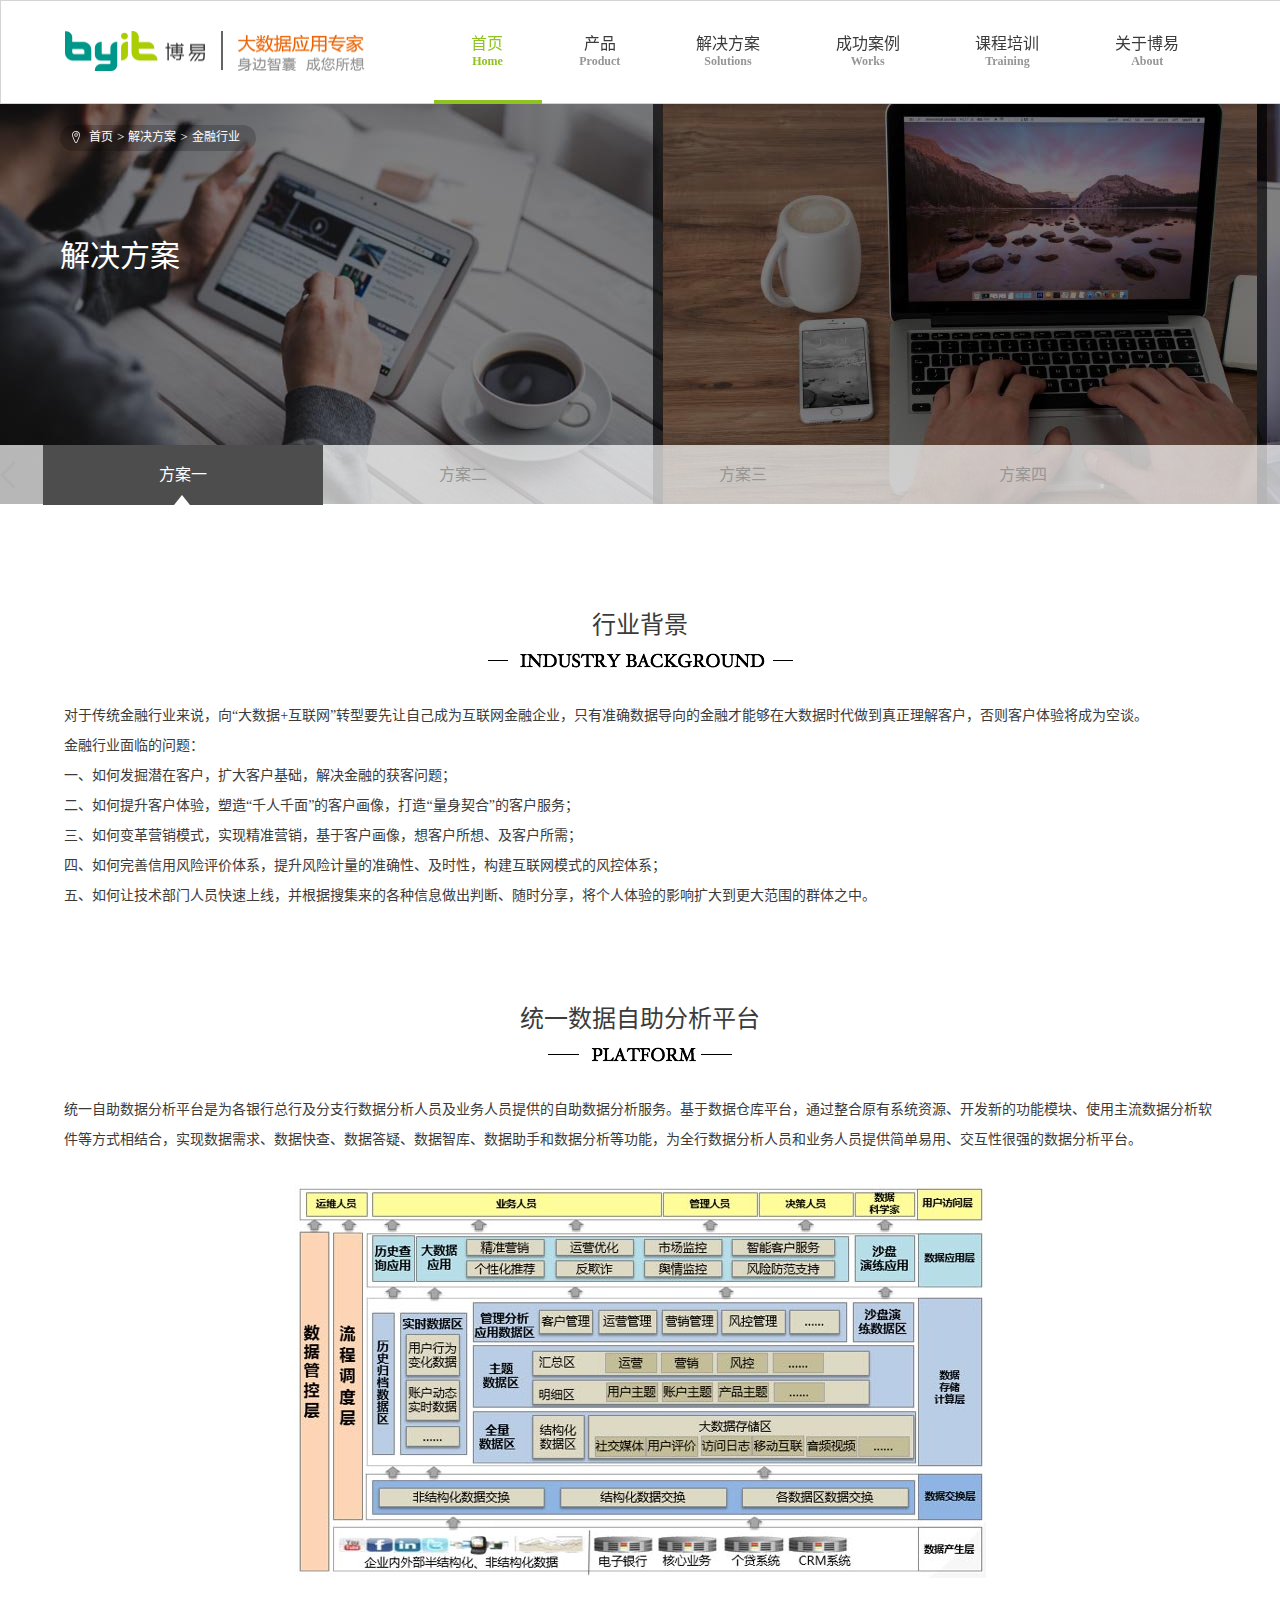
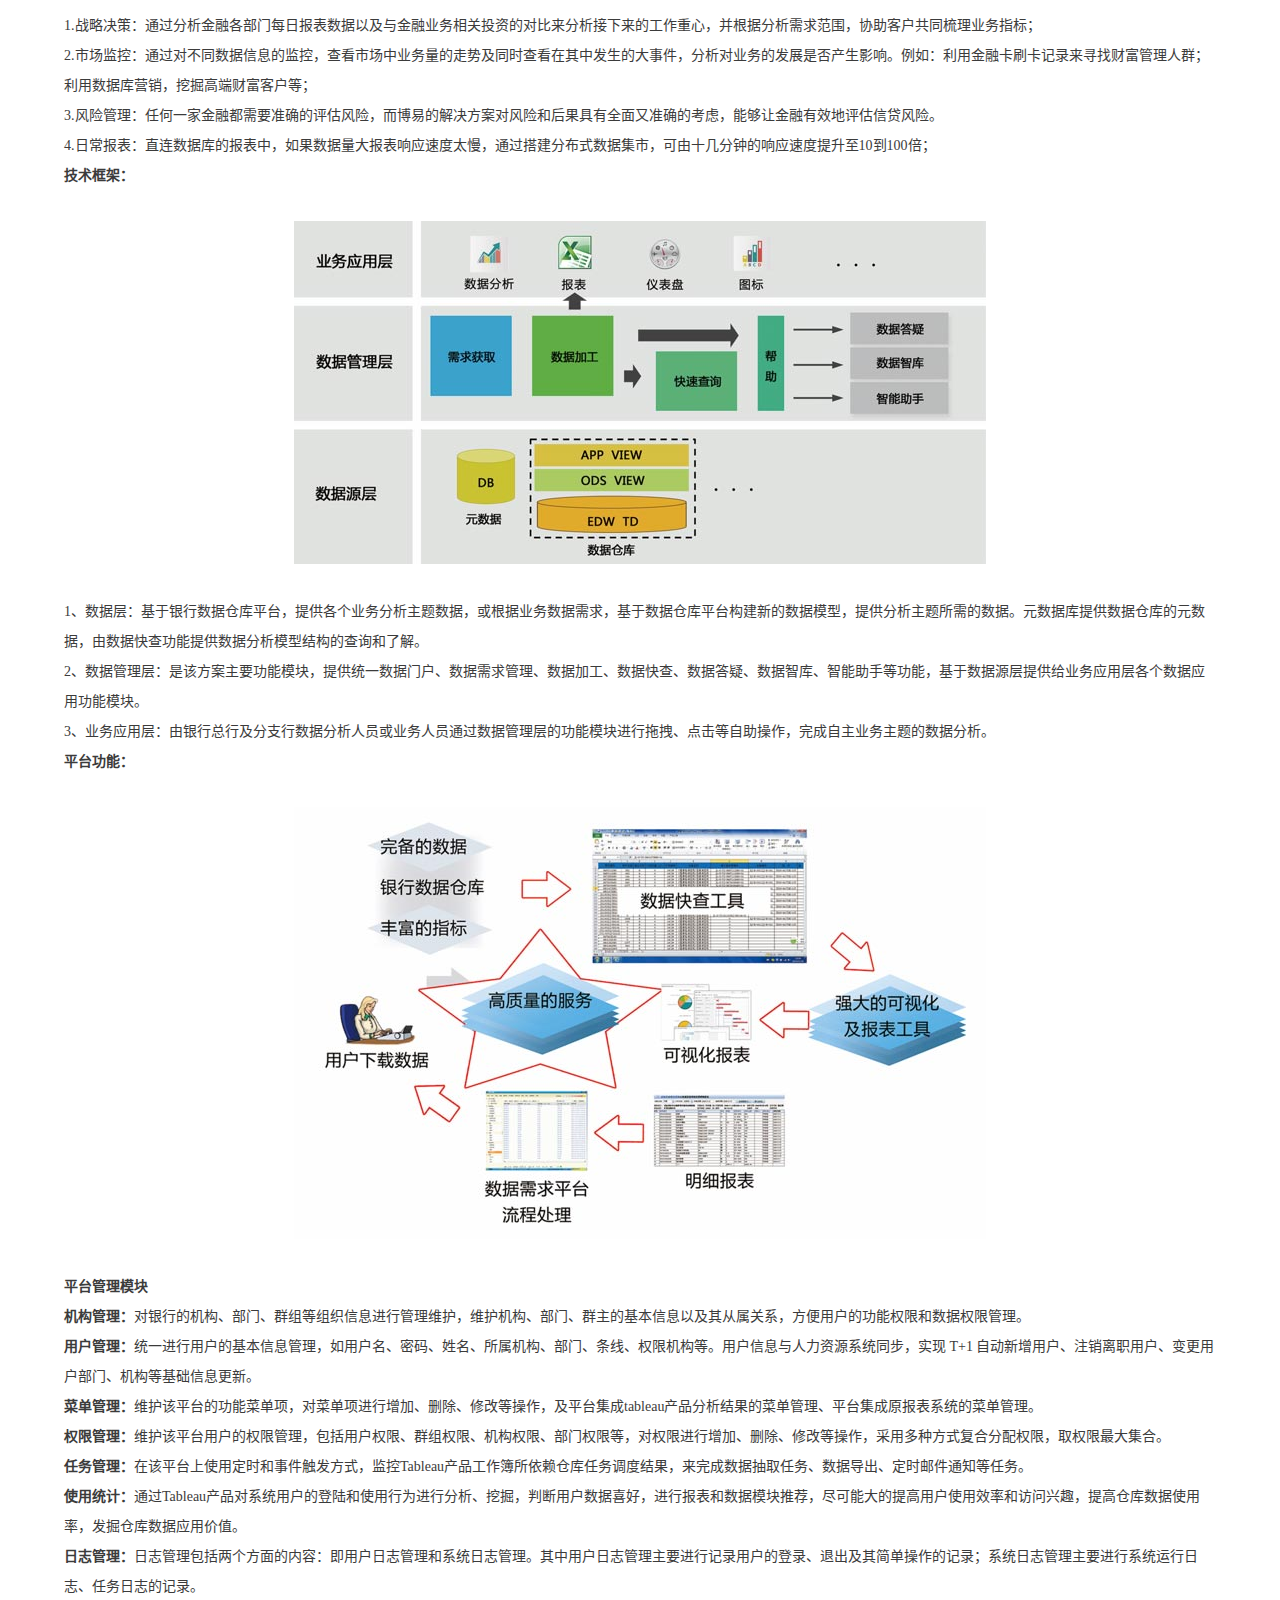
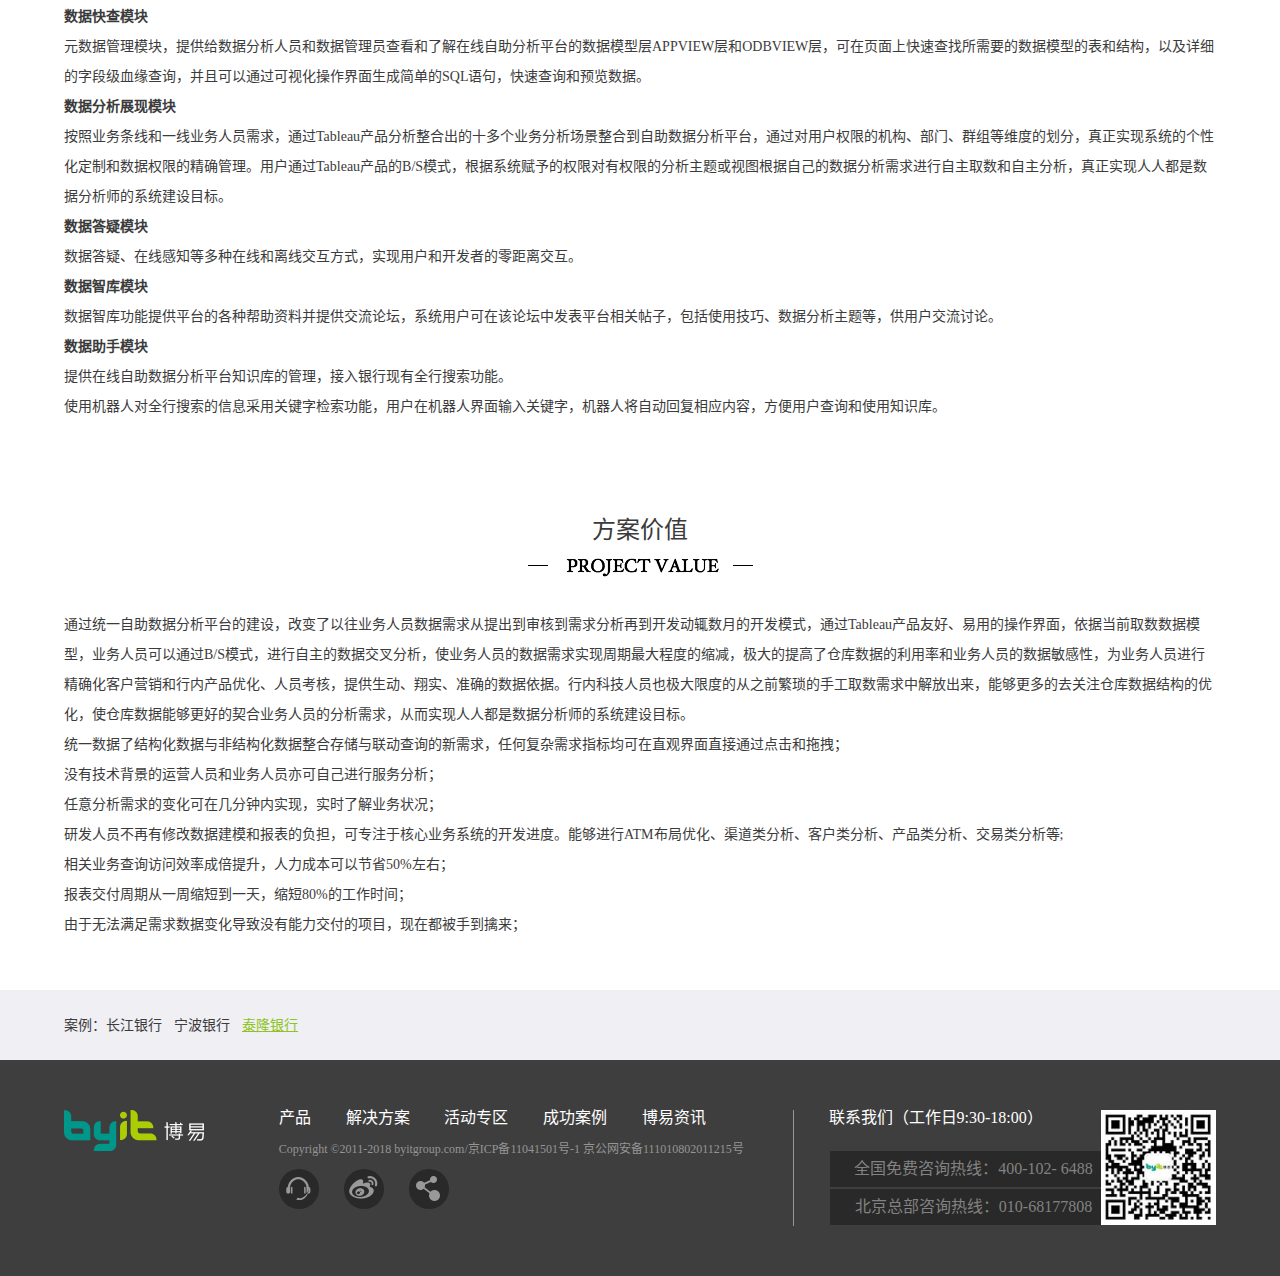
<file: solutions-project .html>
<!DOCTYPE html>
<html lang="zh-CN">

<head>
    <meta content="text/html;charset=utf-8" http-equiv="content-type">
    <meta name="viewport" content="initial-scale=1.0,maximum-scale=1.0,minimum-scale=1.0,user-scalable=0,width=device-width" />
    <meta name="description" content="">
    <meta name="keywords" content="">
    <title>解决方案</title>
    <link href="css/style.css" rel="stylesheet" type="text/css" />
    <link rel="stylesheet" href="css/solutions.css">
    <script type="text/javascript" charset="utf-8" src="js/jquery.min.js"></script>
    <script type="text/javascript" charset="utf-8" src="js/index.js"></script>
    <script type="text/javascript" charset="utf-8" src="js/bannernavscroll.js"></script>
    <link rel="stylesheet" media="screen and (max-width:1023px)" href="css/phone.css" />
</head>

<body>
    <!--头部开始-->
    <div class="by-header">
        <div class="content">
            <!--头部logo-->
            <div class="by-logo"></div>
            <!--头部导航-->
            <div class="nav">
            <ul class="by-h-nav">
                <li>
                    <div class="current">
                        <a href='index.html'>首页<br/><b>Home</b></a>
                    </div>
                </li>
                <li>
                    <div>
                        <a href='productCenter.html'>产品<br/><b>Product</b></a>
                        <div class="by-drop-down">
                            <p><a href="#">SuperCenter</a></p>
                            <p><a href="#">Tableau</a></p>
                            <p><a href="#">Informatica</a></p>
                            <p><a href="#">Oracle</a></p>
                            <p><a href="#">SAS</a></p>
                        </div>
                    </div>
                </li>
                <li>
                    <div>
                        <a href='solutions.html'>解决方案<br/><b>Solutions</b></a>
                        <div class="by-drop-down drop-down-So">
                            <p><a href="#">金融</a></p>
                            <p><a href="#">医疗</a></p>
                            <p><a href="#">航空</a></p>
                            <p><a href="#">广电</a></p>
                            <p><a href="#">其他</a></p>
                        </div>
                    </div>
                </li>
                <li>
                    <div>
                        <a href='productCenter-Tableau.html'>成功案例<br/><b>Works</b></a>
                        <div class="by-drop-down drop-down-Wo">
                            <p><a href="#">金融</a><a href="#">航空</a></p>
                            <p><a href="#">医疗</a><a href="#">电力</a></p>
                            <p><a href="#">制造</a><a href="#">政府</a></p>
                            <p><a href="#">零售</a><a href="#">商业</a></p>
                            <p><a href="#">连锁</a></p>
                        </div>
                    </div>
                </li>
                <li>
                    <div>
                        <a href='course-training.html'>课程培训<br/><b>Training</b></a>
                        <div class="by-drop-down drop-down-Wo">
                            <p><a href="#">SAS | 技能培训</a></p>
                            <p><a href="#">SAS | 认证培训</a></p>
                            <p><a href="#">Tableau|培训</a></p>
                            <p><a href="#">R语言培训</a></p>
                        </div>
                    </div>
                </li>
                <li>
                    <div>
                        <a href='contact-us.html'>关于博易<br/><b>About</b></a>
                        <div class="by-drop-down drop-down-So drop-down-Ab">
                            <p><a href="#">公司介绍</a></p>
                            <p><a href="#" rel="nofollow">荣誉证书</a></p>
                            <p><a href="#" rel="nofollow">知识产权</a></p>
                            <p><a href="#" rel="nofollow">招贤纳士</a></p>
                            <p><a href="#" rel="nofollow">联系我们</a></p>
                        </div>
                    </div>  
                </li>
            </ul>
            <div class="curBg"></div>
            </div>
            <div class="drop-down-ba"></div>
        </div>
    </div>
    <!--头部结束-->
    <!--轮播图开始-->
    <div class="slider slider2">
        <ul>
            <li>
                <img src="img/solutions_03.jpg" class="banner">
            </li>
        </ul>
        <div class="nowWezhi">
        	<ol>
        		<b class='zhishi'><img src="img/zhishi_03.png" alt=""></b>
        		<li>首页</li>
        		<span class='fuhao'>></span>
        		<li>解决方案</li>
                <span class='fuhao'>></span>
                <li>金融行业</li>
        	</ol>
        	<div class="ban_title solucolor">
	        	<h5>解决方案</h5>
	        </div>
        </div>
        <!--左右滚动导航开始-->
        <div class="banner_nav_product">
            <div id="featureContainer">
                <div id="feature">
                    <div id="block">
                        <div id="botton-scroll">
                            <ul class="featureul">
                              <li class="featureBox">
                                <div class="box"><a href="#" class="cur_sty01">方案一</a></div>
                              </li>
                              <li class="featureBox">
                                <div class="box"><a href="#">方案二</a></div>
                              </li>
                              <li class="featureBox">
                                <div class="box"><a href="#">方案三</a></div>
                              </li>
                              <li class="featureBox">
                                <div class="box"><a href="#">方案四</a></div>
                              </li>
                              <li class="featureBox">
                                <div class="box"><a href="#">方案五</a></div>
                              </li>
                              <li class="featureBox">
                                <div class="box"><a href="#">方案六</a></div>
                              </li>
                              <li class="featureBox">
                                <div class="box"><a href="#">方案七</a></div>
                              </li>
                              <li class="featureBox">
                                <div class="box"><a href="#">方案八</a></div>
                              </li>
                              <li class="featureBox">
                                <div class=box><a href="#">方案九</a></div>
                              </li>
                              <li class="featureBox">
                                <div class="box"><a href="#">方案十</a></div>
                              </li>
                            </ul>
                        </div>
                    </div>
                    <a class="prev_btn" href="javascript:void();"></a>
                    <a class="next_btn" href="javascript:void();"></a>
                </div>
            </div>
        </div>
        <!--左右滚动导航结束-->
    </div>
    <!--轮播图结束-->
    <!--方案类型开始-->
    <div class="">
    </div>
    <!--方案类型结束-->
    <!--行业背景开始-->
    <div class="main">
        <div class="content">
            <dl class="content_title">
                <dt>行业背景</dt>
                <dd><img src="img/tit02.png" /></dd>
            </dl>
            <div class="main-So">
                <p class="solu-psty">对于传统金融行业来说，向“大数据+互联网”转型要先让自己成为互联网金融企业，只有准确数据导向的金融才能够在大数据时代做到真正理解客户，否则客户体验将成为空谈。</p>  
                <p class="solu-psty">金融行业面临的问题：</p>
                <p class="solu-psty">一、如何发掘潜在客户，扩大客户基础，解决金融的获客问题；</p> 
                <p class="solu-psty">二、如何提升客户体验，塑造“千人千面”的客户画像，打造“量身契合”的客户服务；</p> 
                <p class="solu-psty">三、如何变革营销模式，实现精准营销，基于客户画像，想客户所想、及客户所需；</p> 
                <p class="solu-psty">四、如何完善信用风险评价体系，提升风险计量的准确性、及时性，构建互联网模式的风控体系；</p> 
                <p class="solu-psty">五、如何让技术部门人员快速上线，并根据搜集来的各种信息做出判断、随时分享，将个人体验的影响扩大到更大范围的群体之中。</p> 

            </div>
        </div>
    </div>
    <!--行业背景结束-->
    <!--统一数据自助分析平台开始-->
    <div class="main">
        <div class="content">
            <dl class="content_title">
                <dt>统一数据自助分析平台</dt>
                <dd><img src="img/tit03.png" /></dd>
            </dl>
            <div class="main-So">
                <p class="solu-psty">统一自助数据分析平台是为各银行总行及分支行数据分析人员及业务人员提供的自助数据分析服务。基于数据仓库平台，通过整合原有系统资源、开发新的功能模块、使用主流数据分析软件等方式相结合，实现数据需求、数据快查、数据答疑、数据智库、数据助手和数据分析等功能，为全行数据分析人员和业务人员提供简单易用、交互性很强的数据分析平台。</p>
                <p class="solu-img"><img src="img/hy_img01.jpg" /></p>
                <p class="solu-psty">1.战略决策：通过分析金融各部门每日报表数据以及与金融业务相关投资的对比来分析接下来的工作重心，并根据分析需求范围，协助客户共同梳理业务指标；</p>
                <p class="solu-psty">2.市场监控：通过对不同数据信息的监控，查看市场中业务量的走势及同时查看在其中发生的大事件，分析对业务的发展是否产生影响。例如：利用金融卡刷卡记录来寻找财富管理人群；利用数据库营销，挖掘高端财富客户等；</p>  
                <p class="solu-psty">3.风险管理：任何一家金融都需要准确的评估风险，而博易的解决方案对风险和后果具有全面又准确的考虑，能够让金融有效地评估信贷风险。</p>  
                <p class="solu-psty">4.日常报表：直连数据库的报表中，如果数据量大报表响应速度太慢，通过搭建分布式数据集市，可由十几分钟的响应速度提升至10到100倍；</p>
                <p class="solu-psty fontweight">技术框架：</p> 
                <p class="solu-img"><img src="img/hy_img02.jpg" /></p> 

                <p class="solu-psty">1、数据层：基于银行数据仓库平台，提供各个业务分析主题数据，或根据业务数据需求，基于数据仓库平台构建新的数据模型，提供分析主题所需的数据。元数据库提供数据仓库的元数据，由数据快查功能提供数据分析模型结构的查询和了解。</p>
                <p class="solu-psty">2、数据管理层：是该方案主要功能模块，提供统一数据门户、数据需求管理、数据加工、数据快查、数据答疑、数据智库、智能助手等功能，基于数据源层提供给业务应用层各个数据应用功能模块。</p>
                <p class="solu-psty">3、业务应用层：由银行总行及分支行数据分析人员或业务人员通过数据管理层的功能模块进行拖拽、点击等自助操作，完成自主业务主题的数据分析。</p>
                <p class="solu-psty fontweight">平台功能：</p> 
                <p class="solu-img"><img src="img/hy_img03.jpg" /></p> 

                <p class="solu-psty fontweight">平台管理模块</p> 
                <p class="solu-psty"><b>机构管理：</b>对银行的机构、部门、群组等组织信息进行管理维护，维护机构、部门、群主的基本信息以及其从属关系，方便用户的功能权限和数据权限管理。</p>
                <p class="solu-psty"><b>用户管理：</b>统一进行用户的基本信息管理，如用户名、密码、姓名、所属机构、部门、条线、权限机构等。用户信息与人力资源系统同步，实现 T+1 自动新增用户、注销离职用户、变更用户部门、机构等基础信息更新。</p>
                <p class="solu-psty"><b>菜单管理：</b>维护该平台的功能菜单项，对菜单项进行增加、删除、修改等操作，及平台集成tableau产品分析结果的菜单管理、平台集成原报表系统的菜单管理。</p>
                <p class="solu-psty"><b>权限管理：</b>维护该平台用户的权限管理，包括用户权限、群组权限、机构权限、部门权限等，对权限进行增加、删除、修改等操作，采用多种方式复合分配权限，取权限最大集合。</p>
                <p class="solu-psty"><b>任务管理：</b>在该平台上使用定时和事件触发方式，监控Tableau产品工作簿所依赖仓库任务调度结果，来完成数据抽取任务、数据导出、定时邮件通知等任务。</p>
                <p class="solu-psty"><b>使用统计：</b>通过Tableau产品对系统用户的登陆和使用行为进行分析、挖掘，判断用户数据喜好，进行报表和数据模块推荐，尽可能大的提高用户使用效率和访问兴趣，提高仓库数据使用率，发掘仓库数据应用价值。</p>
                <p class="solu-psty"><b>日志管理：</b>日志管理包括两个方面的内容：即用户日志管理和系统日志管理。其中用户日志管理主要进行记录用户的登录、退出及其简单操作的记录；系统日志管理主要进行系统运行日志、任务日志的记录。</p>

                <p class="solu-psty fontweight">数据快查模块</p> 
                <p class="solu-psty">元数据管理模块，提供给数据分析人员和数据管理员查看和了解在线自助分析平台的数据模型层APPVIEW层和ODBVIEW层，可在页面上快速查找所需要的数据模型的表和结构，以及详细的字段级血缘查询，并且可以通过可视化操作界面生成简单的SQL语句，快速查询和预览数据。</p>

                <p class="solu-psty fontweight">数据分析展现模块</p> 
                <p class="solu-psty">按照业务条线和一线业务人员需求，通过Tableau产品分析整合出的十多个业务分析场景整合到自助数据分析平台，通过对用户权限的机构、部门、群组等维度的划分，真正实现系统的个性化定制和数据权限的精确管理。用户通过Tableau产品的B/S模式，根据系统赋予的权限对有权限的分析主题或视图根据自己的数据分析需求进行自主取数和自主分析，真正实现人人都是数据分析师的系统建设目标。</p>

                <p class="solu-psty fontweight">数据答疑模块</p> 
                <p class="solu-psty">数据答疑、在线感知等多种在线和离线交互方式，实现用户和开发者的零距离交互。</p>

                <p class="solu-psty fontweight">数据智库模块</p> 
                <p class="solu-psty">数据智库功能提供平台的各种帮助资料并提供交流论坛，系统用户可在该论坛中发表平台相关帖子，包括使用技巧、数据分析主题等，供用户交流讨论。</p>

                <p class="solu-psty fontweight">数据助手模块</p> 
                <p class="solu-psty">提供在线自助数据分析平台知识库的管理，接入银行现有全行搜索功能。</p>
                <p class="solu-psty">使用机器人对全行搜索的信息采用关键字检索功能，用户在机器人界面输入关键字，机器人将自动回复相应内容，方便用户查询和使用知识库。</p>
            </div>
        </div>
    </div>
    <!--行统一数据自助分析平台结束-->

    <!--方案价值开始-->
    <div class="main">
        <div class="content">
            <dl class="content_title">
                <dt>方案价值</dt>
                <dd><img src="img/tit04.png" /></dd>
            </dl>
            <div class="main-So">
                <p class="solu-psty">通过统一自助数据分析平台的建设，改变了以往业务人员数据需求从提出到审核到需求分析再到开发动辄数月的开发模式，通过Tableau产品友好、易用的操作界面，依据当前取数数据模型，业务人员可以通过B/S模式，进行自主的数据交叉分析，使业务人员的数据需求实现周期最大程度的缩减，极大的提高了仓库数据的利用率和业务人员的数据敏感性，为业务人员进行精确化客户营销和行内产品优化、人员考核，提供生动、翔实、准确的数据依据。行内科技人员也极大限度的从之前繁琐的手工取数需求中解放出来，能够更多的去关注仓库数据结构的优化，使仓库数据能够更好的契合业务人员的分析需求，从而实现人人都是数据分析师的系统建设目标。</p>  
                <p class="solu-psty">统一数据了结构化数据与非结构化数据整合存储与联动查询的新需求，任何复杂需求指标均可在直观界面直接通过点击和拖拽；</p>
                <p class="solu-psty">没有技术背景的运营人员和业务人员亦可自己进行服务分析；</p> 
                <p class="solu-psty">任意分析需求的变化可在几分钟内实现，实时了解业务状况；</p> 
                <p class="solu-psty">研发人员不再有修改数据建模和报表的负担，可专注于核心业务系统的开发进度。能够进行ATM布局优化、渠道类分析、客户类分析、产品类分析、交易类分析等;</p> 
                <p class="solu-psty">相关业务查询访问效率成倍提升，人力成本可以节省50%左右；</p> 
                <p class="solu-psty">报表交付周期从一周缩短到一天，缩短80%的工作时间；</p> 
                <p class="solu-psty">由于无法满足需求数据变化导致没有能力交付的项目，现在都被手到擒来；</p> 

            </div>
        </div>
    </div>
    <!--方案价值结束-->
    <!--案例开始-->
    <div class="main-case">
        <div class="content">
         <span class="case-tit">案例：</span><a href="#" class="case-a">长江银行</a><a href="#" class="case-a">宁波银行</a><a href="#" class="case-a color01">泰隆银行</a>    
        </div>   
    </div>
    <!--开始结束-->
    <!--联系我们开始-->
    <div class="main foo">
        <div class="content">
            <ul class="main-foo">
                <li>
                    <img src="img/footer-logo.png" alt="" class="footer-logo" />
                </li>
                <li class="foo-li-pdlef">
                        <a href="#" class="footer-aa">产品</a>
                        <a href="#" class="footer-aa">解决方案</a>
                        <a href="#" class="footer-aa">活动专区</a>
                        <a href="#" class="footer-aa">成功案例</a>
                        <a href="#" class="footer-aa">博易资讯</a>
                        <p class="mail-li-copy">Copyright ©2011-2018 byitgroup.com/京ICP备11041501号-1 京公网安备111010802011215号</p>
                        <p class="main-li">
                            <span class="main-lianxi">
                                <a href="#"><em class="main-lianxi-kf"></em></a><i></i>
                            </span>
                            <span class="main-lianxi">
                                <a href="#"><em class="main-lianxi-wb"></em></a><i></i>
                            </span>
                            <span class="main-lianxi">
                                <a href="#"><em class="main-lianxi-oa"></em></a><i></i>
                            </span>
                        </p>
                </li>
                <li class="foo-li-sty">
                    <a href="#" class="contactus">联系我们</a><em>（工作日9:30-18:00）</em>
                    <p class="dh mgtop24 mgright60">全国免费咨询热线：400-102- 6488</p>
                    <p class="dh mgright60">北京总部咨询热线：010-68177808</p>
                    <img src="img/erweima.jpg" alt="" class="footer-erweima" />
                </li>
            </ul>
        </div>
    </div>
    <!--联系我们结束-->
</body>
</html>
</file>
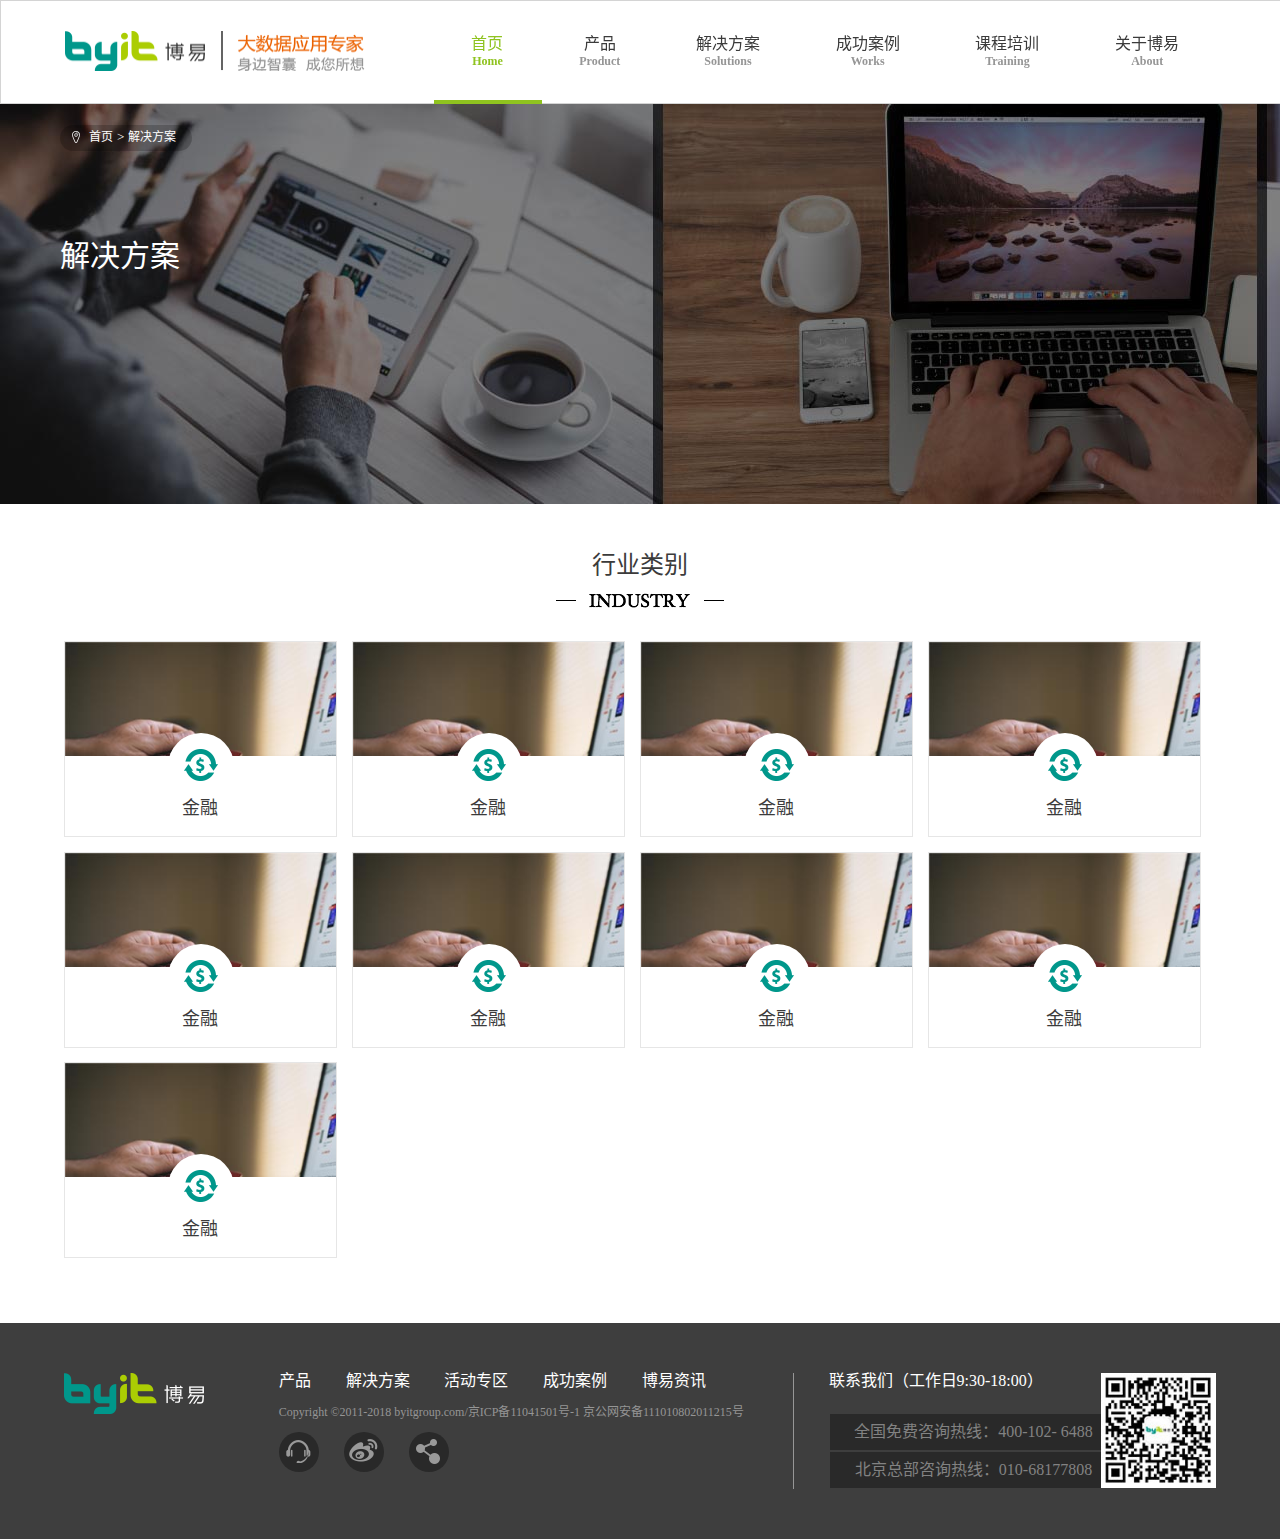
<file: solutions.html>
<!DOCTYPE html>
<html lang="zh-CN">

<head>
    <meta content="text/html;charset=utf-8" http-equiv="content-type">
    <meta name="viewport" content="initial-scale=1.0,maximum-scale=1.0,minimum-scale=1.0,user-scalable=0,width=device-width" />
    <meta name="description" content="">
    <meta name="keywords" content="">
    <title>解决方案</title>
    <link href="css/style.css" rel="stylesheet" type="text/css" />
    <link rel="stylesheet" href="css/solutions.css">
    <script type="text/javascript" charset="utf-8" src="js/jquery.min.js"></script>
    <script type="text/javascript" charset="utf-8" src="js/index.js"></script>
    <link rel="stylesheet" media="screen and (max-width:1023px)" href="css/phone.css" />
</head>

<body>
    <!--头部开始-->
    <div class="by-header">
        <div class="content">
            <!--头部logo-->
            <div class="by-logo"></div>
            <!--头部导航-->
            <div class="nav">
            <ul class="by-h-nav">
                <li>
                    <div class="current">
                        <a href='index.html'>首页<br/><b>Home</b></a>
                    </div>
                </li>
                <li>
                    <div>
                        <a href='productCenter.html'>产品<br/><b>Product</b></a>
                        <div class="by-drop-down">
                            <p><a href="#">SuperCenter</a></p>
                            <p><a href="#">Tableau</a></p>
                            <p><a href="#">Informatica</a></p>
                            <p><a href="#">Oracle</a></p>
                            <p><a href="#">SAS</a></p>
                        </div>
                    </div>
                </li>
                <li>
                    <div>
                        <a href='solutions.html'>解决方案<br/><b>Solutions</b></a>
                        <div class="by-drop-down drop-down-So">
                            <p><a href="#">金融</a></p>
                            <p><a href="#">医疗</a></p>
                            <p><a href="#">航空</a></p>
                            <p><a href="#">广电</a></p>
                            <p><a href="#">其他</a></p>
                        </div>
                    </div>
                </li>
                <li>
                    <div>
                        <a href='productCenter-Tableau.html'>成功案例<br/><b>Works</b></a>
                        <div class="by-drop-down drop-down-Wo">
                            <p><a href="#">金融</a><a href="#">航空</a></p>
                            <p><a href="#">医疗</a><a href="#">电力</a></p>
                            <p><a href="#">制造</a><a href="#">政府</a></p>
                            <p><a href="#">零售</a><a href="#">商业</a></p>
                            <p><a href="#">连锁</a></p>
                        </div>
                    </div>
                </li>
                <li>
                    <div>
                        <a href='course-training.html'>课程培训<br/><b>Training</b></a>
                        <div class="by-drop-down drop-down-Wo">
                            <p><a href="#">SAS | 技能培训</a></p>
                            <p><a href="#">SAS | 认证培训</a></p>
                            <p><a href="#">Tableau|培训</a></p>
                            <p><a href="#">R语言培训</a></p>
                        </div>
                    </div>
                </li>
                <li>
                    <div>
                        <a href='contact-us.html'>关于博易<br/><b>About</b></a>
                        <div class="by-drop-down drop-down-So drop-down-Ab">
                            <p><a href="#">公司介绍</a></p>
                            <p><a href="#" rel="nofollow">荣誉证书</a></p>
                            <p><a href="#" rel="nofollow">知识产权</a></p>
                            <p><a href="#" rel="nofollow">招贤纳士</a></p>
                            <p><a href="#" rel="nofollow">联系我们</a></p>
                        </div>
                    </div>  
                </li>
            </ul>
            <div class="curBg"></div>
            </div>
            <div class="drop-down-ba"></div>
        </div>
    </div>
    <!--头部结束-->
    <!--轮播图开始-->
    <div class="slider slider2">
        <ul>
            <li>
                <img src="img/solutions_03.jpg" class="banner">
            </li>
        </ul>
        <div class="nowWezhi">
        	<ol>
        		<b class='zhishi'><img src="img/zhishi_03.png" alt=""></b>
        		<li>首页</li>
        		<span class='fuhao'>></span>
        		<li>解决方案</li>
        	</ol>
        	<div class="ban_title solucolor">
	        	<h5>解决方案</h5>
	        </div>
        </div>
    </div>
    <!--轮播图结束-->
    <!--行业类别开始-->
    <div class="main">
        <div class="content">
            <dl class="content_title">
                <dt>行业类别</dt>
                <dd><img src="img/tit01.png" /></dd>
            </dl>
            <div class="main-So">
                <ul class="main-So-ul">
                    <li>
                        <a href="#">
                        <div class="main-So-solu">
                        <div class="main-So-solu-img"><img src="img/solu01.jpg" /></div>
                        <dl class="solu-dl">
                            <dt><span class="solu-dt"></span></dt>
                            <dd>金融</dd>
                        </dl> 
                        </div>
                        </a>
                    </li>
                    <li>
                        <a href="#">
                        <div class="main-So-solu">
                        <div class="main-So-solu-img"><img src="img/solu01.jpg" /></div>
                        <dl class="solu-dl">
                            <dt><span class="solu-dt"></span></dt>
                            <dd>金融</dd>
                        </dl> 
                        </div>
                        </a>
                    </li>
                    <li>
                        <a href="#">
                        <div class="main-So-solu">
                        <div class="main-So-solu-img"><img src="img/solu01.jpg" /></div>
                        <dl class="solu-dl">
                            <dt><span class="solu-dt"></span></dt>
                            <dd>金融</dd>
                        </dl> 
                        </div>
                        </a>
                    </li>
                    <li>
                        <a href="#">
                        <div class="main-So-solu">
                        <div class="main-So-solu-img"><img src="img/solu01.jpg" /></div>
                        <dl class="solu-dl">
                            <dt><span class="solu-dt"></span></dt>
                            <dd>金融</dd>
                        </dl> 
                        </div>
                        </a>
                    </li>
                    <li>
                        <a href="#">
                        <div class="main-So-solu">
                        <div class="main-So-solu-img"><img src="img/solu01.jpg" /></div>
                        <dl class="solu-dl">
                            <dt><span class="solu-dt"></span></dt>
                            <dd>金融</dd>
                        </dl> 
                        </div>
                        </a>
                    </li>
                    <li>
                        <a href="#">
                        <div class="main-So-solu">
                        <div class="main-So-solu-img"><img src="img/solu01.jpg" /></div>
                        <dl class="solu-dl">
                            <dt><span class="solu-dt"></span></dt>
                            <dd>金融</dd>
                        </dl> 
                        </div>
                        </a>
                    </li>
                    <li>
                        <a href="#">
                        <div class="main-So-solu">
                        <div class="main-So-solu-img"><img src="img/solu01.jpg" /></div>
                        <dl class="solu-dl">
                            <dt><span class="solu-dt"></span></dt>
                            <dd>金融</dd>
                        </dl> 
                        </div>
                        </a>
                    </li>
                    <li>
                        <a href="#">
                        <div class="main-So-solu">
                        <div class="main-So-solu-img"><img src="img/solu01.jpg" /></div>
                        <dl class="solu-dl">
                            <dt><span class="solu-dt"></span></dt>
                            <dd>金融</dd>
                        </dl> 
                        </div>
                        </a>
                    </li>
                    <li>
                        <a href="#">
                        <div class="main-So-solu">
                        <div class="main-So-solu-img"><img src="img/solu01.jpg" /></div>
                        <dl class="solu-dl">
                            <dt><span class="solu-dt"></span></dt>
                            <dd>金融</dd>
                        </dl> 
                        </div>
                        </a>
                    </li>
                </ul>    
            </div>
        </div>
    </div>
    <!--行业类别结束-->
    <!--联系我们开始-->
    <div class="main foo">
        <div class="content">
            <ul class="main-foo">
                <li>
                    <img src="img/footer-logo.png" alt="" class="footer-logo" />
                </li>
                <li class="foo-li-pdlef">
                        <a href="#" class="footer-aa">产品</a>
                        <a href="#" class="footer-aa">解决方案</a>
                        <a href="#" class="footer-aa">活动专区</a>
                        <a href="#" class="footer-aa">成功案例</a>
                        <a href="#" class="footer-aa">博易资讯</a>
                        <p class="mail-li-copy">Copyright ©2011-2018 byitgroup.com/京ICP备11041501号-1 京公网安备111010802011215号</p>
                        <p class="main-li">
                            <span class="main-lianxi">
                                <a href="#"><em class="main-lianxi-kf"></em></a><i></i>
                            </span>
                            <span class="main-lianxi">
                                <a href="#"><em class="main-lianxi-wb"></em></a><i></i>
                            </span>
                            <span class="main-lianxi">
                                <a href="#"><em class="main-lianxi-oa"></em></a><i></i>
                            </span>
                        </p>
                </li>
                <li class="foo-li-sty">
                    <a href="#" class="contactus">联系我们</a><em>（工作日9:30-18:00）</em>
                    <p class="dh mgtop24 mgright60">全国免费咨询热线：400-102- 6488</p>
                    <p class="dh mgright60">北京总部咨询热线：010-68177808</p>
                    <img src="img/erweima.jpg" alt="" class="footer-erweima" />
                </li>
            </ul>
        </div>
    </div>
    <!--联系我们结束-->
</body>
</html>
</file>
<file: css/style.css>
@charset "utf-8";
* {
    -webkit-tap-highlight-color: rgba(0, 0, 0, 0);
    -moz-tap-highlight-color: rgba(0, 0, 0, 0);
    -ms-tap-highlight-color: rgba(0, 0, 0, 0);
    -o-tap-highlight-color: rgba(0, 0, 0, 0);
    tap-highlight-color: rgba(0, 0, 0, 0);
    margin: 0;
    padding: 0;
    outline: none;
}

body {
    -webkit-text-size-adjust: none;
    -moz-text-size-adjust: none;
    -ms-text-size-adjust: none;
    -o-text-size-adjust: none;
    text-size-adjust: none;
    font-family: "微软雅黑";
    color: #3b3b3b;
    font-size: 16px;
    box-orient: vertical;
    box-align: stretch;
    line-height: 1em;
    background: #fff;
    overflow-x: hidden;
}

input,
textarea {
    -webkit-user-select: text;
    -webkit-appearance: none;
    -moz-user-select: text;
    -moz-appearance: none;
    -ms-user-select: text;
    -ms-appearance: none;
    -o-user-select: text;
    -o-appearance: none;
    user-select: text;
    appearance: none;
}

section,
nav,
article,
aside,
hgroup,
header,
footer {
    display: block
}

input,
textarea,
select,
button,
table {
    font-size: inherit;
    font-family: inherit;
    line-height: inherit
}

img,
fieldset {
    border: 0
}

ul,
ol,
li {
    list-style: none;
    margin:0;
    padding:0;
    border:none;
}

i,
em,
address {
    font-style: normal
}

a {
    color: inherit;
    text-decoration: none
}


/*-----------------------------------------------公共-------------------------------------------------*/

.clear {
    clear: both
}

.fl {
    float: left;
}
.rg {
    float: left;
}
/*头部*/
.by-header{position: fixed;top:0;width:100%;border:1px solid #d4d4d4;font-size:1rem;height:102px;background: rgba(255,255,255,0.9);z-index:2;}
.content{width:1400px;margin:0 auto;}
.by-logo {
    width: 300px;
    height: 40px;
    float: left;
    position: absolute;
    top:50%;
    margin-top:-21px;
    background: url(../img/by-logo.png) no-repeat;
    background-size: 300px 40px;
}
/*导航*/
.nav{position: relative;width:855px;float:right;}
.by-h-nav {
    width: 100%;
    height: 100%;
    display: table;
}
.by-h-nav li {
    width: 1%;
    display: table-cell;
    position: relative;
    vertical-align: middle;
    z-index: 1;
    text-align: center;
    cursor: pointer;
}
.by-h-nav li>div{
    padding:35.2px 16px;
    display: block;
    height: 100%;
    white-space: nowrap;
    position: relative;
}
.by-h-nav li>div>a b{
    font-size:12px;
    color:#969696;
}
.by-h-nav li>div.current b,
.by-h-nav li>div:hover b,
.by-h-nav li>div.current,
.by-h-nav li>div:hover{
    color:#8fc31f;
}

.curBg {
    background: #8fc31f;
    height: 4px;
    position: absolute;
    bottom: 0px;
    width: 101px;
    left: 0px;
}

/*导航下拉*/
.by-drop-down{position: absolute;top:102px;padding-top:20px;left:0;width:100%;height:220px;z-index:2;display: none}
.by-drop-down:before,.drop-down-Ab:before{content:"";min-height:194px;border-right:1px dashed #d0d1d2;position: absolute;right:0;}
.drop-down-Ab:before{left:0;right:100%;}
.by-drop-down p{margin-bottom:20px;text-align:left;font-size:14px;color:#636363;}
.by-drop-down a:hover{color:#8fc31f;}
.drop-down-So p{text-align:center;}
.drop-down-Wo a{margin-left:18px;}
.drop-down-ba{position: absolute;left:0;top:103px;height:240px; width:100%;background:rgba(255,255,255,0.9);cursor: pointer;display: none}






/*------------------------------------------------------ 首页-------------------------------------------------------- */
/* 轮播图开始 */
.slider{width:100%;margin-top:104px;z-index:1;}
.focus span{width:20px;height:20px;margin-right:15px;border-radius:50%;background:url(../img/focus.png) no-repeat;font-size:0}
.focus span.current{background:#8fc31f}
.focus div{margin:0 auto;width:115px}
/*左右翻页效果开始*/
.navigation{
    opacity:0;
    -webkit-transition: opacity 0.5s ease-in-out;
    -moz-transition: opacity 0.5s ease-in-out;
    -ms-transition: opacity 0.5s ease-in-out;
    -o-transition: opacity 0.5s ease-in-out;
    transition: opacity 0.5s ease-in-out;
}
.slider:hover .navigation{opacity:1;}
.prev,.next{
    position:absolute;
    top:40%;
    margin-top:20px;
    width:40px;
    height:70px;
    text-align:center;
    cursor: pointer;
}
.prev{
    background: url(../img/navigation.png) no-repeat;
    background-position: 0 0;
    left:5%;
}
.next{
    background: url(../img/navigation.png) no-repeat;
    background-position: -41px 0;
    right:5%;
}
.slider-foot{
    position: absolute;
    width:100%;
    height:40px;
    bottom:0;
    background:rgba(0,0,0,0.6);
    text-align:center;
    line-height:2.5rem;
    color:#fff;
    font-size:12px;
    z-index:9000;
}
.slider-foot-left{
    margin-right:20px;
    vertical-align:middle
}
.slider-foot-right{
    margin-left:50px;
    color:#8fc31f;
    text-decoration:underline
}
/* 轮播图结束 */

/* 解决方案开始 */
.main{position: relative;padding:50px 0;}
.content .biti{font-size:30px;width:50%;height:22px;display:inline-block;}
.gd{text-align:right;float:right;color:#eb6100;font-size:14px;}
.main-So,.main-So-case{margin-top:30px;}
.main-So ul,.main-So-case ul{width:100%;display: table;}
.main-So ul li,.main-So-case ul li{display: table-cell;}
.main-So ul li a>div{width:80%;position: relative;margin: 0 auto; padding:40px 0;text-align:center;color:#fff;font-size:18px;-webkit-transition-duration: 0.3s;
    -moz-transition-duration: 0.3s;
    -ms-transition-duration: 0.3s;
    -o-transition-duration: 0.3s;
    transition-duration: 0.3s;}
.main-So-Jr{background: #498af2;border:1px solid #498af2;}
.main-So-Yl{background: #00ccbb;border:1px solid #00ccbb;}
.main-So-Hk{background: #49baf2;border:1px solid #49baf2;}
.main-So-Gd{background: #f2ce49;border:1px solid #f2ce49;}
.main-So-Qt{background: #f27949;border:1px solid #f27949;}
.So-Jr{
    width:50px;
    height:61px;
    margin:35px auto;
    background: url(../img/index.png) no-repeat;
    background-position: 0 0;
    -webkit-transition-duration: 0.3s;
    -moz-transition-duration: 0.3s;
    -ms-transition-duration: 0.3s;
    -o-transition-duration: 0.3s;
    transition-duration: 0.3s;
}
.So-Yl{
    width:58px;
    height:63px;
    margin:35px auto;
    background: url(../img/index.png) no-repeat;
    background-position: -53px 0;
    -webkit-transition-duration: 0.3s;
    -moz-transition-duration: 0.3s;
    -ms-transition-duration: 0.3s;
    -o-transition-duration: 0.3s;
    transition-duration: 0.3s;
}
.So-Hk{
    width:47px;
    height:61px;
    margin:35px auto;
    background: url(../img/index.png) no-repeat;
    background-position: -116px 0;
    -webkit-transition-duration: 0.3s;
    -moz-transition-duration: 0.3s;
    -ms-transition-duration: 0.3s;
    -o-transition-duration: 0.3s;
    transition-duration: 0.3s;
}
.So-Gd{
    width:50px;
    height:61px;
    margin:35px auto;
    background: url(../img/index.png) no-repeat;
    background-position: -162px 0;
    -webkit-transition-duration: 0.3s;
    -moz-transition-duration: 0.3s;
    -ms-transition-duration: 0.3s;
    -o-transition-duration: 0.3s;
    transition-duration: 0.3s;
}
.So-Qt{
    width:56px;
    height:66px;
    margin:35px auto;
    background: url(../img/index.png) no-repeat;
    background-position: -217px 0;
    -webkit-transition-duration: 0.3s;
    -moz-transition-duration: 0.3s;
    -ms-transition-duration: 0.3s;
    -o-transition-duration: 0.3s;
    transition-duration: 0.3s;
}


.main-So ul li:hover a>div{background: none;}
.main-So ul li:hover a>div>p:first-child{color:#555555;}
.main-So ul li:hover [class=So-Jr]{
    background: url(../img/index.png) no-repeat;
    background-position: -0px -69px
}
.main-So ul li:hover [class=So-Yl]{
    background: url(../img/index.png) no-repeat;
    background-position: -53px -69px
}
.main-So ul li:hover [class=So-Hk]{
    background: url(../img/index.png) no-repeat;
    background-position: -116px -67px
}
.main-So ul li:hover [class=So-Gd]{
    background: url(../img/index.png) no-repeat;
    background-position: -163px -69px
}
.main-So ul li:hover [class=So-Qt]{
    background: url(../img/index.png) no-repeat;
    background-position: -218px -68px
}



.So-Jr-ys,.So-Yl-ys,.So-Hk-ys,.So-Gd-ys,.So-Qt-ys{color:#fff;width:88px;height:32px;border:1px solid #fff;margin:0 auto;line-height:32px;font-size:14px;border-radius: 20px}
.main-So ul li:hover [class=So-Jr-ys]{
    background:#498af2;
}
.main-So ul li:hover [class=So-Yl-ys]{
    background:#00ccbb;
}
.main-So ul li:hover [class=So-Hk-ys]{
    background:#49baf2;
}
.main-So ul li:hover [class=So-Gd-ys]{
    background:#f2ce49;
}
.main-So ul li:hover [class=So-Qt-ys]{
    background:#f27949;
}




/* 产品中心开始 */
.main-Pr{margin-top:30px;position: relative;height:296px;overflow: hidden;}
.main-Pr-left{width:165px;position: relative;cursor: pointer;}
.main-Pr-left ul li{padding:29px 20px;background: #f5f5f5;text-align:right;}
.main-Pr-left ul li .ii{position: absolute;right: 0;width:6px;height:24px;background: url(../img/index.png) no-repeat;background-position: -0px -136px}
.main-Pr-right{display: table;width:85%;overflow: hidden;}
.main-Pr-right span{display: table-cell;padding-left:58px;}
.main-Pr-z{vertical-align: top;line-height:30px;}
.main-Pr-b{font-size:24px;margin-top: 30px}
.main-Pr-gd{border:1px solid #abcd03;color:#abcd03;text-align:center;float: left;margin-top:30px;}
.main-Pr-gd:hover{background: #abcd03;color:#fff;}
.Pr-Tab{float:left;height:288px;}
.Tab01{padding-top:8px;}
.Tab-pp{
    height:150px;
    display: -webkit-box;
    display: -moz-box;
    display: -ms-box;
    display: -o-box;
    display: box;
    text-overflow: ellipsis;
    overflow: hidden;
    text-overflow: ellipsis;
    -webkit-line-clamp: 5;
    -moz-line-clamp: 5;
    -ms-line-clamp: 5;
    -o-line-clamp: 5;
    line-clamp: 5;
    -webkit-box-orient: vertical;
    -moz-box-orient: vertical;
    -ms-box-orient: vertical;
    -o-box-orient: vertical;
    box-orient: vertical;
}
/* 大数据平台开始 */
.nain-super{padding-bottom:0;background: #f5f5f5;padding-top:100px;}
.main-Su,.main-info,.main-joinUs{display: table-cell;vertical-align: top}
.main-Su p{line-height:34px;}
.main-Su .Su-biti{font-size:30px;line-height:50px;}
.main-Su .Su-fbi{font-size:20px;line-height:30px;padding-bottom:25px;}
.main-Su i{margin-right:10px;margin-top:8px;float:left;width:16px;height:16px;background: url(../img/index.png) no-repeat;background-position: -0px -162px}
.main-Su .main-Pr-gd{width:140px;}



/* 博易资讯开始 */
.main-Ne{position: relative;width:100%;margin:50px auto;height:292px;}
.main-Ne li {
    float: left;
    width: 47%;
    margin-right: 3%;
    margin-bottom: 40px;
}
.newDate {
    float: left;
    width: 85px;
    height: 85px;
    border: solid 1px #333;
    color: #333;
    text-align: center;
    cursor: pointer;
    transition: all 0.5s;
    -o-transition: all 0.5s;
    -ms-transition: all 0.5s;
    -moz-transition: all 0.5s;
    -webkit-transition: all 0.5s;
}
.newDate span {
    display: block;
    font-size: 40px;
    line-height: 58px;
}
.newDate em {
    display: block;
    font-size: 14px;
}
.newsText {
    float: right;
    width: 84%;
    height: 100%;
    overflow: hidden;
}
.newsText h4 {
    line-height:35px;
    font-size: 18px;
    color: #434343;
    font-weight:normal;
    display:block;
    white-space:nowrap;
    overflow:hidden;
    text-overflow:ellipsis;
    transition: all 0.5s;
    -o-transition: all 0.5s;
    -ms-transition: all 0.5s;
    -moz-transition: all 0.5s;
    -webkit-transition: all 0.5s;
}
.newsText p {
    font-size: 12px;
    color: #777;
    overflow: hidden;
    height: 44px;
    line-height:20px;
    display: -webkit-box;
    text-overflow: ellipsis;
    overflow : hidden;
    text-overflow: ellipsis;
    -webkit-line-clamp: 2;
    -webkit-box-orient: vertical;
    transition: all 0.5s;
    -o-transition: all 0.5s;
    -ms-transition: all 0.5s;
    -moz-transition: all 0.5s;
    -webkit-transition: all 0.5s;
}
.main-Ne li:hover .newDate{color:#add35b;border:1px solid #add35b;}
.main-Ne li:hover .newsText p,.main-Ne li:hover .newsText h4{color:#add35b;}

/*404页面开始*/
.errorwerp{
    background: #d8dfe2;
}
.error_con{
    position: absolute;
    left:50%;
    top:50%;
    width:324px;
    height:372px;
    margin-left:-162px;
    margin-top:-186px; 
    text-align: center;
}
.return_index a{
    width:120px;
    height:32px;
    display: inline-block;
    line-height: 32px;
    color: #fff;
    font-size: 14px;
    text-indent: 26px;
    background: url(../img/return_bg.png) no-repeat;
    margin-top: 46px;
}
/*404页面结束*/

/**活动**/
.activty-text{
    width:84%;
    height: 100%;
    padding: 20px 0;
    float: right;
    overflow: hidden;
}

/*联系我们开始*/
.foo{background:#3e3e3e}
.main-foo{position: relative;display: table;width:100%;}
.main-foo li{display: table-cell; color:#fff;}
.main-foo li p:first-child{margin-bottom:30px;}
.footer-aa{color:#fff;font-size:16px;margin-bottom:15px;display:inline-block; margin-right: 6%;}
.mail-li-copy{  color: #959595; font-size: 12px; }
.foo-lk{margin-left:20px;}
.footer-contact-us em{font-size:14px;color:#828282;}
.dh{color:#828282;border:1px solid #3e3e3e;width:288px;height:36px;background: #292929;line-height: 36px;text-align:center;cursor: pointer;}
.dh:hover{color:#8fc31f}
.main-foo li a:hover{color:#8fc31f}
.footer-erweima{
    height: 115px;
    position: absolute;
    right: 0;
    top: 0;
}
.mgtop24{
    margin-top: 24px;
}
.mgright60{
    margin-right: 60px;
}
.footer-logo{
    vertical-align: top;
}
.main-foo li.foo-li-sty{
    padding-left: 3%;
    border-left: 1px solid #969696;
}
.main-foo li.foo-li-pdlef{
    padding-left: 4%;
}
/*--尾部开始--*/
.by-footer{
    position: relative;
    width:100%;
    height:60px;
    float: left;
    background: #292929
}
.by-footer p{font-size:12px;text-align:center;line-height:60px;color:#555555;}

.main-li{position: relative;margin-top:12px;}
.main-lianxi{display: table-cell;position: relative;}
.main-lianxi a{width:40px;height:40px;display: inline-block;background: #292929;border-radius: 50%}
.main-lianxi i{line-height:40px;vertical-align: top;color:#828282;margin-left:10px;margin-right:15px;}
.main-lianxi em{position: absolute;top:7px;}
.main-lianxi-kf{width:25px;height:24px;left:7px;background: url(../img/index.png) no-repeat;background-position: 0 -180px}
.main-lianxi-wb{width:29px;height:23px;left:5px;background: url(../img/index.png) no-repeat;background-position: 0 -207px}
.main-lianxi-oa{width:24px;height:25px;left:7px;background: url(../img/index.png) no-repeat;background-position: 0 -232px}
.main-lianxi a:hover [class=main-lianxi-kf]{background: url(../img/index.png) no-repeat;background-position: -31px -180px}
.main-lianxi a:hover [class=main-lianxi-wb]{background: url(../img/index.png) no-repeat;background-position: -31px -207px}
.main-lianxi a:hover [class=main-lianxi-oa]{background: url(../img/index.png) no-repeat;background-position: -31px -232px}


/**子页面banner公用样式**/
.slider2{
    position: 
    relative;
}
.nowWezhi{
    position: absolute;
    width:1400px;
    height:400px;
    left:50%;
    margin-left:-700px;
    top:0;
}
.nowWezhi ol{
    float: left;
    height:26px;
    background:rgba(0,0,0,.2);
    border-radius:100px;
    margin-top:21px;
    padding-left:12px;
    padding-right: 12px;
}
b.zhishi{
    float: left;
    width: 8px;
    height:12px;
    margin-top:6px;
    margin-right:5px;
}
b.zhishi img{
    float: left;
    width: 8px;
    height:12px;
}
.nowWezhi ol li{
    float: left;
    color:#fff;
    font-size:12px;
    margin:0 4px;
    margin-top:4px;
}
.nowWezhi ol span.fuhao{
    color:#fff;
    font-size:13px;
    float: left;
    margin-top:4px;
}
.ban_title{
    float: left;
    width: 100%;
}
.ban_title h5{
    float: left;
    font-weight: 500;
    width:525px;
    height:50px;
    line-height: 50px;
    font-size:30px;
    margin-top:80px;
}
.solucolor{
    color:#fff;
}
/**标题英文样式**/
.content_title{
    text-align: center;
}
.content_title dt{
    font-size: 24px;
    padding-bottom:20px; 
}

/**通栏案例以及分页**/
.main-case{
    width: 100%;
    height:70px;
    line-height: 70px;
    background: #efeff4;
}
.case-tit,.case-a{
    font-size: 14px;
}
.case-a{
    margin-right: 12px;
}
.color01{
    color:#8fc31f;
    text-decoration: underline;
}

/**上一条and下一条**/
.prepage,.uppage{
    width: 50%;
}
.prepage:hover,.uppage:hover{
    color: #8fc31f;
}
/**分页**/
.scott {
    margin:0 0 100px 0;
    text-align: center;
}
.scott A {
    border-right: #ddd 1px solid;
    padding-right: 5px;
    border-top: #ddd 1px solid;
    padding-left: 5px; 
    padding-bottom: 2px;
    border-left: #ddd 1px solid;
    color: #88af3f;
    margin-right: 2px;
    padding-top: 2px;
    border-bottom: #ddd 1px solid; 
    text-decoration: none;
}
.scott a:hover {
    border-right: #85bd1e 1px solid;
    border-top: #85bd1e 1px solid;
    border-left: #85bd1e 1px solid;
    color: #638425;
    border-bottom: #85bd1e 1px solid;
    background-color: #f1ffd6;
}
.scott a:active {
    border-right: #85bd1e 1px solid;
    border-top: #85bd1e 1px solid;
    border-left: #85bd1e 1px solid;
    color: #638425;
    border-bottom: #85bd1e 1px solid;
    background-color: #f1ffd6;
}
.scott span.current {
    border-right: #b2e05d 1px solid;
    padding-right: 5px;
    border-top: #b2e05d 1px solid;
    padding-left: 5px;
    font-weight: bold;
    padding-bottom: 2px;
    border-left: #b2e05d 1px solid;
    color: #fff;
    margin-right: 2px;
    padding-top: 2px;
    border-bottom: #b2e05d 1px solid;
    background-color: #b2e05d;
}
.scott span.disabled {
    border-right: #f3f3f3 1px solid;
    padding-right: 5px;
    border-top: #f3f3f3 1px solid;
    padding-left: 5px;
    padding-bottom: 2px;
    border-left: #f3f3f3 1px solid;
    color: #ccc;
    margin-right: 2px;
    padding-top: 2px;
    border-bottom: #f3f3f3 1px solid;
}
/**内容页公用样式**/
.solu-psty{
    font-size: 14px;
    line-height: 30px;
}
.solu-img{
    text-align: center;
    margin:30px 0;
}

/**课程培训**/
.check-btn{
    text-align: center;
    padding:56px 0 282px 0;
}
.check-btn a{
    width: 204px;
    height: 32px;
    display: inline-block;
    text-align: center;
    line-height: 32px;
    color:#fff;
    font-size: 14px;
    background: #3e3e3e;
}
/**课程培训弹框**/
#BgDiv {
    background: #000;
    position: absolute;
    z-index: 1;
    left: 0;
    top: 0;
    display: none;
    width: 100%;
    height: 100%;
    filter: alpha(opacity=50);
    opacity: 0.5;
    -moz-opacity: 0.5;
}
.inInfo {
    position: absolute;
    z-index: 2;
    width: 496px;
    height: 680px;
    left: 50%;
    top: 50%;
    margin-left: -248px;
    margin-top: -340px;
    font-family: "微软雅黑";
    color: #000;
    font-size: 14px;
    display: none;
}
.pImg{ 
    position: absolute;
    right: -24px;
    top: -24px;
    z-index: 999;
    cursor: pointer;
 }


 .activty-pcon{
    margin-top: 16px;
    font-size: 14px;
    line-height: 30px;
}

/********产品and解决方案左右滑动导航********/
.banner_nav_product,.nav_aboutbyit{
    width: 100%;
    margin: 0 auto;
    position: relative;
    
}
.banner_nav_product{
    background:rgba(255,255,255,0.7);
    top: -62px;
}
.nav_aboutbyit{
    background:rgba(0,0,0,0.7);
    z-index: 99;
    top: -60px;
}
#featureContainer{
    width: 1490px;
    margin: 0 auto;
}
#feature {  
    position: relative; 
}
#feature .prev_btn {    
    width: 16px;
    display: block;
    background: url(../img/left_btn.png) center top;
    height: 28px;
    position: absolute;
    left: 0;    
    top: 16px;   
}
#feature .next_btn {
    width: 16px;
    display: block;
    background: url(../img/right_btn.png) center top;
    height: 28px;
    position: absolute;
    right: 0;
    top: 16px;
}
#feature .prev_btn:hover {
    background-position: 0 -31px;
}
#feature .next_btn:hover {
    background-position: 0 -31px;
}
.featureUL {    
    position: relative; 
    list-style-type: none;  
    width: 2800px;  
    float: left;    
    left: 0px;
    display: table;
}
.featureBox {   
    width: 280px;
    display: table-cell;
    float: left;
    overflow: hidden;
}
#botton-scroll {
    z-index: 0; 
    margin: 0px auto;
    width: 1440px;
    float: left;
    height: 60px;
}
#block {
    z-index: 0; 
    position: relative; 
    margin: 0px auto;   
    width: 1440px;  
    height: 60px;
    font-size: 70%;
    overflow: hidden;
}
#block .box a{
    width: 100%;
    height: 100%;
    display: inline-block;
    text-align: center;
    line-height: 60px;
    font-size: 16px;
    color: #969696;
    text-decoration: none;
}
#block .box a:hover{
    color: #fff;
    background: url(../img/bara_hover.png) no-repeat;
    background-size: 100% 100%;
}
#block .box a.cur_sty01{
    color: #fff;
    background: url(../img/bara_hover.png) no-repeat;
    background-size: 100% 100%;
}
/**关于博易**/
.aboutbyit_con{
    height: 60px;
    margin: 0 auto;
    display: table;
}
.aboutbyit_con li{
    width: 1%;
    display: table-cell;
}
.aboutbyit_con .box a{
    width: 100%;
    height: 100%;
    float: left;
    display: inline-block;
    text-align: center;
    line-height: 60px;
    font-size: 16px;
    color: #969696;
    text-decoration: none;
}
.aboutbyit_con .box a:hover{
    background: url(../img/byita_hover.png) no-repeat;
    background-size: 100% 100%;
    color: #fff;
}
.aboutbyit_con .box a.cur_sty02{
    background: url(../img/byita_hover.png) no-repeat;
    color: #fff;
    background-size: 100% 100%;
}
/***招贤纳士***/
.iptsty{
    width: 75%;
    border:none;
    background: #fff;
    font-size: 14px;
    color: #969696;
    height: 34px;
    line-height: 34px;
    text-indent: 10px;
}

/****media scree****/
@media screen and (max-width:1450px) {
.content{width:90%;}
}
@media screen and (max-width:1300px) {
.nav{width:68%;}
.main-Pr-right{width:82%;}
.newsText{width:80%;}
.activty-text{width:81%;}
.nowWezhi{width:1160px; margin-left:-580px;}  

.iptsty{width: 68%;}
}
@media screen and (max-width:1100px) {
.nav{width:66%;}
.newsText{width:76%;}
.activty-text{width:78%;}
.iptsty{width: 58%;}

}

.maxwidth{
    width: 100%;
    height: auto;
}
</file>
<file: css/phone.css>
.content{width:100%;}
</file>
<file: css/about.css>
/**知识产权**/
.ipr-tit{
	font-size: 22px;
	font-weight:500;
}
.main-So ul li dl{
	width: 92%;
}
.main-So ul li dl dt{
	background: #edebeb;
	height:294px;
	border:1px solid #dcdcdc;
}
.main-So ul li dl dd{
	text-align: center;
	height: 52px;
	line-height: 52px;
	font-size: 14px;
}
/**公司介绍**/
.main-info{
	padding-left:54px;
}
.main-bot{
	padding-bottom: 100px;
}

.mgtop30{
	margin-top: 30px;
}
.mgtop-36{
	margin-top: -36px;
}
.compay-p-img img{
	max-width: 100%;
	margin:30px 0 10px 0;
	padding-bottom: 10px;
}
.hrsty{
	border-style: dashed;
	border-color: #3c3c3c;
	margin:20px 0;
}
/**招贤纳士**/
.join-conent{
	position: relative;
    display: table;
    width: 100%;
}
.main-joinUs,.joinUS-list,.joinUS-empty{
	display: table-cell;
}

.main-joinUs{
	width:80%;
}
.joinUS-list{
	width:16%;
	height: 100%;
}
.joinUS-empty{
	width:4%;
}
.search-con{
	width: ;
}
.search-box{
	width: ;
	height: 34px;
	background: #dfdfdf ;
	padding:12px 32px 12px 56px;
}
.search-tit{
	font-size: 18px;
	font-weight: bold;
	padding-right:56px;
	margin-top: 5px;
}

.search-btn{
	width: 117px;
	height: 34px;
	line-height: 34px;
	background: #2a2a36;
	font-size: 14px;
	color: #fff;
	border:none;
	text-align: center;
}
.join-us-box{
	margin:40px 0 0 0;
}
.join-state{
	font-size: 14px;
}
.mgtop18{
	margin-top: 18px;
}
.colorgree{
	color: #8bb314;
}
.fontwgt{
	font-weight: 600;
}
.hrsilsty{
	margin: 18px 0;
}
.mgrgt20{
	margin-right: 9%;
}
.join-h4{
	font-size: 16px;
	background: #2a2a36;
	height: 50px;
	text-align: center;
	line-height: 50px;
	color: #fff;
}
.joinul-list{
	height: 31rem;
	padding:30px 24px 30px;
	border:1px solid #dcdcdc;
}
.joinul-list li{
	font-size: 14px;
	height: 36px;
	line-height: 36px;
}
.joinul-list li a{
	color: #3c3c3c;
}
.joinul-list li a:hover{
	color: #8fc31f;
}
.joinUs-btn{
	text-align: center;
	margin: 50px 0 0 0;
}
.joinUs-btn a{
	font-size: 14px;
	background: #8fc31f;
	color: #fff;
	padding: 6px 20px;
}
</file>
<file: css/activity.css>
/**活动专区**/
.activity-tit{
	font-size: 24px;
	margin-bottom: 60px;
}
.activity-box{
	width: 100%;
}
.activity-box a{
	width: 100%;
	display: inline-block;
	padding:14px;
	margin-bottom:20px;
	border:1px solid #dcdcdc;
}
.activity-box a:hover{
	border-color: #abcd03;
}
.activity-img{
	width: 186px;
	height: 132px;
	display: table-cell;
    vertical-align: top;
	float: left;
	border:1px solid #dcdcdc;
}
.activity-img img{	
	max-width:100%;
	height:132px;
}

.activty-psty{
	position: relative;
}
.activty-psty span{
	font-size: 18px;
}
.activty-psty i{
	font-style: normal;
	font-size: 14px;
	position: absolute;
	right: 0;
	top:0;
}


/**活动详情页**/
.activ-detail-header{
	padding: 22px 0;
	text-align: center;
	border-bottom: 1px solid #c8c8c8;
}
.activ-detail-header h2{
	font-size: 24px;
	font-weight: 500;
}
.activ-detail-header h6{
	font-size: 12px;
	font-weight: 500;
	color: #787878;
	margin-top: 14px;
}
.activ-detail-header h6 span{
	margin-left: 30px;
}
.align_center{
	text-align: center;
}
.color02{
	color: #f0915b;
}
.mgtop30{
	margin-top: 30px;
}
.mgleft_fu{
	margin-left: -6px;
}
.activ_img img{
	margin-top: 18px;
}
</file>
<file: css/information.css>
/**活动专区**/
.activity-tit{
	font-size: 24px;
	margin-bottom: 60px;
}
.informa-box{
	width: 100%;
}
.informa-box a{
	width: 100%;
	display: inline-block;
	padding:14px 0;
	margin-bottom:20px;
	border-bottom:1px solid #dcdcdc;
}
.informa-box a:hover{
	background: #f0f0f0;
}
.activty-psty{
	position: relative;
}
.activty-psty span{
	font-size: 18px;
	font-weight: 500;
}
.activty-psty i{
	font-style: normal;
	font-size: 14px;
	position: absolute;
	right: 0;
	top:0;
}


/**活动详情页**/
.activ-detail-header{
	padding: 22px 0;
	text-align: center;
	border-bottom: 1px solid #c8c8c8;
}
.activ-detail-header h2{
	font-size: 24px;
	font-weight: 500;
}
.activ-detail-header h6{
	font-size: 12px;
	font-weight: 500;
	color: #787878;
	margin-top: 14px;
}
.activ-detail-header h6 span{
	margin-left: 30px;
}
.align_center{
	text-align: center;
}
.color02{
	color: #f0915b;
}
.mgtop30{
	margin-top: 30px;
}
.mgleft_fu{
	margin-left: -6px;
}
.activ_img img{
	margin-top: 18px;
}
.text-indent{
	text-indent:2em;
}
</file>
<file: css/product.css>
.slider2{position: relative;}
.nowWezhi{position: absolute;width:1400px;height:400px;left:50%;margin-left:-700px;top:0;}
b.zhishi{float: left;width: 8px;height:12px;margin-left:12px;margin-top:6px;margin-right:5px;}
b.zhishi img{float: left;width: 8px;height:12px;}
.nowWezhi ol li{float: left;color:#fff;font-size:12px;margin:0 4px;margin-top:4px;}
.nowWezhi ol span.fuhao{color:#fff;font-size:13px;float: left;margin-top:4px;}
.productDat{
	float: left;
	width: 100%;
}
.productDat h5{
	float: left;
	width:525px;height:50px;
	line-height: 50px;
	font-size:30px;
	margin-top:80px;
	color:#3B3B3B;
}
span.duationa{
	float: left;
	width: 525px;
	color:#3b3b3b;
	font-size:12px;
	line-height: 22px;
	margin-top:25px;
}
.width70{width: 70%;}
.width30{width:30%;}
.width80{width:80%;}
.width100{width:100%;}
.main-Su_t{
	color:#969696;
	font-size:12px;
	line-height: 23px;
	margin-top:20px;
	width: 80%;
}
.main-Su_c{
	color:#969696;
	font-size:14px;
	line-height: 23px;
	margin-top:20px;
	width: 80%;
	
}
.main-Su_b{
	margin-top:30px;
}
.main-Su_b button{
	outline: none;
	width: 86px;
	height:30px;
	border:1px solid #ABCD03;
	color:#ABCD03;
	font-size:12px;
	line-height: 29px;text-align: center;
	background-color:#fff;
	cursor:pointer;
	border-radius:3px;
	margin-right:20px;
}
.main-Su_b button:hover{
	background-color:#ABCD03;
	color:#fff;
}
.main-Su_ba{
	margin-top:30px;
}
.main-Su_ba button{
	outline: none;
	width: 88px;
	height:32px;
	background-color: #E6E6E6;
	color:#000;
	font-size:12px;
	border:none;
	border-radius:3px;
}
.main-Su_4{
	margin-top:10px;
}
.main-Su_4 ol{
	width: 100%;
}
.main-Su_4 ol li{
	width: 33.3%;
	height:35px;
	line-height: 30px;
	font-size:13px;
	color:#969696;
	cursor:pointer;
	float: left;
}
.main-Su_4 ol li:hover{
	text-decoration: underline;
	color:#ABCD03;
}
.padleft148{
	padding-left: 148px;
}
/**产品中心 Tableau**/
.Tableau-tit{
	font-size: 24px;
	font-weight: bold;
	margin-top: 36px;
}
.main-Su_Tab{
	color:#636363;
	font-size:14px;
	line-height: 23px;
	margin-top:20px;
	width: 53%;	
}
.pdleft56{
	padding-left: 56px;
}
.tableau-one,.tableau-two,.tableau-three,.tableau-four,.tableau-five{
	width: 66px;
	height: 66px;
	margin: 0 auto 20px;
	background: url(../img/index.png) no-repeat;	
}
.tableau-one{
	background-position:0 -268px ;
}
.tableau-two{
	background-position:-68px -268px ;
}
.tableau-three{
	background-position:-136px -268px ;
}
.tableau-four{
	background-position:-204px -268px ;
}
.tableau-five{
	background-position:-272px -268px ;
}
.main-So ul li >dl{
	width:84%;
	position: relative;
	margin: 0 auto;
	padding:40px 0;
	font-size:18px;
}
.main-So ul li >dl .tabdl-dd{
	font-size: 16px;
	font-weight: 600;
	text-align: center;
	color: #3b3b3b;
}
.main-So ul li >dl .tabdl-dd-txt{
	margin-top: 20px;
	font-size: 14PX;
	text-align: left;
	line-height: 30px;
	color: #636363;
}
.main-Ul-img{
	
}
.main-Su_adv{
	color: #636363;
    font-size: 14px;
    line-height: 23px;
    margin-top: 10px;
    width: 79%;
    list-style-image: url("../img/list_img.png");
}
.mgbot56{
	margin-bottom: 56px;
}

/**经典案例**/
.main-So-case ul li a>div{
	width:98%;
	position: relative;
	margin: 0 auto;
	padding:19px 0;
	font-size:18px;
	background: #fff;
	border:1px solid #e6e6e6;
	-webkit-transition-duration: 0.3s;
    -moz-transition-duration: 0.3s;
    -ms-transition-duration: 0.3s;
    -o-transition-duration: 0.3s;
    transition-duration: 0.3s;
}
.So-LT-case{
    width:298px;
    height:91px;
    margin:33px auto 49px;
    background: url(../img/index.png) no-repeat;
    background-position: 0 -559px;
    -webkit-transition-duration: 0.3s;
    -moz-transition-duration: 0.3s;
    -ms-transition-duration: 0.3s;
    -o-transition-duration: 0.3s;
    transition-duration: 0.3s;
}
.So-Gd-case{
    width:298px;
    height:58px;
    margin:50px auto 65px;
    background: url(../img/index.png) no-repeat;
    background-position: 0 -499px;
    -webkit-transition-duration: 0.3s;
    -moz-transition-duration: 0.3s;
    -ms-transition-duration: 0.3s;
    -o-transition-duration: 0.3s;
    transition-duration: 0.3s;
}
.So-Hk-case{
    width:298px;
    height:96px;
    margin:28px auto 49px;
    background: url(../img/index.png) no-repeat;
    background-position: 0 -745px;
    -webkit-transition-duration: 0.3s;
    -moz-transition-duration: 0.3s;
    -ms-transition-duration: 0.3s;
    -o-transition-duration: 0.3s;
    transition-duration: 0.3s;
}

.main-So-case ul li:hover a>div{
	background: #fff;
	-webkit-box-shadow:0 0 3px rgba(0, 0, 0, .3);  
  	-moz-box-shadow:0 0 3px rgba(0, 0, 0, .3);  
  	box-shadow:0 0 3px rgba(0, 0, 0, .3); 
}

.main-So-case ul li a>div>p{
	text-align: left;
	padding-left: 19px;
	color: #969696;
}
.main-So-case ul li:hover a>div>p{
	text-align: left;
	color: #3b3b3b;
}
.main-So-case ul li:hover [class=So-LT-case]{
    background: url(../img/index.png) no-repeat;
    background-position: 0 -652px;
}
.main-So-case ul li:hover [class=So-Gd-case]{
    background: url(../img/index.png) no-repeat;
    background-position: 0 -441px;
}
.main-So-case ul li:hover [class=So-Hk-case]{
    background: url(../img/index.png) no-repeat;
    background-position: 0 -843px;
}
</file>
<file: css/solutions.css>
/**行业类别**/
.main-So .main-So-ul li{
	float: left;
	width: 25%;
	display: table-cell;
}
.main-So .main-So-ul li a>div{
	width:94%;
	float: left;
	position: relative;
	margin:0 0 5% 0; 
	padding:0;
	text-align:center;
	background: #ccc;
	border:1px solid #e6e6e6;
}
.main-So .main-So-ul li:hover a>div{background: #efefef;}
.main-So-solu-img img{
	max-width: 100%;
}
.solu-dl{
	width: 100%;
	height: 80px;
	text-align: center;
	background: #fff;
	position:absolute;
	bottom: 0;
	left: 0;
}
.solu-dl dt{
	width: 66px;
	height:66px;
	border-radius: 33px;
	background: #fff;
	position: absolute;
	top: -23px;
	left: 38%;
}
.solu-dl dt .solu-dt{
	width:34px;
	height:32px;
	display: inline-block;
	background: url(../img/icon_img.png) no-repeat;
	background-position:0 0;
	margin-top: 16px;
}
.solu-dl dd{
	color: #3b3b3b;
	font-size: 18px;
	margin-top: 44px;
}
/**行业背景**/
.fontweight{
	font-weight: bold;
}
</file>
